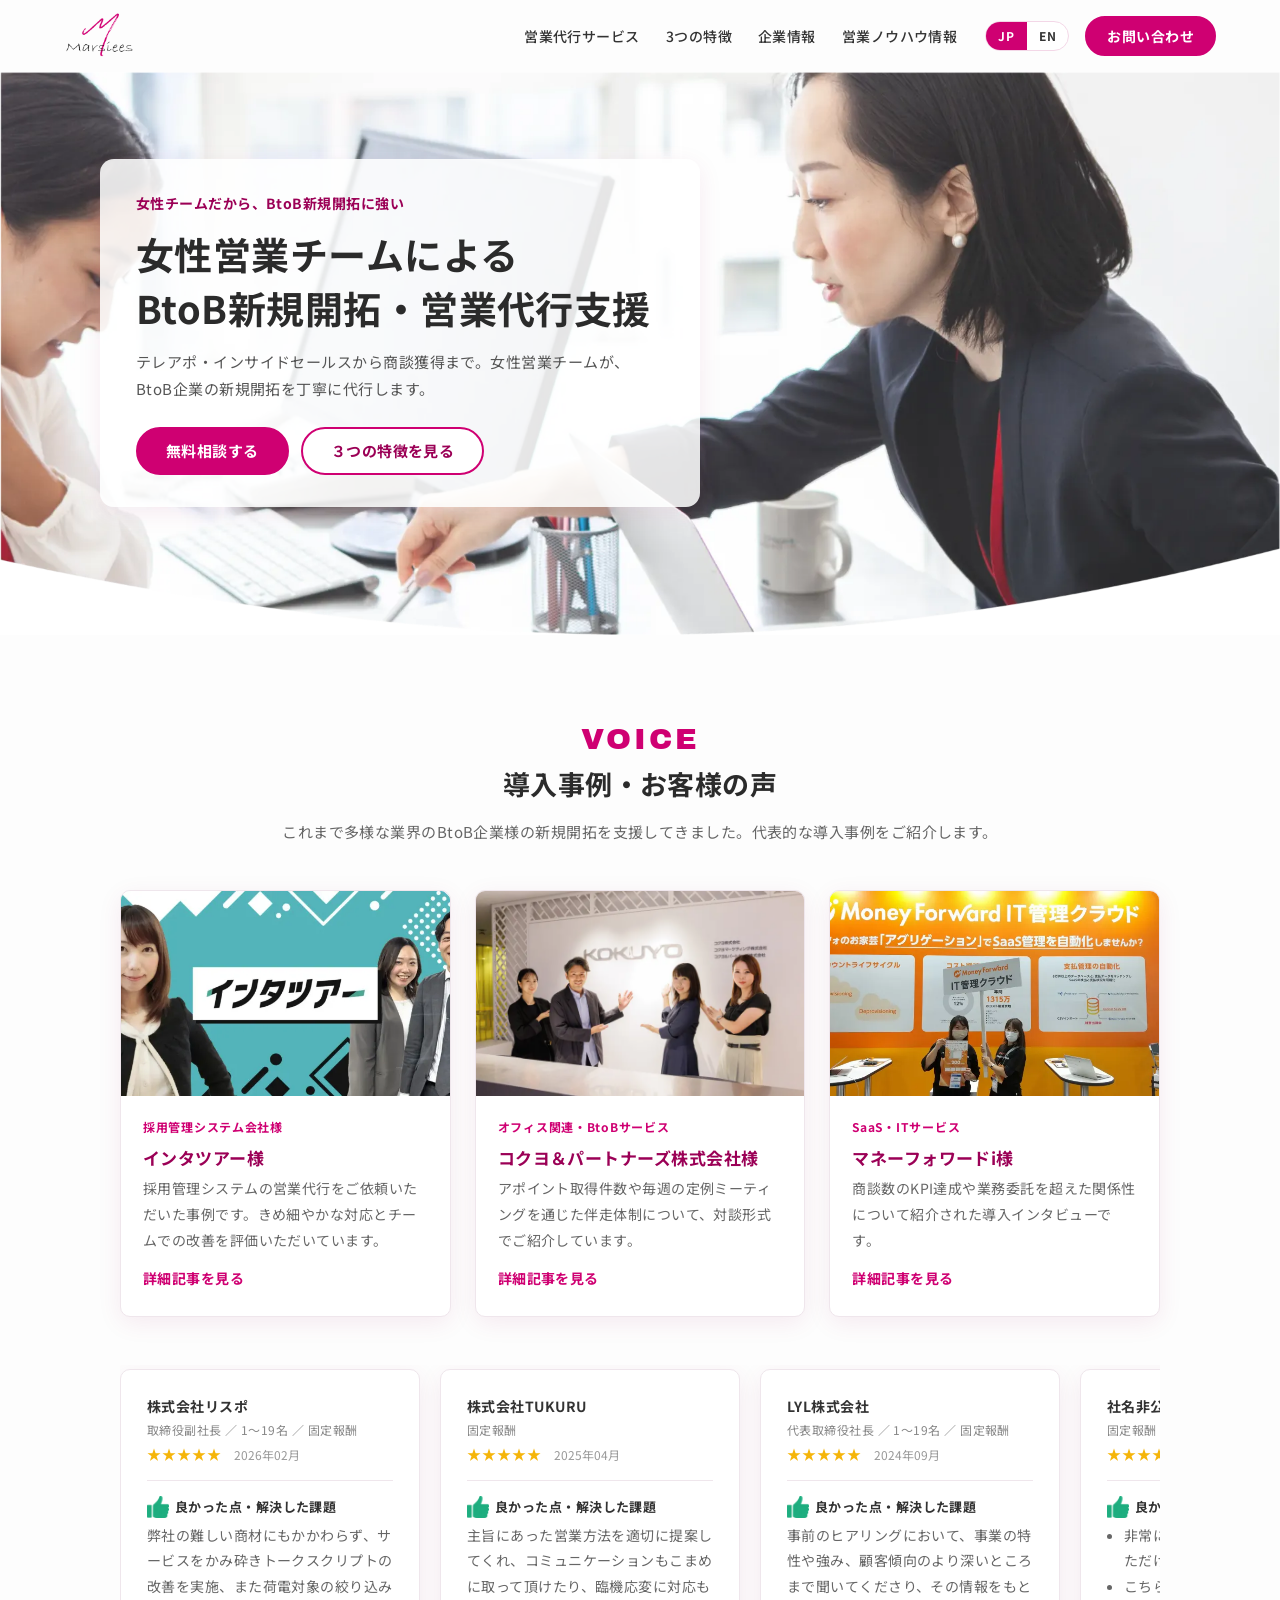
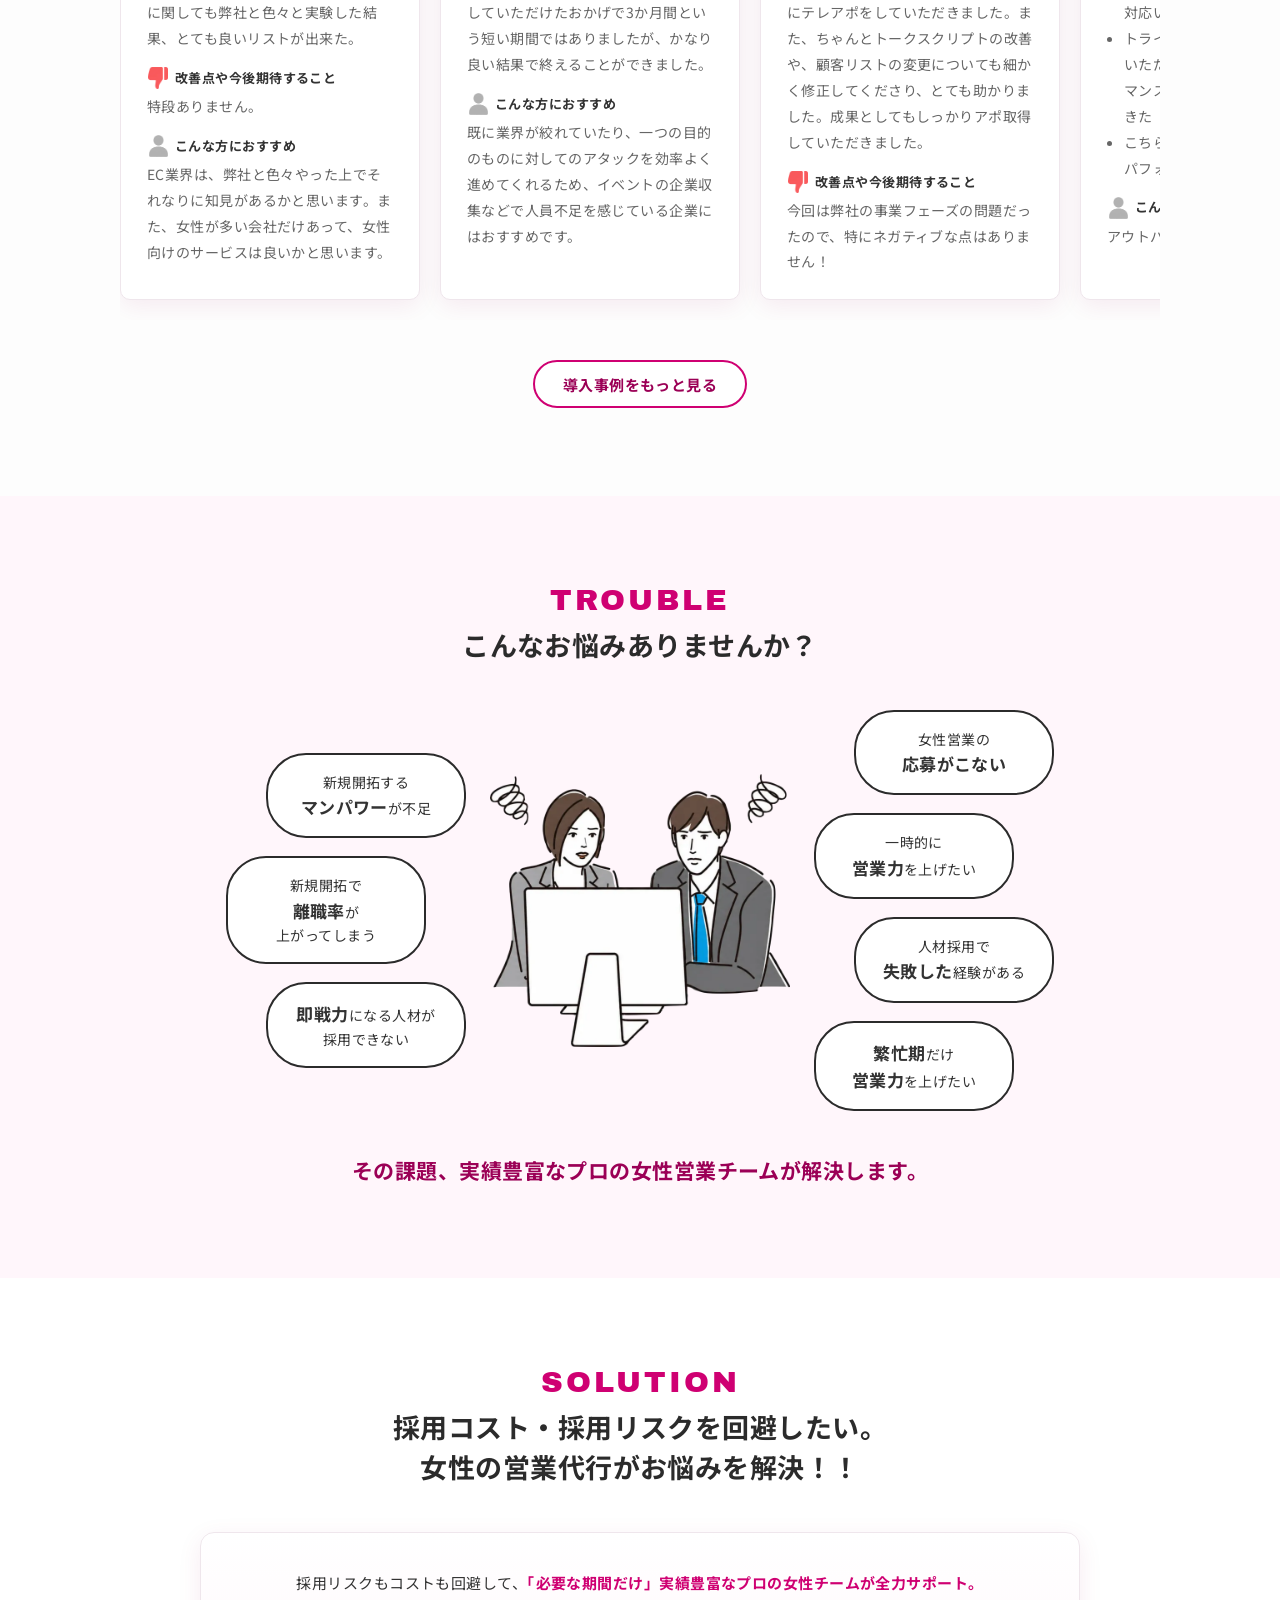
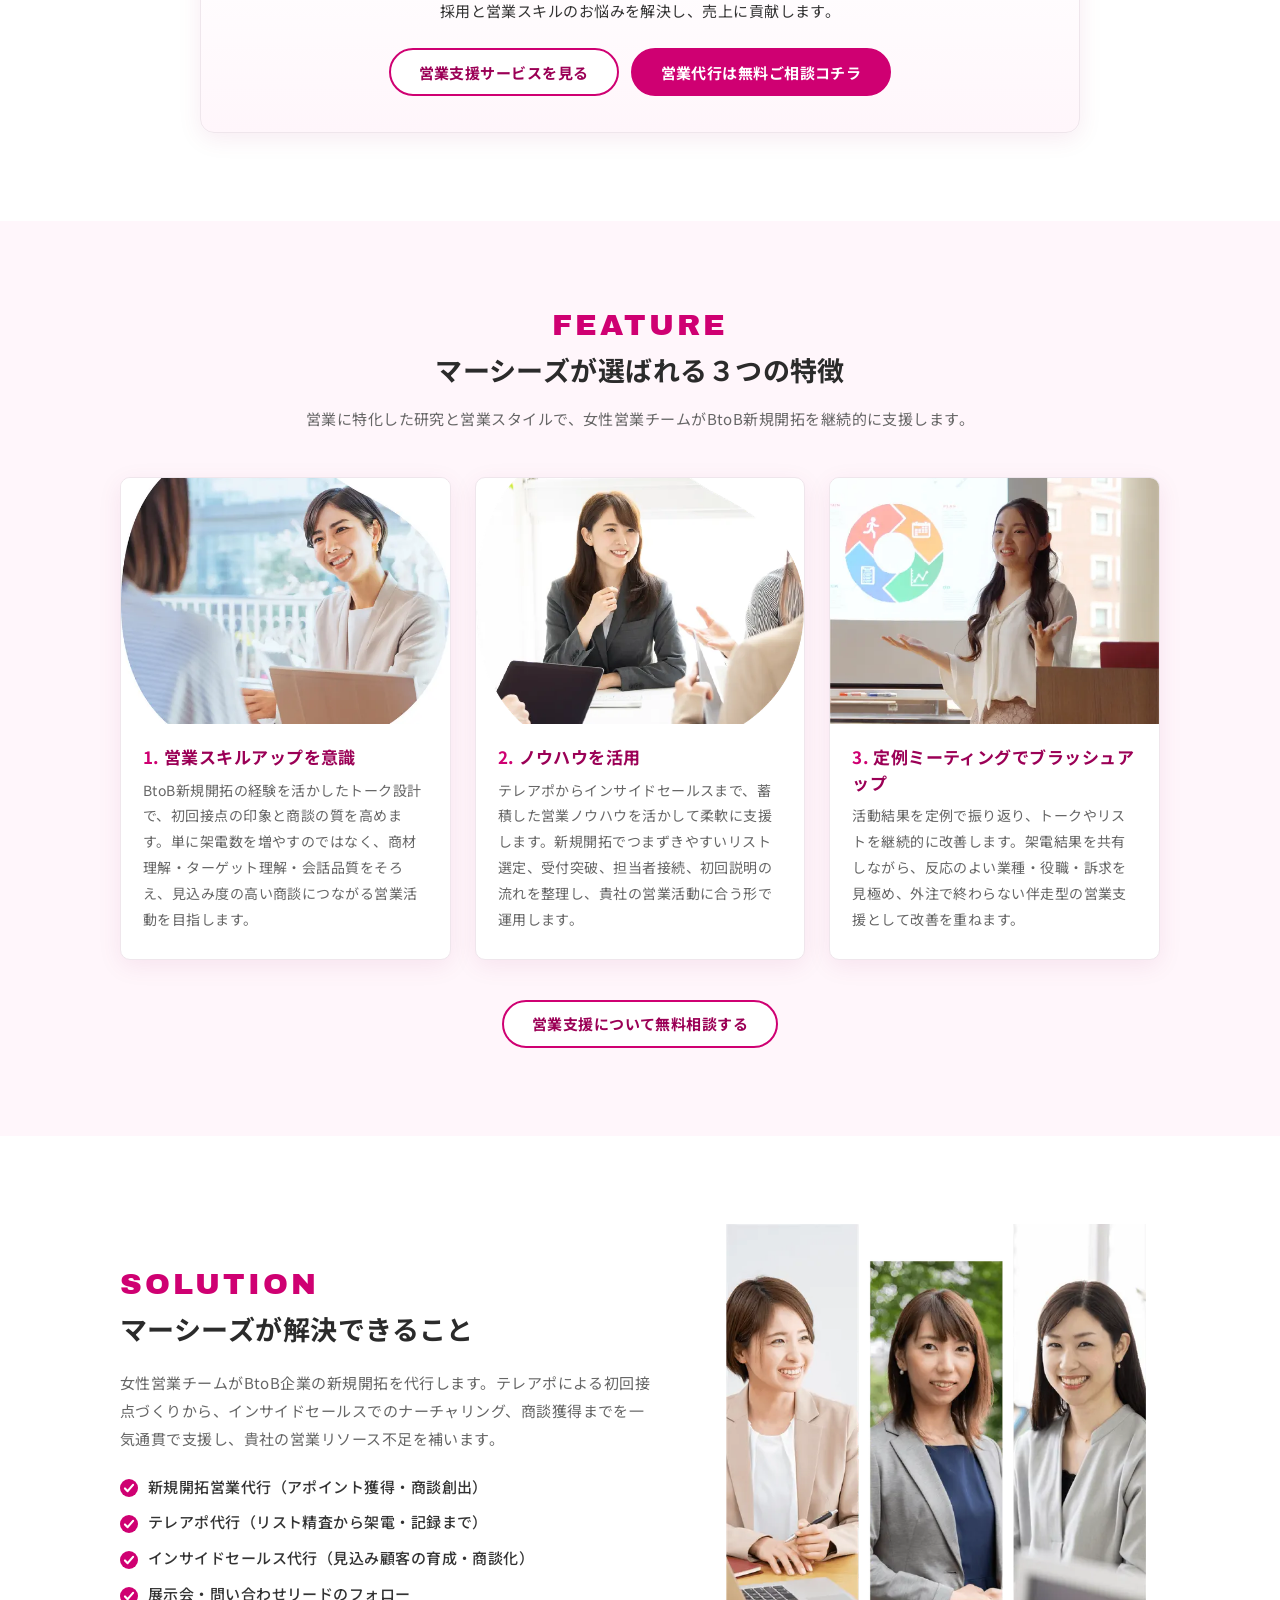
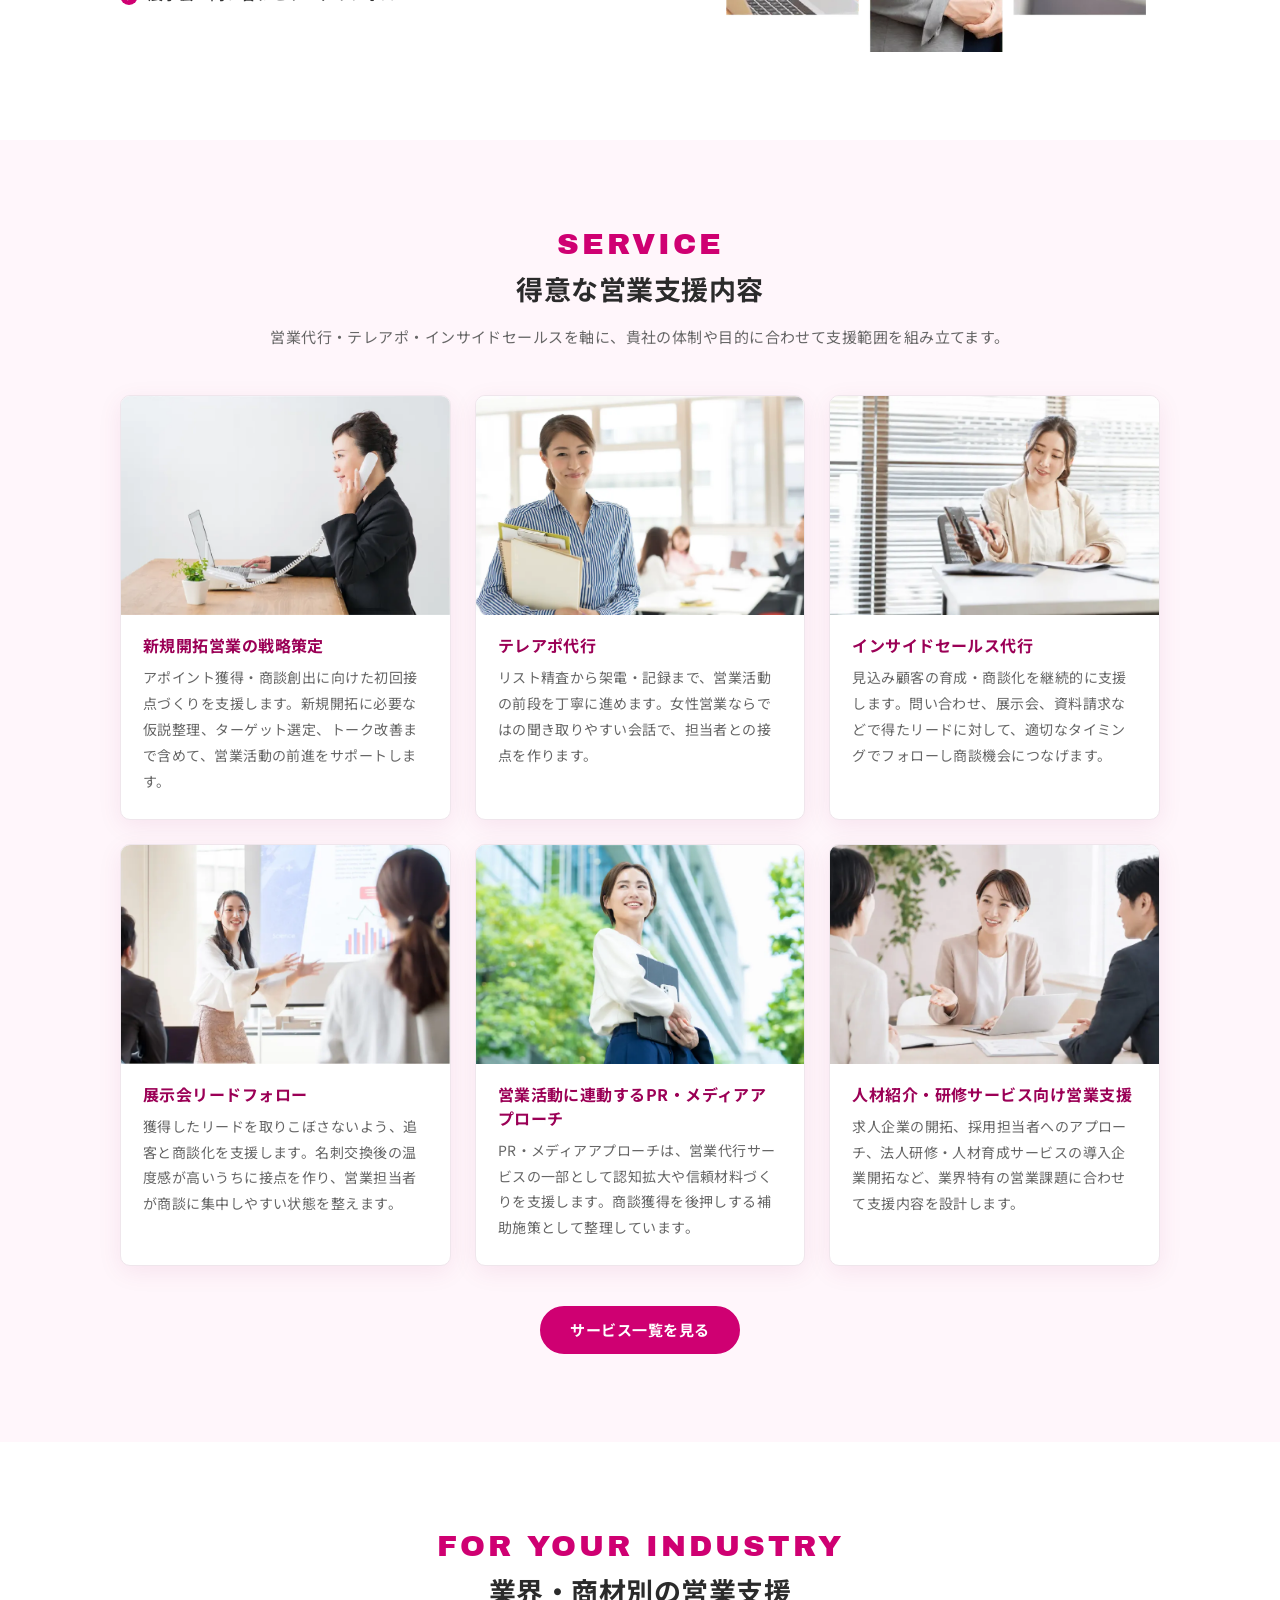
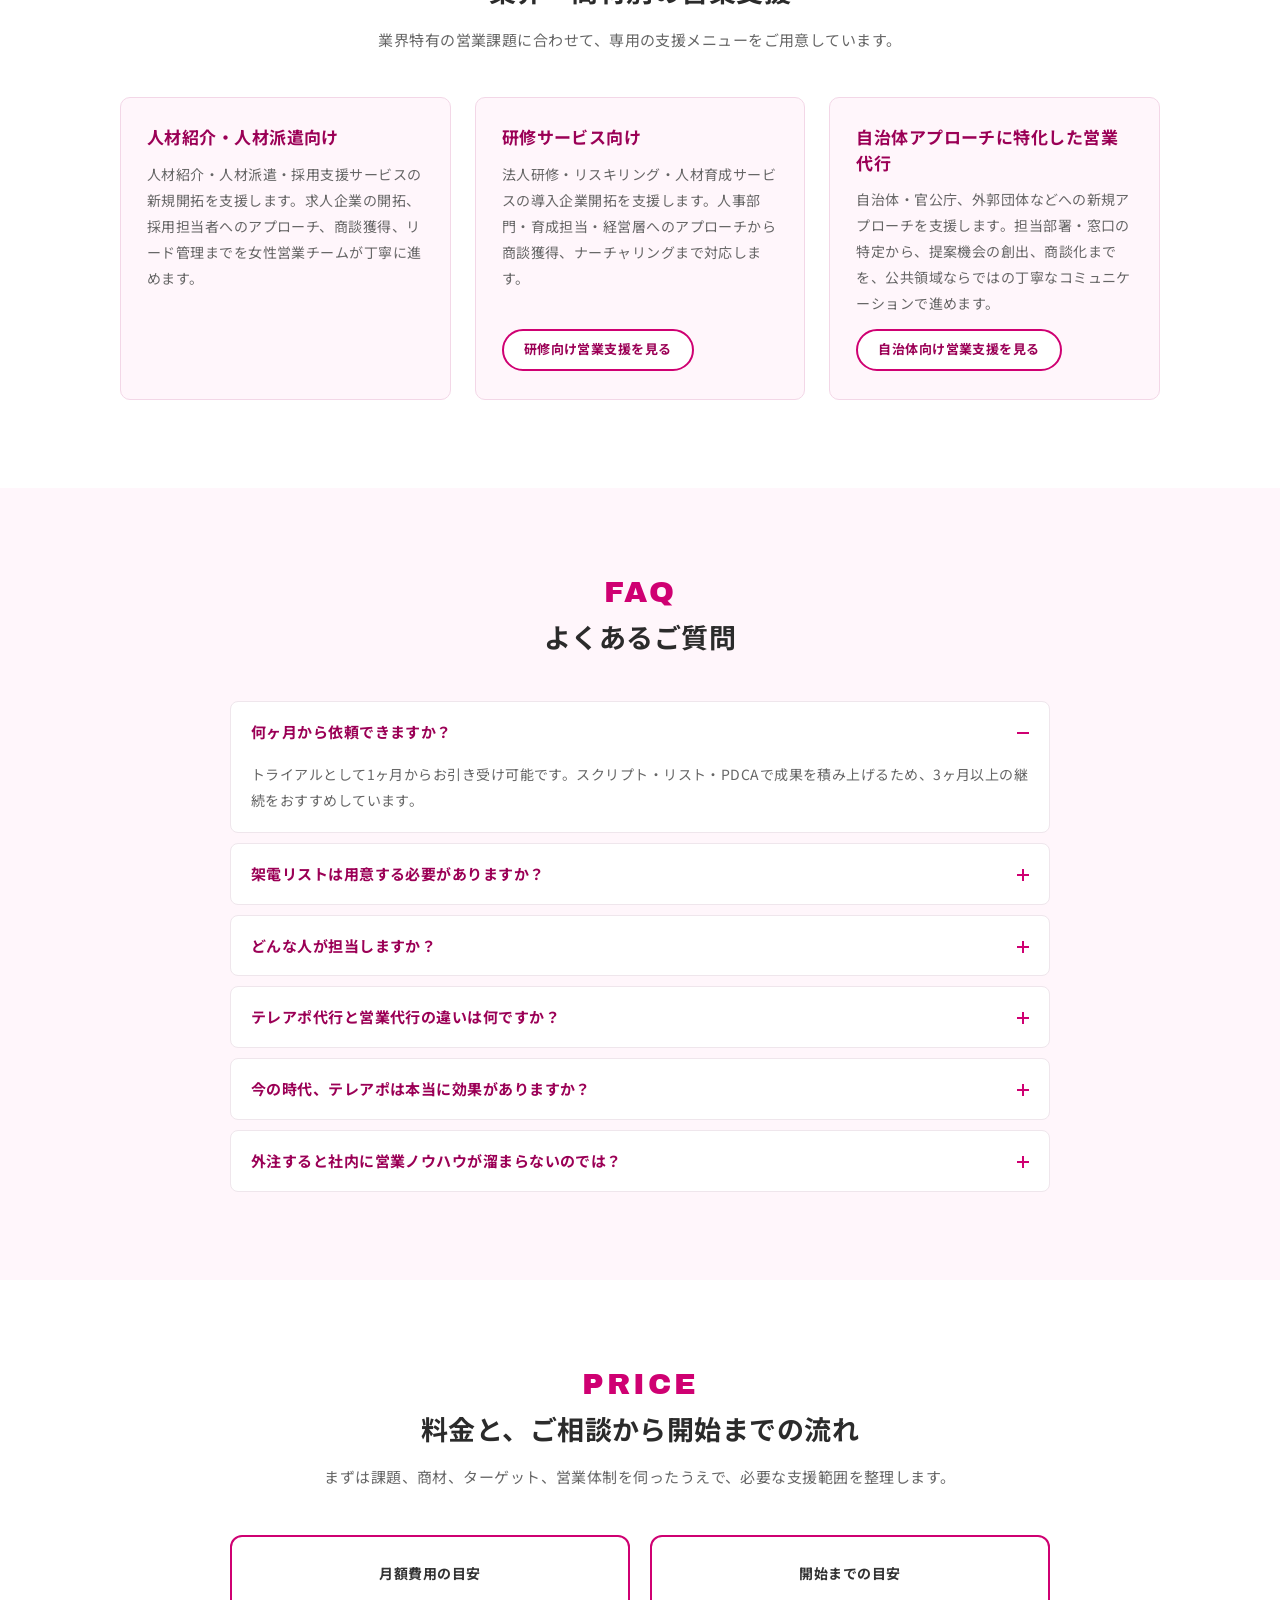
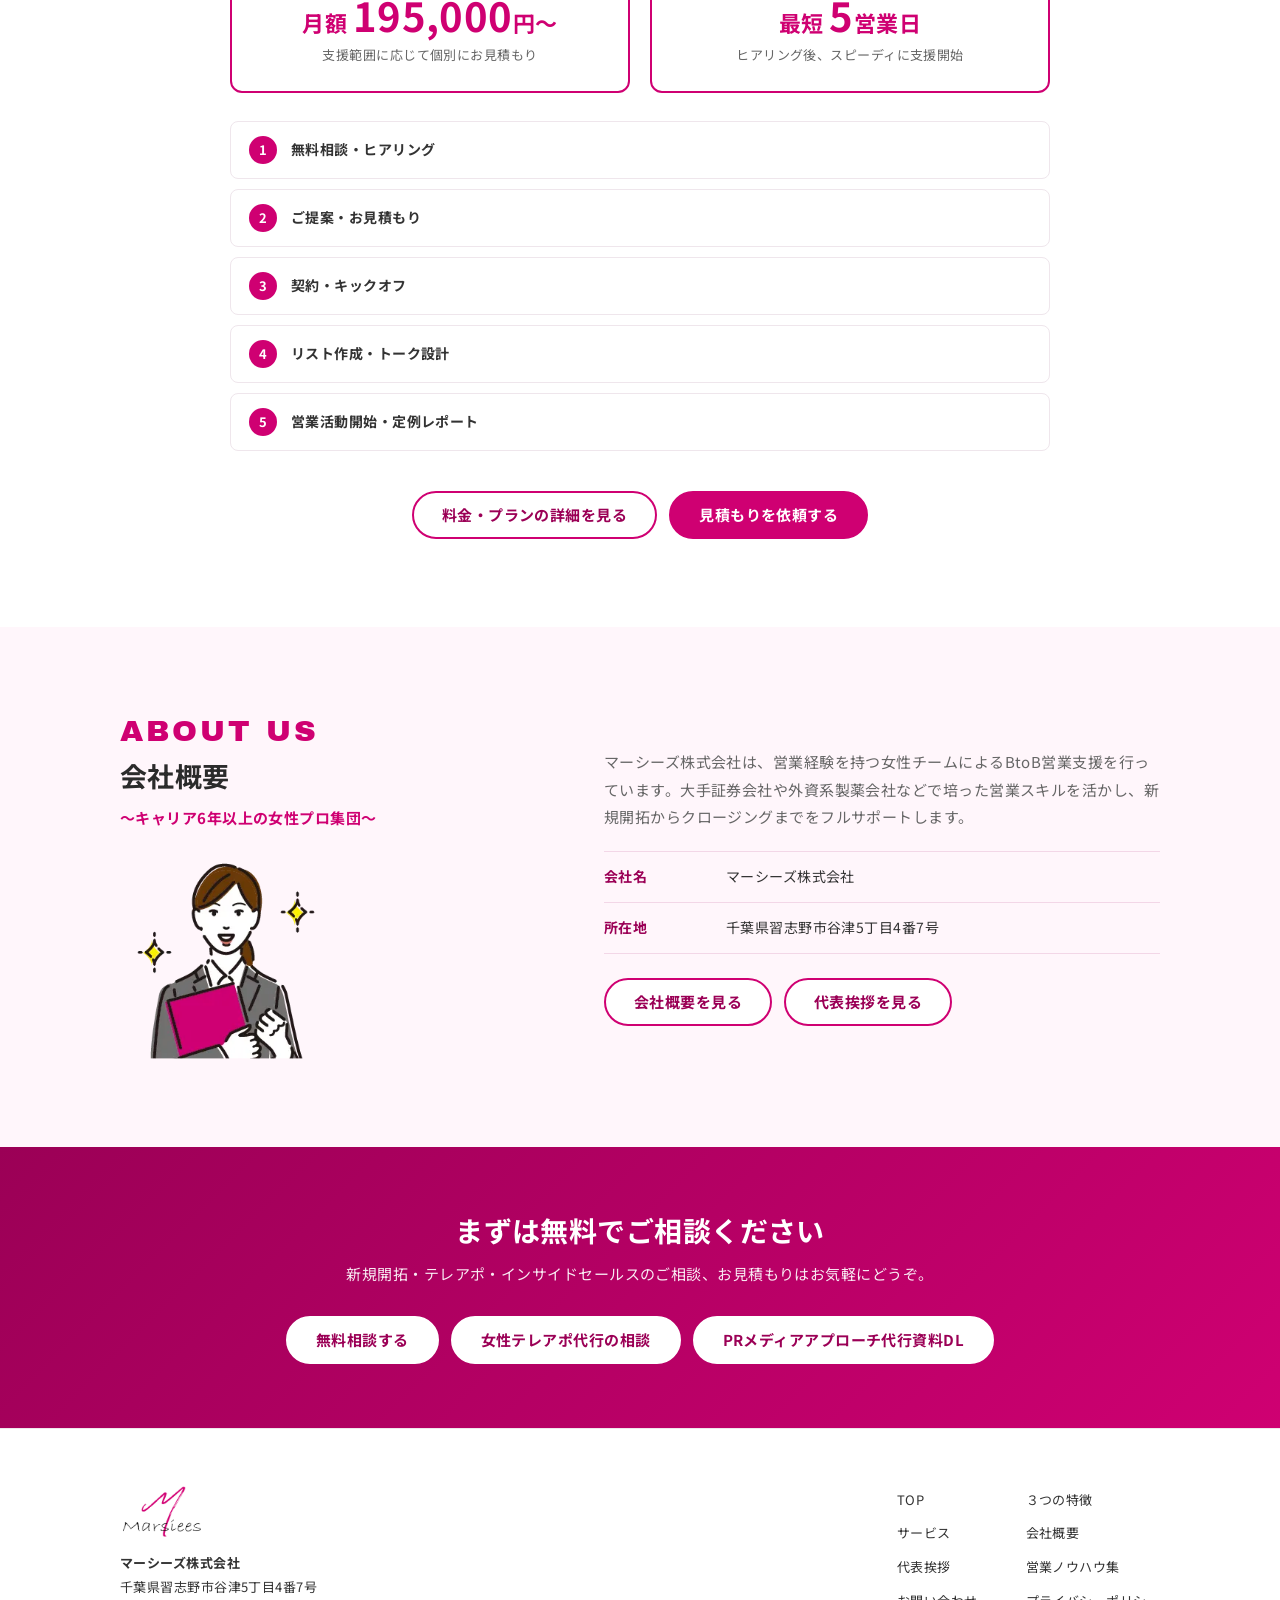
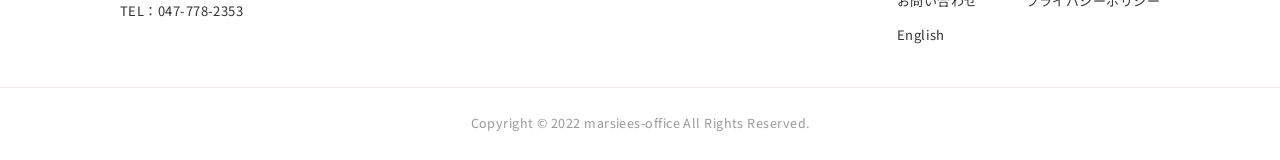
<file: index.html>
<!DOCTYPE html>
<html lang="ja">
<head>
<meta charset="UTF-8">
<meta name="viewport" content="width=device-width, initial-scale=1">
<title>営業代行は女性営業チームの【マーシーズ株式会社】へお任せ</title>
<meta name="description" content="女性営業チームによるBtoB新規開拓・営業代行支援。テレアポ・インサイドセールスから商談獲得まで、キャリア6年以上の女性プロ集団が丁寧に代行します。">
<link rel="canonical" href="https://marsiees.com/">
<link rel="alternate" hreflang="ja" href="https://marsiees.com/">
<link rel="alternate" hreflang="en" href="https://marsiees.com/en/">
<link rel="alternate" hreflang="x-default" href="https://marsiees.com/">
<meta name="theme-color" content="#cf0072">
<meta property="og:type" content="website">
<meta property="og:site_name" content="マーシーズ株式会社">
<meta property="og:locale" content="ja_JP">
<meta property="og:locale:alternate" content="en_US">
<meta property="og:title" content="営業代行は女性営業チームの【マーシーズ株式会社】へお任せ">
<meta property="og:description" content="女性営業チームによるBtoB新規開拓・営業代行支援。テレアポ・インサイドセールスから商談獲得まで、キャリア6年以上の女性プロ集団が丁寧に代行します。">
<meta property="og:url" content="https://marsiees.com/">
<meta property="og:image" content="https://marsiees.com/images/ogp.jpg">
<meta name="twitter:card" content="summary_large_image">
<link rel="icon" href="images/favicon-32.png" sizes="32x32">
<link rel="icon" href="images/icon-192.png" sizes="192x192">
<link rel="apple-touch-icon" href="images/apple-touch-icon.png">
<link rel="preload" as="image" href="images/hero-01.webp" media="(min-width: 769px)">
<link rel="preload" as="image" href="images/hero-01-sp.webp" media="(max-width: 768px)">
<link rel="preconnect" href="https://fonts.googleapis.com">
<link rel="preconnect" href="https://fonts.gstatic.com" crossorigin>
<link rel="stylesheet" href="https://fonts.googleapis.com/css2?family=Archivo+Black&family=Noto+Sans+JP:wght@400;500;700;800&display=swap">
<link rel="stylesheet" href="css/style.css">
<script type="application/ld+json">
{
  "@context": "https://schema.org",
  "@type": "ProfessionalService",
  "telephone": "+81-47-778-2353",
  "address": {
    "@type": "PostalAddress",
    "streetAddress": "谷津5丁目4番7号",
    "addressLocality": "習志野市",
    "addressRegion": "千葉県",
    "postalCode": "275-0026",
    "addressCountry": "JP"
  },
  "logo": "https://marsiees.com/images/logo.png",
  "image": "https://marsiees.com/images/ogp.jpg",
  "areaServed": "JP",
  "priceRange": "JPY 195,000~ / month",
  "name": "マーシーズ株式会社",
  "alternateName": "Marsiees Inc.",
  "url": "https://marsiees.com/",
  "description": "女性営業チームによるBtoB新規開拓・営業代行支援。"
}
</script>
</head>
<body>
<a class="skip" href="#main">本文へスキップ</a>

<header class="header" id="header">
  <div class="header__inner">
    <a class="header__logo" href="./">
      <img src="images/logo.png" alt="マーシーズ株式会社" width="120" height="76">
    </a>
    <nav class="gnav" id="gnav" aria-label="メインメニュー">
      <ul class="gnav__list">
        <li><a href="https://marsiees.com/service/">営業代行サービス</a></li>
        <li><a href="#feature">3つの特徴</a></li>
        <li><a href="https://marsiees.com/about/">企業情報</a></li>
        <li><a href="https://marsiees.com/column/">営業ノウハウ情報</a></li>
      </ul>
      <div class="gnav__sub">
        <div class="lang" aria-label="言語切り替え">
          <span class="lang__item is-current" aria-current="true">JP</span>
          <a class="lang__item" href="en/" hreflang="en" lang="en">EN</a>
        </div>
        <a class="btn btn--primary gnav__cta" href="https://marsiees.com/contact/">お問い合わせ</a>
      </div>
    </nav>
    <button class="menu-btn" id="menuBtn" type="button" aria-label="メニューを開く" aria-expanded="false" aria-controls="gnav" data-open="メニューを開く" data-close="メニューを閉じる">
      <span></span><span></span><span></span>
    </button>
  </div>
</header>

<main id="main">

  <section class="hero">
    <div class="hero__slides" aria-hidden="true">
      <picture class="hero__slide is-active">
        <source media="(max-width: 768px)" srcset="images/hero-01-sp.webp">
        <img src="images/hero-01.webp" alt="" width="1920" height="844" fetchpriority="high">
      </picture>
      <picture class="hero__slide">
        <source media="(max-width: 768px)" srcset="images/hero-02-sp.webp">
        <img src="images/hero-02.webp" alt="" width="1920" height="844" loading="lazy">
      </picture>
      <picture class="hero__slide">
        <source media="(max-width: 768px)" srcset="images/hero-03-sp.webp">
        <img src="images/hero-03.webp" alt="" width="1920" height="844" loading="lazy">
      </picture>
    </div>
    <div class="hero__body">
      <div class="hero__box">
        <p class="hero__eyebrow">女性チームだから、BtoB新規開拓に強い</p>
        <h1 class="hero__title"><span>女性営業チームによる</span><span>BtoB新規開拓・</span><span>営業代行支援</span></h1>
        <p class="hero__copy">テレアポ・インサイドセールスから商談獲得まで。女性営業チームが、BtoB企業の新規開拓を丁寧に代行します。</p>
        <div class="hero__actions">
          <a class="btn btn--primary" href="https://marsiees.com/contact/">無料相談する</a>
          <a class="btn btn--ghost" href="#feature">３つの特徴を見る</a>
        </div>
      </div>
    </div>
  </section>

  <section class="section voice" id="voice">
    <div class="inner">
      <div class="sec-head">
        <span class="sec-head__en">Voice</span>
        <h2>導入事例・お客様の声</h2>
        <p>これまで多様な業界のBtoB企業様の新規開拓を支援してきました。代表的な導入事例をご紹介します。</p>
      </div>

      <div class="grid grid--3 cases">
        <article class="card case-card">
          <img src="images/case-intertour.webp" alt="インタツアー様とマーシーズ" width="720" height="379" loading="lazy">
          <div class="case-card__body">
            <span class="tag">採用管理システム会社様</span>
            <h3>インタツアー様</h3>
            <p>採用管理システムの営業代行をご依頼いただいた事例です。きめ細やかな対応とチームでの改善を評価いただいています。</p>
            <a class="text-link" href="https://marsiees.com/case/">詳細記事を見る</a>
          </div>
        </article>
        <article class="card case-card">
          <img src="images/case-kokuyo.webp" alt="コクヨ＆パートナーズ株式会社様とマーシーズ" width="720" height="480" loading="lazy">
          <div class="case-card__body">
            <span class="tag">オフィス関連・BtoBサービス</span>
            <h3>コクヨ＆パートナーズ株式会社様</h3>
            <p>アポイント取得件数や毎週の定例ミーティングを通じた伴走体制について、対談形式でご紹介しています。</p>
            <a class="text-link" href="https://marsiees.com/case/">詳細記事を見る</a>
          </div>
        </article>
        <article class="card case-card">
          <img src="images/case-mfi.webp" alt="マネーフォワードi様" width="720" height="405" loading="lazy">
          <div class="case-card__body">
            <span class="tag">SaaS・ITサービス</span>
            <h3>マネーフォワードi様</h3>
            <p>商談数のKPI達成や業務委託を超えた関係性について紹介された導入インタビューです。</p>
            <a class="text-link" href="https://marsiees.com/case/">詳細記事を見る</a>
          </div>
        </article>
      </div>

      <div class="reviews" tabindex="0" aria-label="お客様の声">
        <article class="review">
          <header class="review__head">
            <p class="review__name">株式会社リスポ</p>
            <p class="review__meta">取締役副社長 ／ 1〜19名 ／ 固定報酬</p>
            <p class="review__stars"><span aria-hidden="true">★★★★★</span><span class="visually-hidden">5点満点中5点</span> <time datetime="2026-02">2026年02月</time></p>
          </header>
          <h3 class="review__label review__label--good">良かった点・解決した課題</h3>
          <p>弊社の難しい商材にもかかわらず、サービスをかみ砕きトークスクリプトの改善を実施、また荷電対象の絞り込みに関しても弊社と色々と実験した結果、とても良いリストが出来た。</p>
          <h3 class="review__label review__label--bad">改善点や今後期待すること</h3>
          <p>特段ありません。</p>
          <h3 class="review__label review__label--human">こんな方におすすめ</h3>
          <p>EC業界は、弊社と色々やった上でそれなりに知見があるかと思います。また、女性が多い会社だけあって、女性向けのサービスは良いかと思います。</p>
        </article>
        <article class="review">
          <header class="review__head">
            <p class="review__name">株式会社TUKURU</p>
            <p class="review__meta">固定報酬</p>
            <p class="review__stars"><span aria-hidden="true">★★★★★</span><span class="visually-hidden">5点満点中5点</span> <time datetime="2025-04">2025年04月</time></p>
          </header>
          <h3 class="review__label review__label--good">良かった点・解決した課題</h3>
          <p>主旨にあった営業方法を適切に提案してくれ、コミュニケーションもこまめに取って頂けたり、臨機応変に対応もしていただけたおかげで3か月間という短い期間ではありましたが、かなり良い結果で終えることができました。</p>
          <h3 class="review__label review__label--human">こんな方におすすめ</h3>
          <p>既に業界が絞れていたり、一つの目的のものに対してのアタックを効率よく進めてくれるため、イベントの企業収集などで人員不足を感じている企業にはおすすめです。</p>
        </article>
        <article class="review">
          <header class="review__head">
            <p class="review__name">LYL株式会社</p>
            <p class="review__meta">代表取締役社長 ／ 1〜19名 ／ 固定報酬</p>
            <p class="review__stars"><span aria-hidden="true">★★★★★</span><span class="visually-hidden">5点満点中5点</span> <time datetime="2024-09">2024年09月</time></p>
          </header>
          <h3 class="review__label review__label--good">良かった点・解決した課題</h3>
          <p>事前のヒアリングにおいて、事業の特性や強み、顧客傾向のより深いところまで聞いてくださり、その情報をもとにテレアポをしていただきました。また、ちゃんとトークスクリプトの改善や、顧客リストの変更についても細かく修正してくださり、とても助かりました。成果としてもしっかりアポ取得していただきました。</p>
          <h3 class="review__label review__label--bad">改善点や今後期待すること</h3>
          <p>今回は弊社の事業フェーズの問題だったので、特にネガティブな点はありません！</p>
        </article>
        <article class="review">
          <header class="review__head">
            <p class="review__name">社名非公開</p>
            <p class="review__meta">固定報酬</p>
            <p class="review__stars"><span aria-hidden="true">★★★★★</span><span class="visually-hidden">5点満点中5点</span> <time datetime="2024-01">2024年01月</time></p>
          </header>
          <h3 class="review__label review__label--good">良かった点・解決した課題</h3>
          <ul class="review__list">
            <li>非常にスピード感をもって対応いただけた</li>
            <li>こちらの意向を汲み取り、柔軟に対応いただけた</li>
            <li>トライアルでアウトバウンドしていただけたので、実際にパフォーマンスを適切に評価することができた</li>
            <li>こちらが想定している以上に高いパフォーマンスを出してくれた</li>
          </ul>
          <h3 class="review__label review__label--human">こんな方におすすめ</h3>
          <p>アウトバウンド営業</p>
        </article>
      </div>

      <div class="btn-row">
        <a class="btn btn--ghost" href="https://marsiees.com/case/">導入事例をもっと見る</a>
      </div>
    </div>
  </section>

  <section class="section section--pink trouble" id="trouble">
    <div class="inner">
      <div class="sec-head">
        <span class="sec-head__en">Trouble</span>
        <h2>こんなお悩みありませんか？</h2>
      </div>
      <div class="trouble__wrap">
        <ul class="bubbles bubbles--left">
          <li class="bubble">新規開拓する<br><strong>マンパワー</strong>が不足</li>
          <li class="bubble">新規開拓で<br><strong>離職率</strong>が<br>上がってしまう</li>
          <li class="bubble"><strong>即戦力</strong>になる人材が<br>採用できない</li>
        </ul>
        <figure class="trouble__img">
          <img src="images/challenges.webp" alt="パソコンの前で悩む男女の担当者" width="720" height="656" loading="lazy">
        </figure>
        <ul class="bubbles bubbles--right">
          <li class="bubble">女性営業の<br><strong>応募がこない</strong></li>
          <li class="bubble">一時的に<br><strong>営業力</strong>を上げたい</li>
          <li class="bubble">人材採用で<br><strong>失敗した</strong>経験がある</li>
          <li class="bubble"><strong>繁忙期</strong>だけ<br><strong>営業力</strong>を上げたい</li>
        </ul>
      </div>
      <p class="trouble__answer">その課題、実績豊富なプロの女性営業チームが解決します。</p>
    </div>
  </section>

  <section class="section section--white solution-box">
    <div class="inner">
      <div class="sec-head">
        <span class="sec-head__en">Solution</span>
        <h2><span>採用コスト・</span><span>採用リスクを回避したい。</span><br><span>女性の営業代行が</span><span>お悩みを解決！！</span></h2>
      </div>
      <div class="solution-box__body">
        <p>採用リスクもコストも回避して、<strong>「必要な期間だけ」実績豊富なプロの女性チームが全力サポート。</strong><br>採用と営業スキルのお悩みを解決し、売上に貢献します。</p>
        <div class="btn-row">
          <a class="btn btn--ghost" href="https://marsiees.com/service/">営業支援サービスを見る</a>
          <a class="btn btn--primary" href="https://marsiees.com/contact/">営業代行は無料ご相談コチラ</a>
        </div>
      </div>
    </div>
  </section>

  <section class="section section--pink feature" id="feature">
    <div class="inner">
      <div class="sec-head">
        <span class="sec-head__en">Feature</span>
        <h2>マーシーズが選ばれる３つの特徴</h2>
        <p>営業に特化した研究と営業スタイルで、女性営業チームがBtoB新規開拓を継続的に支援します。</p>
      </div>
      <div class="grid grid--3">
        <article class="card feature-card">
          <img src="images/feature-01.webp" alt="お客様と打ち合わせをする女性営業" width="600" height="566" loading="lazy">
          <div class="feature-card__body">
            <h3><span>1.</span>営業スキルアップを意識</h3>
            <p>BtoB新規開拓の経験を活かしたトーク設計で、初回接点の印象と商談の質を高めます。単に架電数を増やすのではなく、商材理解・ターゲット理解・会話品質をそろえ、見込み度の高い商談につながる営業活動を目指します。</p>
          </div>
        </article>
        <article class="card feature-card">
          <img src="images/feature-02.webp" alt="ノートパソコンを持つ女性営業" width="600" height="566" loading="lazy">
          <div class="feature-card__body">
            <h3><span>2.</span>ノウハウを活用</h3>
            <p>テレアポからインサイドセールスまで、蓄積した営業ノウハウを活かして柔軟に支援します。新規開拓でつまずきやすいリスト選定、受付突破、担当者接続、初回説明の流れを整理し、貴社の営業活動に合う形で運用します。</p>
          </div>
        </article>
        <article class="card feature-card">
          <img src="images/feature-03.webp" alt="定例ミーティングで説明する女性営業" width="600" height="570" loading="lazy">
          <div class="feature-card__body">
            <h3><span>3.</span>定例ミーティングでブラッシュアップ</h3>
            <p>活動結果を定例で振り返り、トークやリストを継続的に改善します。架電結果を共有しながら、反応のよい業種・役職・訴求を見極め、外注で終わらない伴走型の営業支援として改善を重ねます。</p>
          </div>
        </article>
      </div>
      <div class="btn-row">
        <a class="btn btn--ghost" href="https://marsiees.com/contact/">営業支援について無料相談する</a>
      </div>
    </div>
  </section>

  <section class="section section--white can-do">
    <div class="inner can-do__inner">
      <div class="can-do__text">
        <div class="sec-head sec-head--left">
          <span class="sec-head__en">Solution</span>
          <h2>マーシーズが解決できること</h2>
        </div>
        <p>女性営業チームがBtoB企業の新規開拓を代行します。テレアポによる初回接点づくりから、インサイドセールスでのナーチャリング、商談獲得までを一気通貫で支援し、貴社の営業リソース不足を補います。</p>
        <ul class="checklist">
          <li>新規開拓営業代行（アポイント獲得・商談創出）</li>
          <li>テレアポ代行（リスト精査から架電・記録まで）</li>
          <li>インサイドセールス代行（見込み顧客の育成・商談化）</li>
          <li>展示会・問い合わせリードのフォロー</li>
        </ul>
      </div>
      <figure class="can-do__img">
        <img src="images/team.webp" alt="マーシーズの女性営業チーム3名" width="640" height="652" loading="lazy">
      </figure>
    </div>
  </section>

  <section class="section section--pink service" id="service">
    <div class="inner">
      <div class="sec-head">
        <span class="sec-head__en">Service</span>
        <h2>得意な営業支援内容</h2>
        <p>営業代行・テレアポ・インサイドセールスを軸に、貴社の体制や目的に合わせて支援範囲を組み立てます。</p>
      </div>
      <div class="grid grid--3">
        <article class="card service-card">
          <img src="images/service-strategy.webp" alt="電話で営業する女性" width="840" height="559" loading="lazy">
          <div class="service-card__body">
            <h3>新規開拓営業の戦略策定</h3>
            <p>アポイント獲得・商談創出に向けた初回接点づくりを支援します。新規開拓に必要な仮説整理、ターゲット選定、トーク改善まで含めて、営業活動の前進をサポートします。</p>
          </div>
        </article>
        <article class="card service-card">
          <img src="images/step-test.webp" alt="資料を持つ女性営業" width="840" height="559" loading="lazy">
          <div class="service-card__body">
            <h3>テレアポ代行</h3>
            <p>リスト精査から架電・記録まで、営業活動の前段を丁寧に進めます。女性営業ならではの聞き取りやすい会話で、担当者との接点を作ります。</p>
          </div>
        </article>
        <article class="card service-card">
          <img src="images/service-inside.webp" alt="パソコンで作業する女性営業" width="840" height="525" loading="lazy">
          <div class="service-card__body">
            <h3>インサイドセールス代行</h3>
            <p>見込み顧客の育成・商談化を継続的に支援します。問い合わせ、展示会、資料請求などで得たリードに対して、適切なタイミングでフォローし商談機会につなげます。</p>
          </div>
        </article>
        <article class="card service-card">
          <img src="images/step-growth.webp" alt="プレゼンをする女性営業" width="840" height="559" loading="lazy">
          <div class="service-card__body">
            <h3>展示会リードフォロー</h3>
            <p>獲得したリードを取りこぼさないよう、追客と商談化を支援します。名刺交換後の温度感が高いうちに接点を作り、営業担当者が商談に集中しやすい状態を整えます。</p>
          </div>
        </article>
        <article class="card service-card">
          <img src="images/service-pr.webp" alt="屋外で資料を持つ女性" width="840" height="559" loading="lazy">
          <div class="service-card__body">
            <h3>営業活動に連動するPR・メディアアプローチ</h3>
            <p>PR・メディアアプローチは、営業代行サービスの一部として認知拡大や信頼材料づくりを支援します。商談獲得を後押しする補助施策として整理しています。</p>
          </div>
        </article>
        <article class="card service-card">
          <img src="images/service-hr.webp" alt="研修サービスの営業支援イメージ" width="840" height="525" loading="lazy">
          <div class="service-card__body">
            <h3>人材紹介・研修サービス向け営業支援</h3>
            <p>求人企業の開拓、採用担当者へのアプローチ、法人研修・人材育成サービスの導入企業開拓など、業界特有の営業課題に合わせて支援内容を設計します。</p>
          </div>
        </article>
      </div>
      <div class="btn-row">
        <a class="btn btn--primary" href="https://marsiees.com/service/">サービス一覧を見る</a>
      </div>
    </div>
  </section>

  <section class="section section--white industry">
    <div class="inner">
      <div class="sec-head">
        <span class="sec-head__en">For your industry</span>
        <h2>業界・商材別の営業支援</h2>
        <p>業界特有の営業課題に合わせて、専用の支援メニューをご用意しています。</p>
      </div>
      <div class="grid grid--3">
        <article class="industry-card">
          <h3>人材紹介・人材派遣向け</h3>
          <p>人材紹介・人材派遣・採用支援サービスの新規開拓を支援します。求人企業の開拓、採用担当者へのアプローチ、商談獲得、リード管理までを女性営業チームが丁寧に進めます。</p>
        </article>
        <article class="industry-card">
          <h3>研修サービス向け</h3>
          <p>法人研修・リスキリング・人材育成サービスの導入企業開拓を支援します。人事部門・育成担当・経営層へのアプローチから商談獲得、ナーチャリングまで対応します。</p>
          <a class="btn btn--ghost" href="https://marsiees.com/service/training-sales-outsourcing/">研修向け営業支援を見る</a>
        </article>
        <article class="industry-card">
          <h3>自治体アプローチに特化した営業代行</h3>
          <p>自治体・官公庁、外郭団体などへの新規アプローチを支援します。担当部署・窓口の特定から、提案機会の創出、商談化までを、公共領域ならではの丁寧なコミュニケーションで進めます。</p>
          <a class="btn btn--ghost" href="https://marsiees.com/service/local-government-sales-outsourcing/">自治体向け営業支援を見る</a>
        </article>
      </div>
    </div>
  </section>

  <section class="section section--pink faq" id="faq">
    <div class="inner inner--narrow">
      <div class="sec-head">
        <span class="sec-head__en">FAQ</span>
        <h2>よくあるご質問</h2>
      </div>
      <div class="faq__list">
        <details class="qa" open>
          <summary>何ヶ月から依頼できますか？</summary>
          <div class="qa__a"><p>トライアルとして1ヶ月からお引き受け可能です。スクリプト・リスト・PDCAで成果を積み上げるため、3ヶ月以上の継続をおすすめしています。</p></div>
        </details>
        <details class="qa">
          <summary>架電リストは用意する必要がありますか？</summary>
          <div class="qa__a"><p>お持ちの場合はご持参いただけます。ない場合もターゲット条件をヒアリングし、リスト作成からサポート可能です。</p></div>
        </details>
        <details class="qa">
          <summary>どんな人が担当しますか？</summary>
          <div class="qa__a"><p>営業経験豊富な女性スタッフが担当します。新人がアサインされてスキル不足、ということがないようにしています。</p></div>
        </details>
        <details class="qa">
          <summary>テレアポ代行と営業代行の違いは何ですか？</summary>
          <div class="qa__a"><p>テレアポ代行は「アポイント獲得」に特化した電話営業の代行、営業代行はアポ獲得から商談・クロージングまで含む支援です。マーシーズは両方に対応し、組み合わせも可能です。</p></div>
        </details>
        <details class="qa">
          <summary>今の時代、テレアポは本当に効果がありますか？</summary>
          <div class="qa__a"><p>BtoBの新規開拓では今も有効です。電話は担当者と直接会話でき、課題をその場でヒアリングして商談につなげやすい特性があります。</p></div>
        </details>
        <details class="qa">
          <summary>外注すると社内に営業ノウハウが溜まらないのでは？</summary>
          <div class="qa__a"><p>日報・週次レポート・定例ミーティングでトークや架電結果を共有し、貴社にノウハウが蓄積される伴走型でサポートします。</p></div>
        </details>
      </div>
    </div>
  </section>

  <section class="section section--white price" id="price">
    <div class="inner inner--narrow">
      <div class="sec-head">
        <span class="sec-head__en">Price</span>
        <h2>料金と、ご相談から開始までの流れ</h2>
        <p>まずは課題、商材、ターゲット、営業体制を伺ったうえで、必要な支援範囲を整理します。</p>
      </div>
      <div class="price-boxes">
        <div class="price-box">
          <p class="price-box__label">月額費用の目安</p>
          <p class="price-box__value">月額 <strong>195,000</strong>円〜</p>
          <p class="price-box__note">支援範囲に応じて個別にお見積もり</p>
        </div>
        <div class="price-box">
          <p class="price-box__label">開始までの目安</p>
          <p class="price-box__value">最短 <strong>5</strong>営業日</p>
          <p class="price-box__note">ヒアリング後、スピーディに支援開始</p>
        </div>
      </div>
      <ol class="flow">
        <li><span>1</span>無料相談・ヒアリング</li>
        <li><span>2</span>ご提案・お見積もり</li>
        <li><span>3</span>契約・キックオフ</li>
        <li><span>4</span>リスト作成・トーク設計</li>
        <li><span>5</span>営業活動開始・定例レポート</li>
      </ol>
      <div class="btn-row">
        <a class="btn btn--ghost" href="https://marsiees.com/pricing/">料金・プランの詳細を見る</a>
        <a class="btn btn--primary" href="https://marsiees.com/contact/">見積もりを依頼する</a>
      </div>
    </div>
  </section>

  <section class="section section--pink about" id="about">
    <div class="inner about__inner">
      <div class="about__head">
        <div class="sec-head sec-head--left">
          <span class="sec-head__en">About us</span>
          <h2>会社概要</h2>
        </div>
        <p class="about__catch">〜キャリア6年以上の女性プロ集団〜</p>
        <img class="about__illust" src="images/about-illust.webp" alt="資料を持つ女性営業のイラスト" width="271" height="280" loading="lazy">
      </div>
      <div class="about__body">
        <p>マーシーズ株式会社は、営業経験を持つ女性チームによるBtoB営業支援を行っています。大手証券会社や外資系製薬会社などで培った営業スキルを活かし、新規開拓からクロージングまでをフルサポートします。</p>
        <dl class="about__table">
          <div><dt>会社名</dt><dd>マーシーズ株式会社</dd></div>
          <div><dt>所在地</dt><dd>千葉県習志野市谷津5丁目4番7号</dd></div>
        </dl>
        <div class="about__btns">
          <a class="btn btn--ghost" href="https://marsiees.com/about/">会社概要を見る</a>
          <a class="btn btn--ghost" href="https://marsiees.com/about/message/">代表挨拶を見る</a>
        </div>
      </div>
    </div>
  </section>

  <section class="cta">
    <div class="inner">
      <h2 class="cta__title">まずは無料でご相談ください</h2>
      <p>新規開拓・テレアポ・インサイドセールスのご相談、お見積もりはお気軽にどうぞ。</p>
      <div class="btn-row">
        <a class="btn btn--white" href="https://marsiees.com/contact/">無料相談する</a>
        <a class="btn btn--white" href="https://marsiees.com/teleapoeidaikou/">女性テレアポ代行の相談</a>
        <a class="btn btn--white" href="https://marsiees.com/media-approach-dl/">PRメディアアプローチ代行資料DL</a>
      </div>
    </div>
  </section>

</main>

<footer class="footer">
  <div class="inner footer__inner">
    <div class="footer__info">
      <img src="images/logo.png" alt="マーシーズ株式会社" width="100" height="63" loading="lazy">
      <p class="footer__name">マーシーズ株式会社</p>
      <p>千葉県習志野市谷津5丁目4番7号<br>TEL：<a href="tel:0477782353">047-778-2353</a></p>
    </div>
    <ul class="footer__nav">
      <li><a href="./">TOP</a></li>
      <li><a href="#feature">３つの特徴</a></li>
      <li><a href="https://marsiees.com/service/">サービス</a></li>
      <li><a href="https://marsiees.com/about/">会社概要</a></li>
      <li><a href="https://marsiees.com/about/message/">代表挨拶</a></li>
      <li><a href="https://marsiees.com/column/">営業ノウハウ集</a></li>
      <li><a href="https://marsiees.com/contact/">お問い合わせ</a></li>
      <li><a href="https://marsiees.com/privacy-policy/">プライバシーポリシー</a></li>
      <li><a href="en/" hreflang="en" lang="en">English</a></li>
    </ul>
  </div>
  <p class="footer__copy"><small>Copyright &copy; 2022 marsiees-office All Rights Reserved.</small></p>
</footer>

<a class="pagetop" href="#main" aria-label="ページの先頭へ"></a>

<script src="js/main.js" defer></script>
</body>
</html>
</file>
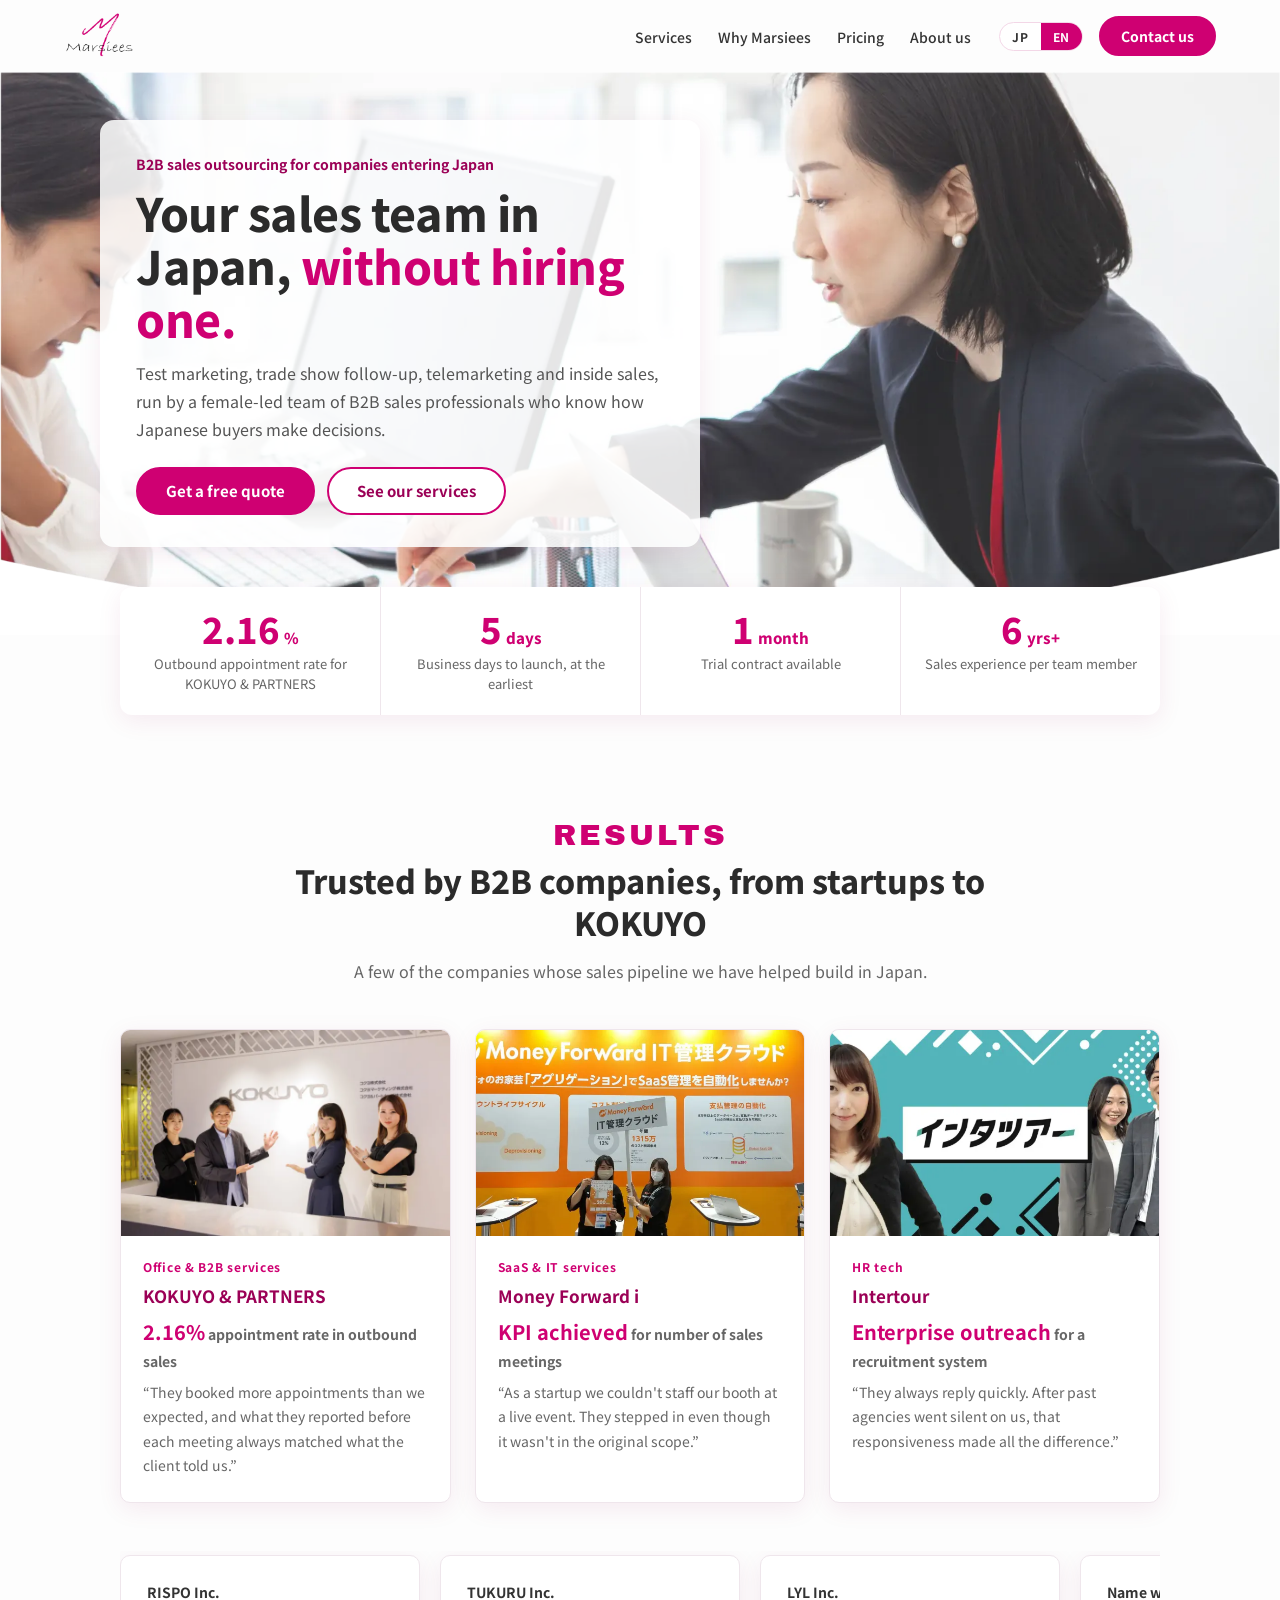
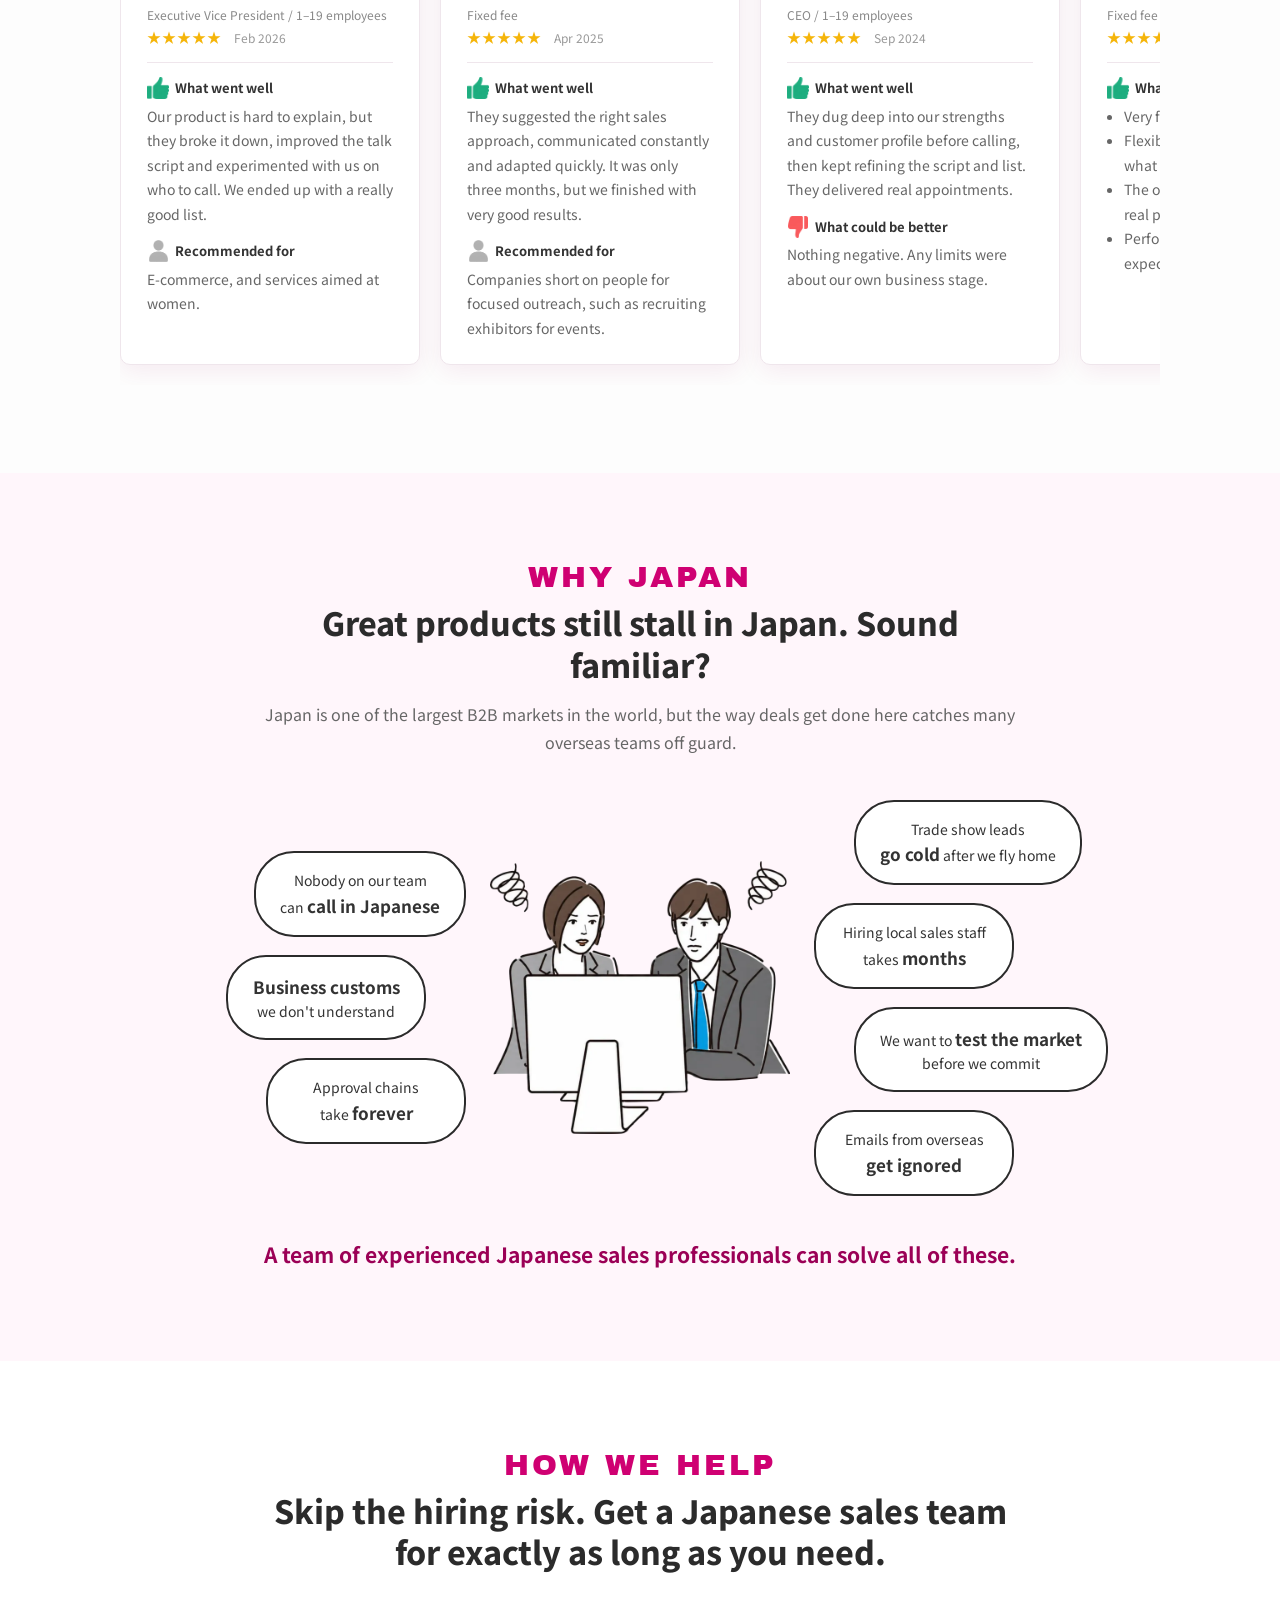
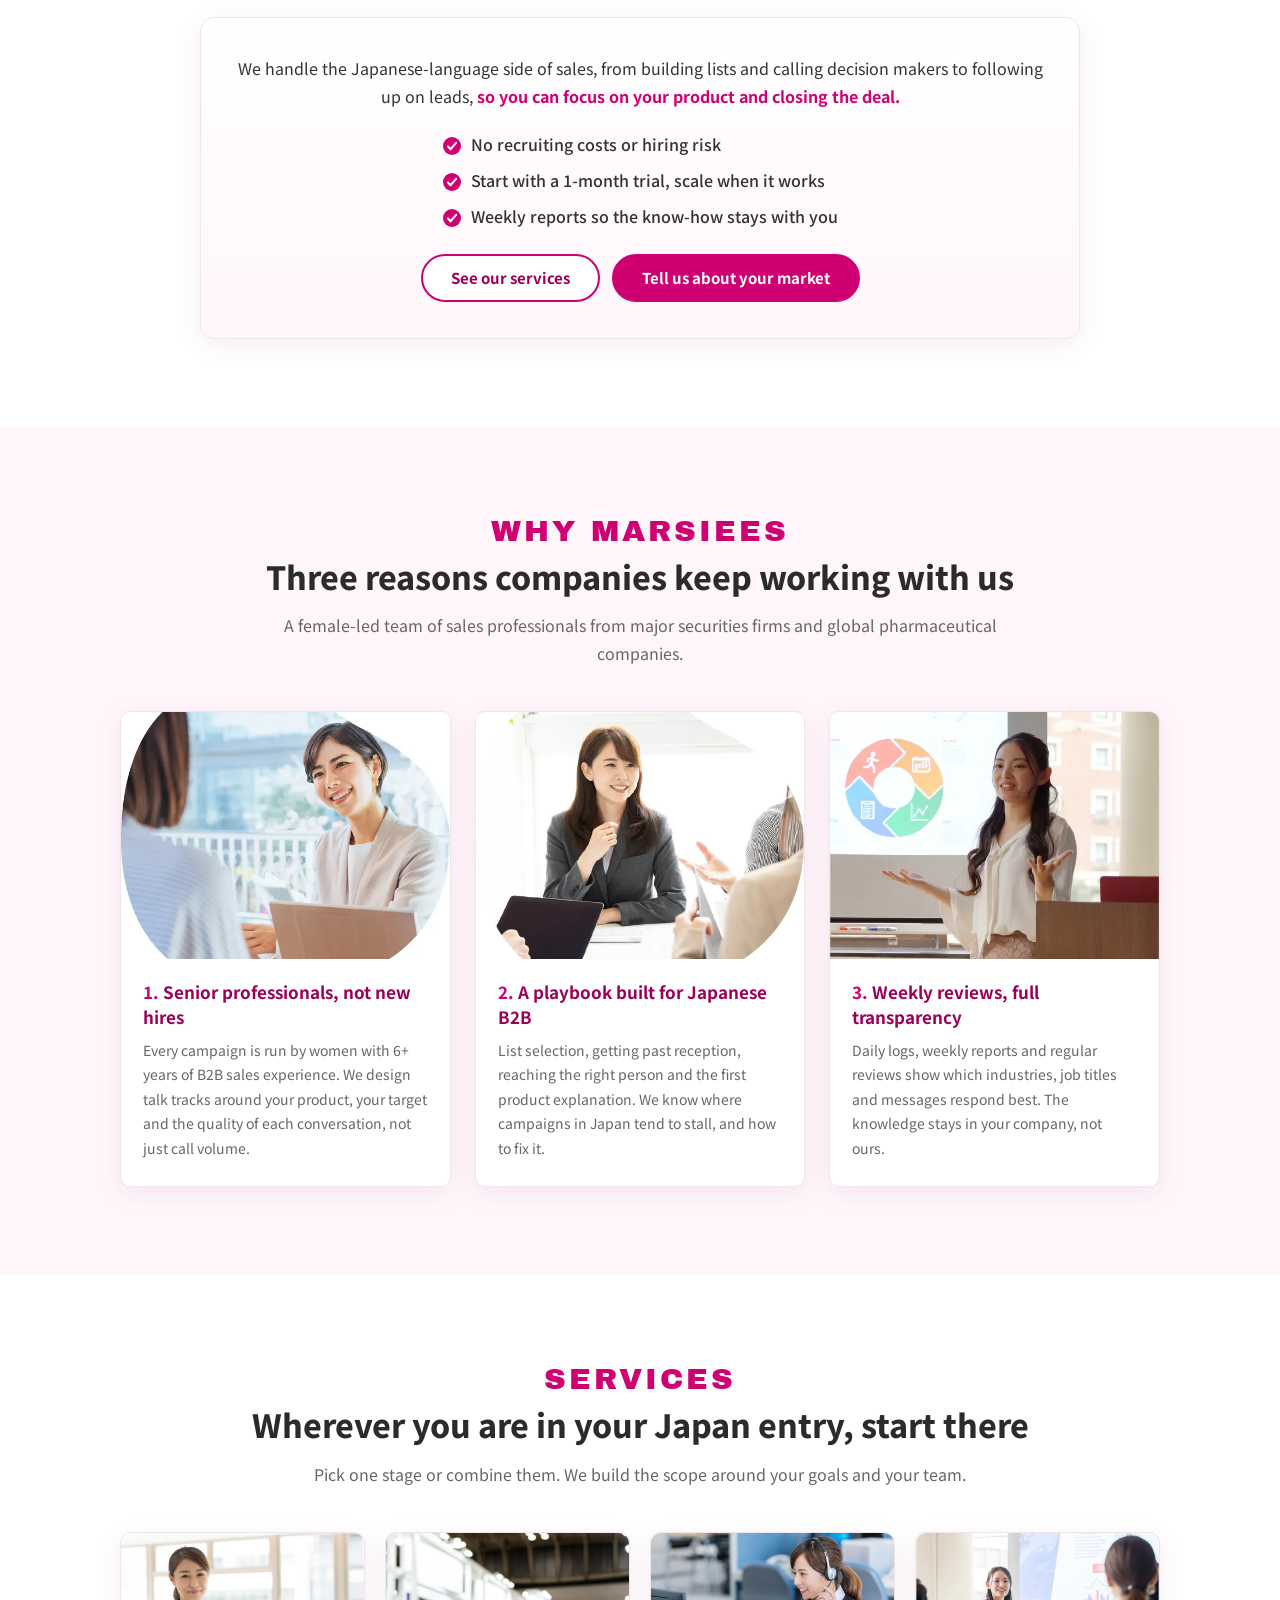
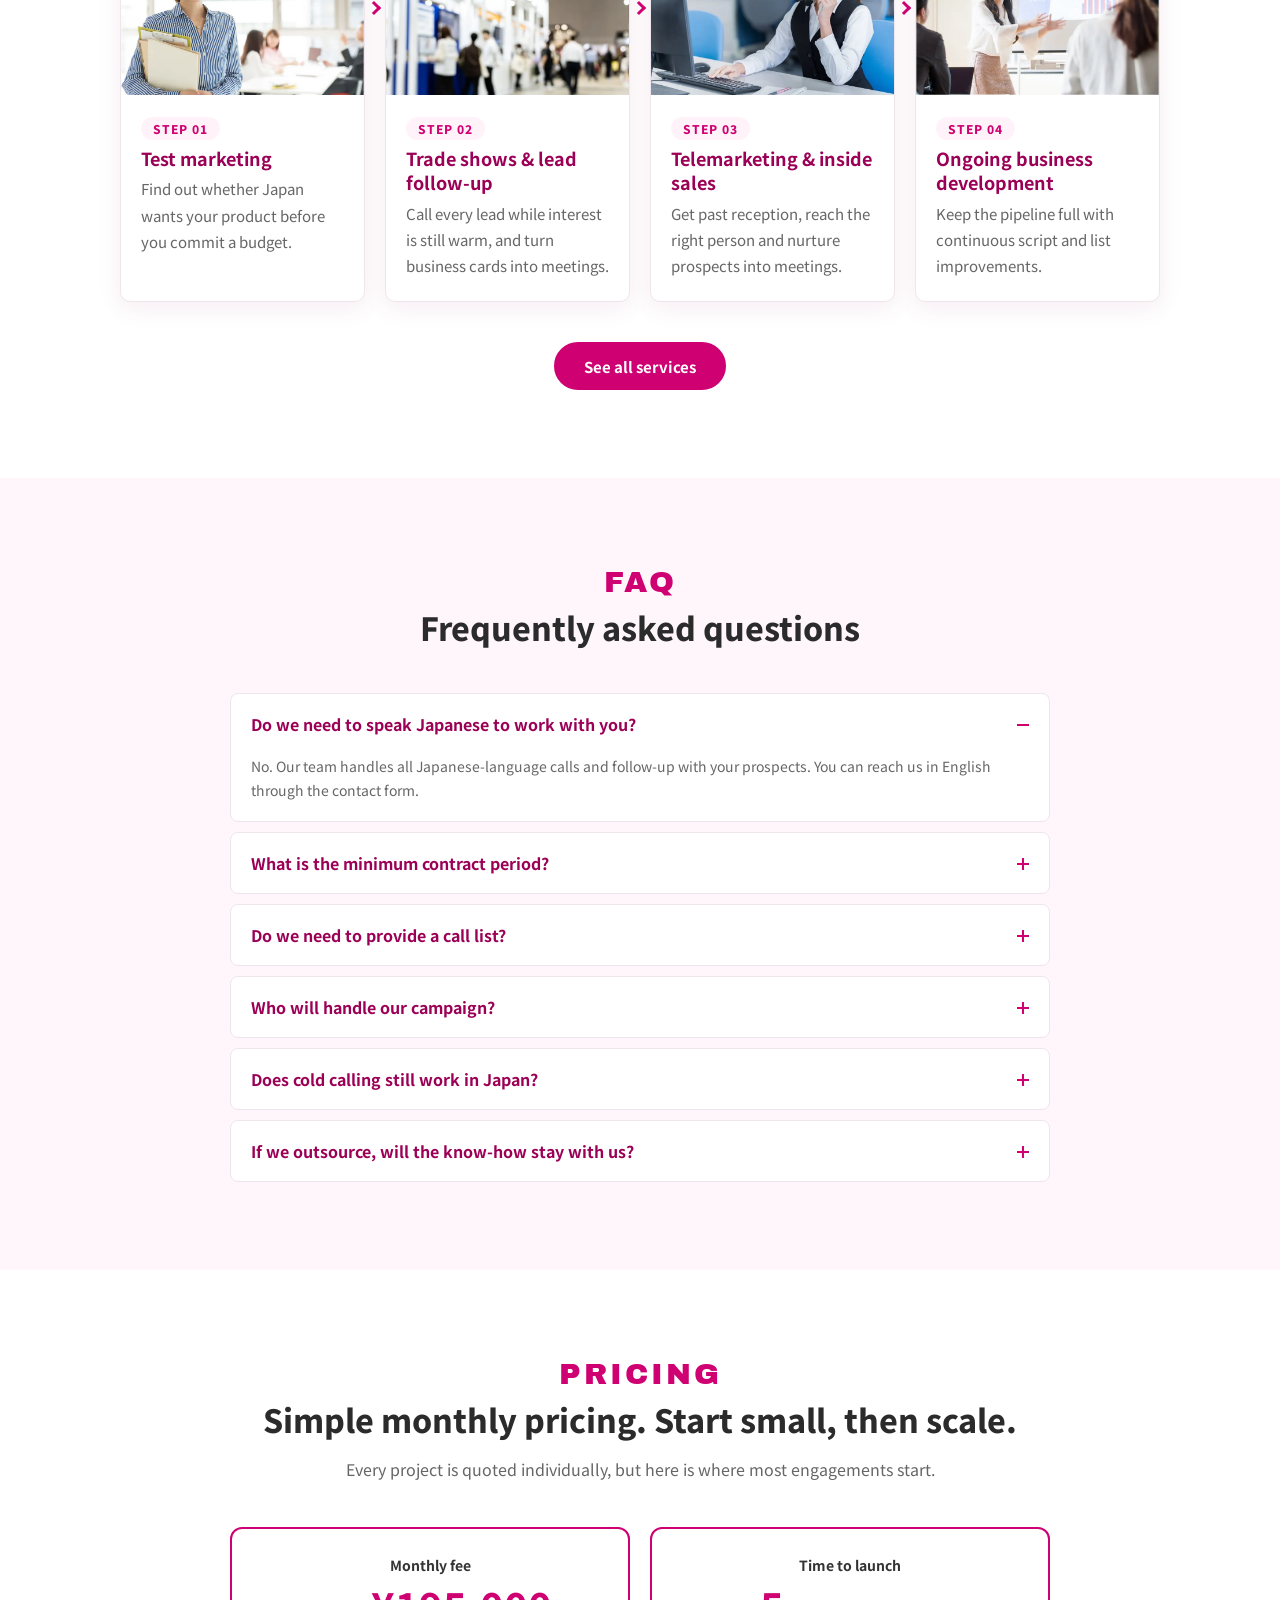
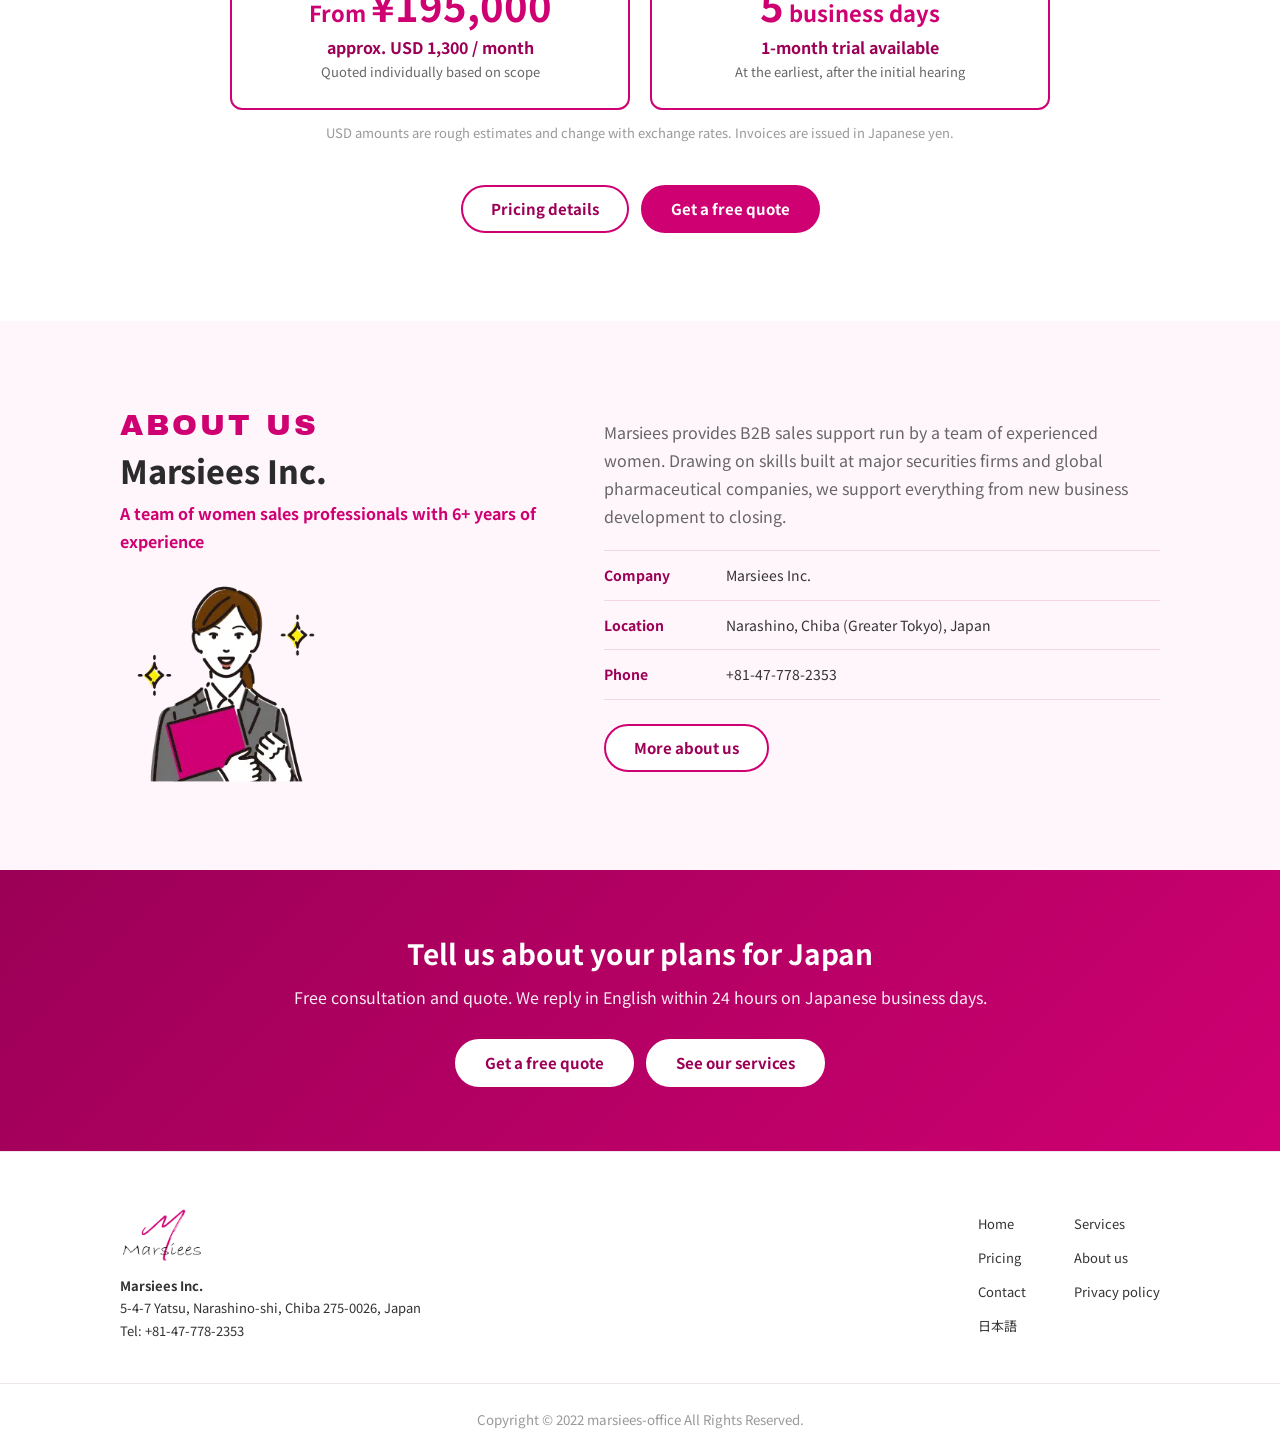
<file: en/index.html>
<!DOCTYPE html>
<html lang="en">
<head>
<meta charset="UTF-8">
<meta name="viewport" content="width=device-width, initial-scale=1">
<title>Sales Outsourcing in Japan for B2B Companies | Marsiees</title>
<meta name="description" content="B2B sales outsourcing for companies entering Japan. Test marketing, trade show lead follow-up, telemarketing and inside sales by an experienced female-led team. Start in as little as 5 business days.">
<link rel="canonical" href="https://marsiees.com/en/">
<link rel="alternate" hreflang="ja" href="https://marsiees.com/">
<link rel="alternate" hreflang="en" href="https://marsiees.com/en/">
<link rel="alternate" hreflang="x-default" href="https://marsiees.com/">
<meta name="theme-color" content="#cf0072">
<meta property="og:type" content="website">
<meta property="og:site_name" content="Marsiees">
<meta property="og:locale" content="en_US">
<meta property="og:locale:alternate" content="ja_JP">
<meta property="og:title" content="Sales Outsourcing in Japan for B2B Companies | Marsiees">
<meta property="og:description" content="B2B sales outsourcing for companies entering Japan. Test marketing, trade show lead follow-up, telemarketing and inside sales by an experienced female-led team. Start in as little as 5 business days.">
<meta property="og:url" content="https://marsiees.com/en/">
<meta property="og:image" content="https://marsiees.com/images/ogp.jpg">
<meta name="twitter:card" content="summary_large_image">
<link rel="icon" href="../images/favicon-32.png" sizes="32x32">
<link rel="icon" href="../images/icon-192.png" sizes="192x192">
<link rel="apple-touch-icon" href="../images/apple-touch-icon.png">
<link rel="preload" as="image" href="../images/hero-01.webp" media="(min-width: 769px)">
<link rel="preload" as="image" href="../images/hero-01-sp.webp" media="(max-width: 768px)">
<link rel="preconnect" href="https://fonts.googleapis.com">
<link rel="preconnect" href="https://fonts.gstatic.com" crossorigin>
<link rel="stylesheet" href="https://fonts.googleapis.com/css2?family=Archivo+Black&family=Noto+Sans+JP:wght@400;500;700;800&display=swap">
<link rel="stylesheet" href="../css/style.css">
<script type="application/ld+json">
{
  "@context": "https://schema.org",
  "@type": "ProfessionalService",
  "telephone": "+81-47-778-2353",
  "address": {
    "@type": "PostalAddress",
    "streetAddress": "5-4-7 Yatsu",
    "addressLocality": "Narashino-shi",
    "addressRegion": "Chiba",
    "postalCode": "275-0026",
    "addressCountry": "JP"
  },
  "logo": "https://marsiees.com/images/logo.png",
  "image": "https://marsiees.com/images/ogp.jpg",
  "areaServed": "JP",
  "priceRange": "JPY 195,000~ / month",
  "name": "Marsiees Inc.",
  "alternateName": "マーシーズ株式会社",
  "url": "https://marsiees.com/en/",
  "description": "B2B sales outsourcing for companies entering Japan: test marketing, trade show lead follow-up, telemarketing and inside sales."
}
</script>
</head>
<body>
<a class="skip" href="#main">Skip to content</a>

<header class="header" id="header">
  <div class="header__inner">
    <a class="header__logo" href="./">
      <img src="../images/logo.png" alt="Marsiees" width="120" height="76">
    </a>
    <nav class="gnav" id="gnav" aria-label="Main">
      <ul class="gnav__list">
        <li><a href="services/">Services</a></li>
        <li><a href="#feature">Why Marsiees</a></li>
        <li><a href="pricing/">Pricing</a></li>
        <li><a href="about/">About us</a></li>
      </ul>
      <div class="gnav__sub">
        <div class="lang" aria-label="Language">
          <a class="lang__item" href="../" hreflang="ja" lang="ja">JP</a>
          <span class="lang__item is-current" aria-current="true">EN</span>
        </div>
        <a class="btn btn--primary gnav__cta" href="contact/">Contact us</a>
      </div>
    </nav>
    <button class="menu-btn" id="menuBtn" type="button" aria-label="Open menu" aria-expanded="false" aria-controls="gnav" data-open="Open menu" data-close="Close menu">
      <span></span><span></span><span></span>
    </button>
  </div>
</header>

<main id="main">

  <section class="hero">
    <div class="hero__slides" aria-hidden="true">
      <picture class="hero__slide is-active">
        <source media="(max-width: 768px)" srcset="../images/hero-01-sp.webp">
        <img src="../images/hero-01.webp" alt="" width="1920" height="844" fetchpriority="high">
      </picture>
      <picture class="hero__slide">
        <source media="(max-width: 768px)" srcset="../images/hero-02-sp.webp">
        <img src="../images/hero-02.webp" alt="" width="1920" height="844" loading="lazy">
      </picture>
      <picture class="hero__slide">
        <source media="(max-width: 768px)" srcset="../images/hero-03-sp.webp">
        <img src="../images/hero-03.webp" alt="" width="1920" height="844" loading="lazy">
      </picture>
    </div>
    <div class="hero__body">
      <div class="hero__box">
        <p class="hero__eyebrow">B2B sales outsourcing for companies entering Japan</p>
        <h1 class="hero__title">Your sales team in Japan, <em>without hiring one.</em></h1>
        <p class="hero__copy">Test marketing, trade show follow-up, telemarketing and inside sales, run by a female-led team of B2B sales professionals who know how Japanese buyers make decisions.</p>
        <div class="hero__actions">
          <a class="btn btn--primary" href="contact/">Get a free quote</a>
          <a class="btn btn--ghost" href="services/">See our services</a>
        </div>
      </div>
    </div>
  </section>

  <div class="stats-wrap">
    <div class="inner">
      <ul class="stats">
        <li><strong>2.16<small>%</small></strong><span>Outbound appointment rate for KOKUYO &amp; PARTNERS</span></li>
        <li><strong>5<small>days</small></strong><span>Business days to launch, at the earliest</span></li>
        <li><strong>1<small>month</small></strong><span>Trial contract available</span></li>
        <li><strong>6<small>yrs+</small></strong><span>Sales experience per team member</span></li>
      </ul>
    </div>
  </div>

  <section class="section voice" id="results">
    <div class="inner">
      <div class="sec-head">
        <span class="sec-head__en">Results</span>
        <h2>Trusted by B2B companies, from startups to KOKUYO</h2>
        <p>A few of the companies whose sales pipeline we have helped build in Japan.</p>
      </div>

      <div class="grid grid--3 cases">
        <article class="card case-card">
          <img src="../images/case-kokuyo.webp" alt="KOKUYO &amp; PARTNERS team with Marsiees" width="720" height="480" loading="lazy">
          <div class="case-card__body">
            <span class="tag">Office &amp; B2B services</span>
            <h3>KOKUYO &amp; PARTNERS</h3>
            <p class="case-card__result"><strong>2.16%</strong> appointment rate in outbound sales</p>
            <p>&ldquo;They booked more appointments than we expected, and what they reported before each meeting always matched what the client told us.&rdquo;</p>
          </div>
        </article>
        <article class="card case-card">
          <img src="../images/case-mfi.webp" alt="Money Forward i booth at an event" width="720" height="405" loading="lazy">
          <div class="case-card__body">
            <span class="tag">SaaS &amp; IT services</span>
            <h3>Money Forward i</h3>
            <p class="case-card__result"><strong>KPI achieved</strong> for number of sales meetings</p>
            <p>&ldquo;As a startup we couldn't staff our booth at a live event. They stepped in even though it wasn't in the original scope.&rdquo;</p>
          </div>
        </article>
        <article class="card case-card">
          <img src="../images/case-intertour.webp" alt="Intertour team with Marsiees" width="720" height="379" loading="lazy">
          <div class="case-card__body">
            <span class="tag">HR tech</span>
            <h3>Intertour</h3>
            <p class="case-card__result"><strong>Enterprise outreach</strong> for a recruitment system</p>
            <p>&ldquo;They always reply quickly. After past agencies went silent on us, that responsiveness made all the difference.&rdquo;</p>
          </div>
        </article>
      </div>

      <div class="reviews" tabindex="0" aria-label="Client reviews">
        <article class="review">
          <header class="review__head">
            <p class="review__name">RISPO Inc.</p>
            <p class="review__meta">Executive Vice President / 1&ndash;19 employees</p>
            <p class="review__stars"><span aria-hidden="true">★★★★★</span><span class="visually-hidden">5 out of 5</span> <time datetime="2026-02">Feb 2026</time></p>
          </header>
          <h3 class="review__label review__label--good">What went well</h3>
          <p>Our product is hard to explain, but they broke it down, improved the talk script and experimented with us on who to call. We ended up with a really good list.</p>
          <h3 class="review__label review__label--human">Recommended for</h3>
          <p>E-commerce, and services aimed at women.</p>
        </article>
        <article class="review">
          <header class="review__head">
            <p class="review__name">TUKURU Inc.</p>
            <p class="review__meta">Fixed fee</p>
            <p class="review__stars"><span aria-hidden="true">★★★★★</span><span class="visually-hidden">5 out of 5</span> <time datetime="2025-04">Apr 2025</time></p>
          </header>
          <h3 class="review__label review__label--good">What went well</h3>
          <p>They suggested the right sales approach, communicated constantly and adapted quickly. It was only three months, but we finished with very good results.</p>
          <h3 class="review__label review__label--human">Recommended for</h3>
          <p>Companies short on people for focused outreach, such as recruiting exhibitors for events.</p>
        </article>
        <article class="review">
          <header class="review__head">
            <p class="review__name">LYL Inc.</p>
            <p class="review__meta">CEO / 1&ndash;19 employees</p>
            <p class="review__stars"><span aria-hidden="true">★★★★★</span><span class="visually-hidden">5 out of 5</span> <time datetime="2024-09">Sep 2024</time></p>
          </header>
          <h3 class="review__label review__label--good">What went well</h3>
          <p>They dug deep into our strengths and customer profile before calling, then kept refining the script and list. They delivered real appointments.</p>
          <h3 class="review__label review__label--bad">What could be better</h3>
          <p>Nothing negative. Any limits were about our own business stage.</p>
        </article>
        <article class="review">
          <header class="review__head">
            <p class="review__name">Name withheld</p>
            <p class="review__meta">Fixed fee</p>
            <p class="review__stars"><span aria-hidden="true">★★★★★</span><span class="visually-hidden">5 out of 5</span> <time datetime="2024-01">Jan 2024</time></p>
          </header>
          <h3 class="review__label review__label--good">What went well</h3>
          <ul class="review__list">
            <li>Very fast to get started</li>
            <li>Flexible and quick to understand what we wanted</li>
            <li>The outbound trial let us judge real performance</li>
            <li>Performance was higher than we expected</li>
          </ul>
        </article>
      </div>
    </div>
  </section>

  <section class="section section--pink trouble" id="why-japan">
    <div class="inner">
      <div class="sec-head">
        <span class="sec-head__en">Why Japan</span>
        <h2>Great products still stall in Japan. Sound familiar?</h2>
        <p>Japan is one of the largest B2B markets in the world, but the way deals get done here catches many overseas teams off guard.</p>
      </div>
      <div class="trouble__wrap">
        <ul class="bubbles bubbles--left">
          <li class="bubble">Nobody on our team<br>can <strong>call in Japanese</strong></li>
          <li class="bubble"><strong>Business customs</strong><br>we don't understand</li>
          <li class="bubble">Approval chains<br>take <strong>forever</strong></li>
        </ul>
        <figure class="trouble__img">
          <img src="../images/challenges.webp" alt="Two managers looking troubled in front of a computer" width="720" height="656" loading="lazy">
        </figure>
        <ul class="bubbles bubbles--right">
          <li class="bubble">Trade show leads<br><strong>go cold</strong> after we fly home</li>
          <li class="bubble">Hiring local sales staff<br>takes <strong>months</strong></li>
          <li class="bubble">We want to <strong>test the market</strong><br>before we commit</li>
          <li class="bubble">Emails from overseas<br><strong>get ignored</strong></li>
        </ul>
      </div>
      <p class="trouble__answer">A team of experienced Japanese sales professionals can solve all of these.</p>
    </div>
  </section>

  <section class="section section--white solution-box" id="how-we-help">
    <div class="inner">
      <div class="sec-head">
        <span class="sec-head__en">How we help</span>
        <h2><span>Skip the hiring risk.</span> <span>Get a Japanese sales team</span> <span>for exactly as long as you need.</span></h2>
      </div>
      <div class="solution-box__body">
        <p>We handle the Japanese-language side of sales, from building lists and calling decision makers to following up on leads, <strong>so you can focus on your product and closing the deal.</strong></p>
        <ul class="checklist checklist--center">
          <li>No recruiting costs or hiring risk</li>
          <li>Start with a 1-month trial, scale when it works</li>
          <li>Weekly reports so the know-how stays with you</li>
        </ul>
        <div class="btn-row">
          <a class="btn btn--ghost" href="services/">See our services</a>
          <a class="btn btn--primary" href="contact/">Tell us about your market</a>
        </div>
      </div>
    </div>
  </section>

  <section class="section section--pink feature" id="feature">
    <div class="inner">
      <div class="sec-head">
        <span class="sec-head__en">Why Marsiees</span>
        <h2>Three reasons companies keep working with us</h2>
        <p>A female-led team of sales professionals from major securities firms and global pharmaceutical companies.</p>
      </div>
      <div class="grid grid--3">
        <article class="card feature-card">
          <img src="../images/feature-01.webp" alt="Marsiees sales professional talking with a client" width="600" height="566" loading="lazy">
          <div class="feature-card__body">
            <h3><span>1.</span>Senior professionals, not new hires</h3>
            <p>Every campaign is run by women with 6+ years of B2B sales experience. We design talk tracks around your product, your target and the quality of each conversation, not just call volume.</p>
          </div>
        </article>
        <article class="card feature-card">
          <img src="../images/feature-02.webp" alt="Marsiees team member holding a laptop" width="600" height="566" loading="lazy">
          <div class="feature-card__body">
            <h3><span>2.</span>A playbook built for Japanese B2B</h3>
            <p>List selection, getting past reception, reaching the right person and the first product explanation. We know where campaigns in Japan tend to stall, and how to fix it.</p>
          </div>
        </article>
        <article class="card feature-card">
          <img src="../images/feature-03.webp" alt="Marsiees team member presenting results" width="600" height="570" loading="lazy">
          <div class="feature-card__body">
            <h3><span>3.</span>Weekly reviews, full transparency</h3>
            <p>Daily logs, weekly reports and regular reviews show which industries, job titles and messages respond best. The knowledge stays in your company, not ours.</p>
          </div>
        </article>
      </div>
    </div>
  </section>

  <section class="section section--white" id="services">
    <div class="inner">
      <div class="sec-head">
        <span class="sec-head__en">Services</span>
        <h2>Wherever you are in your Japan entry, start there</h2>
        <p>Pick one stage or combine them. We build the scope around your goals and your team.</p>
      </div>
      <ol class="steps">
        <li class="card step">
          <img src="../images/step-test.webp" alt="Sales representative holding documents" width="840" height="559" loading="lazy">
          <div class="step__body">
            <span class="step__label">Step 01</span>
            <h3>Test marketing</h3>
            <p>Find out whether Japan wants your product before you commit a budget.</p>
          </div>
        </li>
        <li class="card step">
          <img src="../images/step-expo.webp" alt="Exhibition hall at a trade show" width="840" height="560" loading="lazy">
          <div class="step__body">
            <span class="step__label">Step 02</span>
            <h3>Trade shows &amp; lead follow-up</h3>
            <p>Call every lead while interest is still warm, and turn business cards into meetings.</p>
          </div>
        </li>
        <li class="card step">
          <img src="../images/step-call.webp" alt="Sales representative with a headset" width="840" height="560" loading="lazy">
          <div class="step__body">
            <span class="step__label">Step 03</span>
            <h3>Telemarketing &amp; inside sales</h3>
            <p>Get past reception, reach the right person and nurture prospects into meetings.</p>
          </div>
        </li>
        <li class="card step">
          <img src="../images/step-growth.webp" alt="Sales representative presenting to a client" width="840" height="559" loading="lazy">
          <div class="step__body">
            <span class="step__label">Step 04</span>
            <h3>Ongoing business development</h3>
            <p>Keep the pipeline full with continuous script and list improvements.</p>
          </div>
        </li>
      </ol>
      <div class="btn-row">
        <a class="btn btn--primary" href="services/">See all services</a>
      </div>
    </div>
  </section>

  <section class="section section--pink faq" id="faq">
    <div class="inner inner--narrow">
      <div class="sec-head">
        <span class="sec-head__en">FAQ</span>
        <h2>Frequently asked questions</h2>
      </div>
      <div class="faq__list">
        <details class="qa" open>
          <summary>Do we need to speak Japanese to work with you?</summary>
          <div class="qa__a"><p>No. Our team handles all Japanese-language calls and follow-up with your prospects. You can reach us in English through the contact form.</p></div>
        </details>
        <details class="qa">
          <summary>What is the minimum contract period?</summary>
          <div class="qa__a"><p>You can start with a 1-month trial. Because scripts, lists and results improve with every cycle, we recommend 3 months or longer.</p></div>
        </details>
        <details class="qa">
          <summary>Do we need to provide a call list?</summary>
          <div class="qa__a"><p>If you have one, we can use it. If not, we will ask about your target criteria and build the list for you.</p></div>
        </details>
        <details class="qa">
          <summary>Who will handle our campaign?</summary>
          <div class="qa__a"><p>Experienced female sales professionals. We never assign inexperienced staff to client projects.</p></div>
        </details>
        <details class="qa">
          <summary>Does cold calling still work in Japan?</summary>
          <div class="qa__a"><p>Yes. In Japanese B2B sales, the phone is still one of the most effective ways to reach decision makers directly, hear their challenges and turn that into a meeting.</p></div>
        </details>
        <details class="qa">
          <summary>If we outsource, will the know-how stay with us?</summary>
          <div class="qa__a"><p>Yes. Daily logs, weekly reports and regular reviews share what worked, so the know-how builds up inside your company.</p></div>
        </details>
      </div>
    </div>
  </section>

  <section class="section section--white price" id="pricing">
    <div class="inner inner--narrow">
      <div class="sec-head">
        <span class="sec-head__en">Pricing</span>
        <h2>Simple monthly pricing. Start small, then scale.</h2>
        <p>Every project is quoted individually, but here is where most engagements start.</p>
      </div>
      <div class="price-boxes">
        <div class="price-box">
          <p class="price-box__label">Monthly fee</p>
          <p class="price-box__value">From <strong>&yen;195,000</strong></p>
          <p class="price-box__sub">approx. USD 1,300 / month</p>
          <p class="price-box__note">Quoted individually based on scope</p>
        </div>
        <div class="price-box">
          <p class="price-box__label">Time to launch</p>
          <p class="price-box__value"><strong>5</strong> business days</p>
          <p class="price-box__sub">1-month trial available</p>
          <p class="price-box__note">At the earliest, after the initial hearing</p>
        </div>
      </div>
      <p class="price-fx">USD amounts are rough estimates and change with exchange rates. Invoices are issued in Japanese yen.</p>
      <div class="btn-row">
        <a class="btn btn--ghost" href="pricing/">Pricing details</a>
        <a class="btn btn--primary" href="contact/">Get a free quote</a>
      </div>
    </div>
  </section>

  <section class="section section--pink about" id="about">
    <div class="inner about__inner">
      <div class="about__head">
        <div class="sec-head sec-head--left">
          <span class="sec-head__en">About us</span>
          <h2>Marsiees Inc.</h2>
        </div>
        <p class="about__catch">A team of women sales professionals with 6+ years of experience</p>
        <img class="about__illust" src="../images/about-illust.webp" alt="Illustration of a Marsiees sales professional" width="271" height="280" loading="lazy">
      </div>
      <div class="about__body">
        <p>Marsiees provides B2B sales support run by a team of experienced women. Drawing on skills built at major securities firms and global pharmaceutical companies, we support everything from new business development to closing.</p>
        <dl class="about__table">
          <div><dt>Company</dt><dd>Marsiees Inc.</dd></div>
          <div><dt>Location</dt><dd>Narashino, Chiba (Greater Tokyo), Japan</dd></div>
          <div><dt>Phone</dt><dd><a href="tel:+81477782353">+81-47-778-2353</a></dd></div>
        </dl>
        <div class="about__btns">
          <a class="btn btn--ghost" href="about/">More about us</a>
        </div>
      </div>
    </div>
  </section>

  <section class="cta">
    <div class="inner">
      <h2 class="cta__title">Tell us about your plans for Japan</h2>
      <p>Free consultation and quote. We reply in English within 24 hours on Japanese business days.</p>
      <div class="btn-row">
        <a class="btn btn--white" href="contact/">Get a free quote</a>
        <a class="btn btn--white" href="services/">See our services</a>
      </div>
    </div>
  </section>

</main>

<footer class="footer">
  <div class="inner footer__inner">
    <div class="footer__info">
      <img src="../images/logo.png" alt="Marsiees" width="100" height="63" loading="lazy">
      <p class="footer__name">Marsiees Inc.</p>
      <p>5-4-7 Yatsu, Narashino-shi, Chiba 275-0026, Japan<br>Tel: <a href="tel:+81477782353">+81-47-778-2353</a></p>
    </div>
    <ul class="footer__nav">
      <li><a href="./">Home</a></li>
      <li><a href="services/">Services</a></li>
      <li><a href="pricing/">Pricing</a></li>
      <li><a href="about/">About us</a></li>
      <li><a href="contact/">Contact</a></li>
      <li><a href="https://marsiees.com/privacy-policy/">Privacy policy</a></li>
      <li><a href="../" hreflang="ja" lang="ja">日本語</a></li>
    </ul>
  </div>
  <p class="footer__copy"><small>Copyright &copy; 2022 marsiees-office All Rights Reserved.</small></p>
</footer>

<a class="pagetop" href="#main" aria-label="Back to top"></a>

<script src="../js/main.js" defer></script>
</body>
</html>
</file>
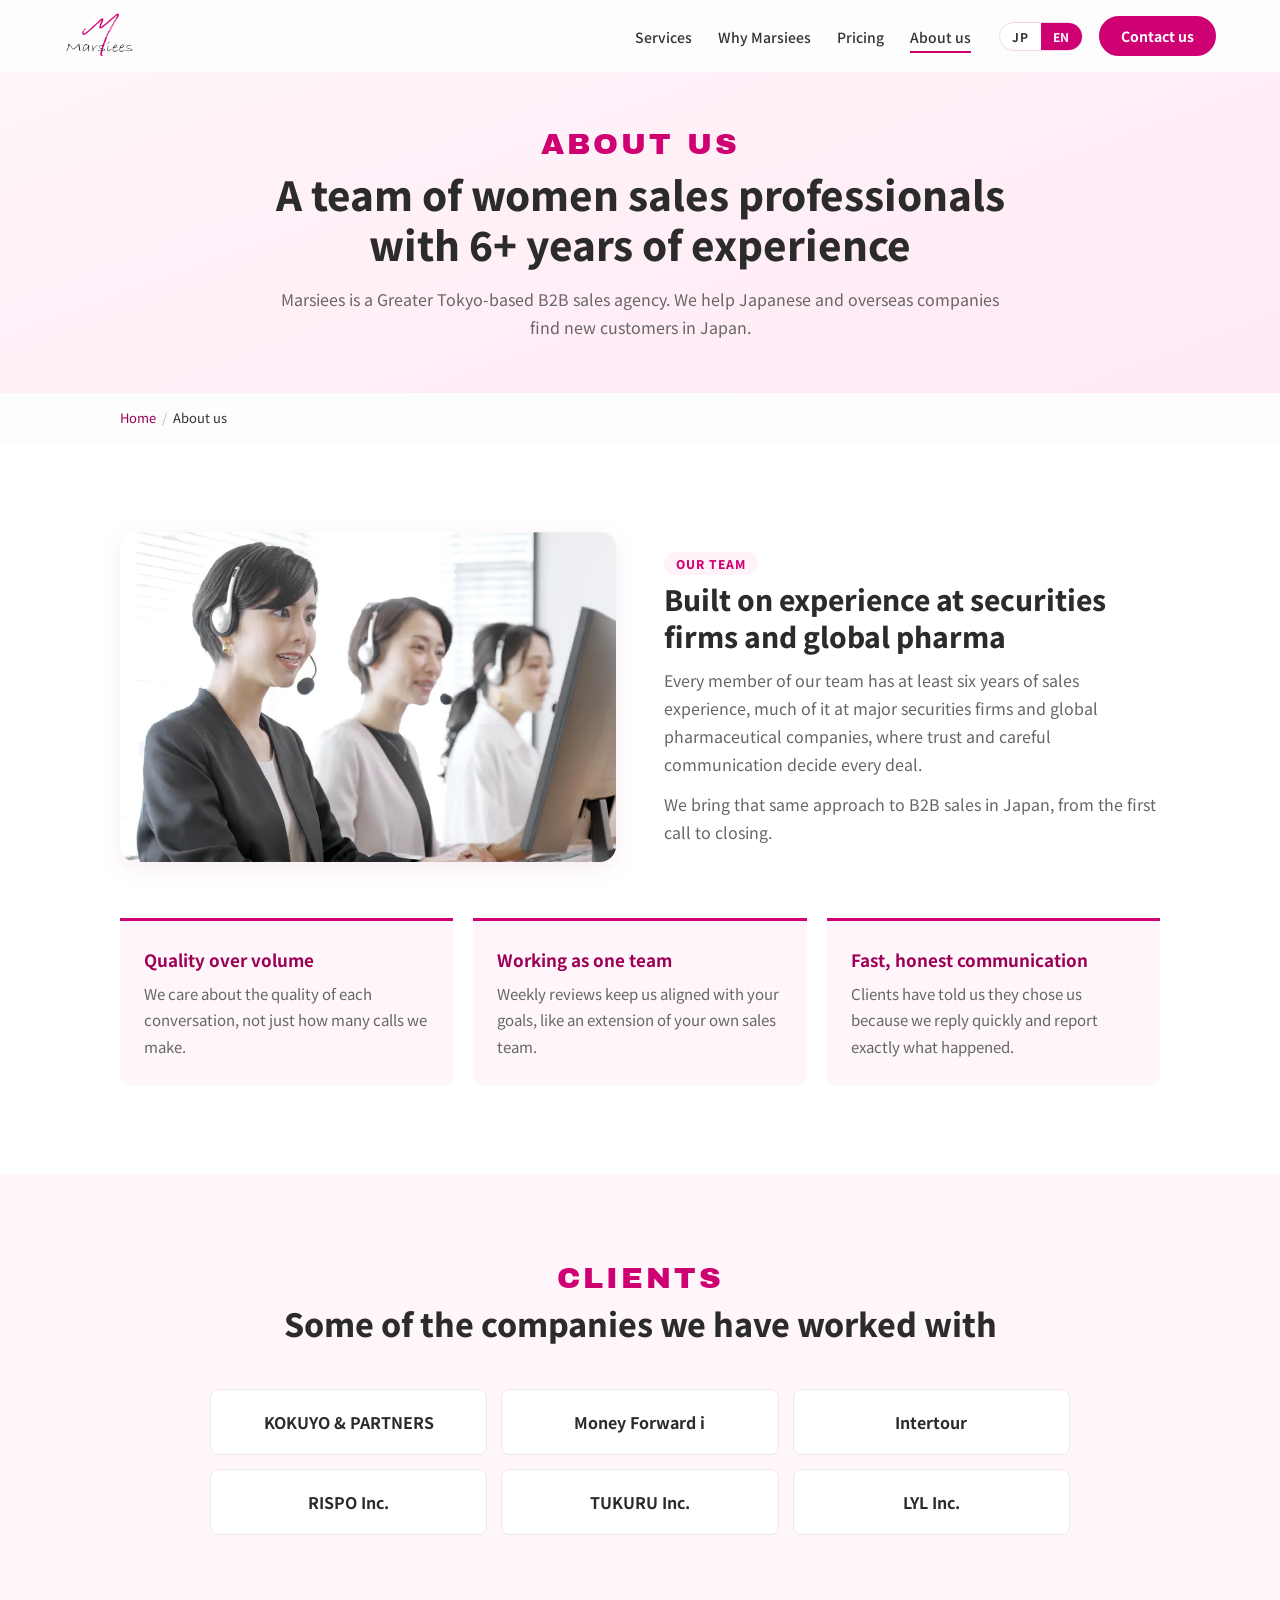
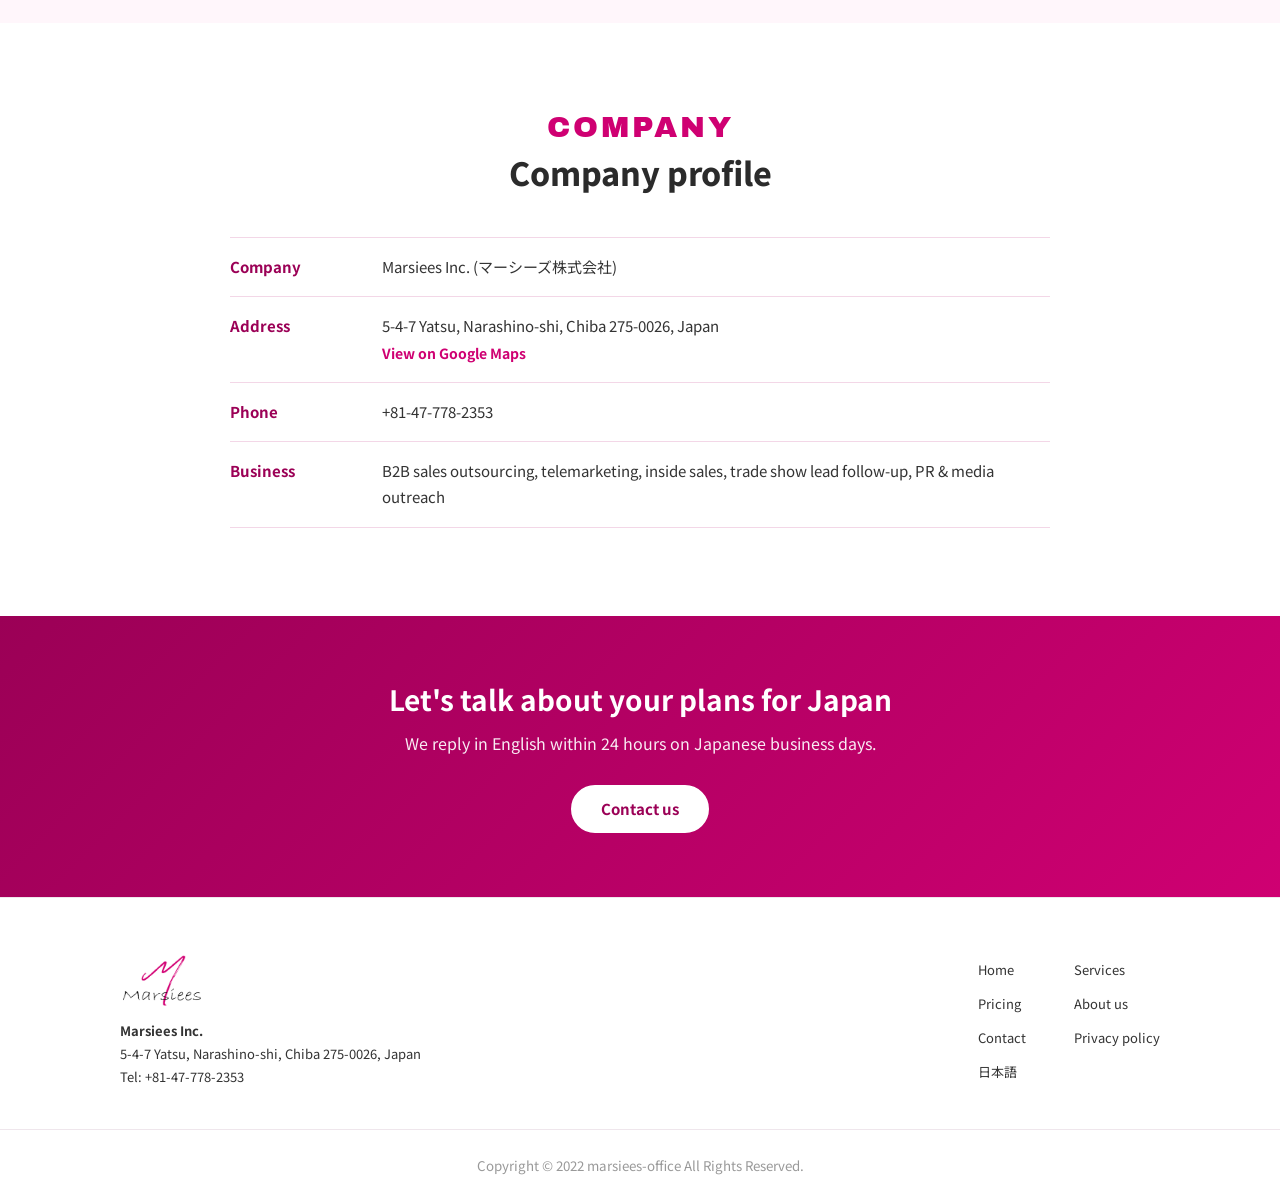
<file: en/about/index.html>
<!DOCTYPE html>
<html lang="en">
<head>
<meta charset="UTF-8">
<meta name="viewport" content="width=device-width, initial-scale=1">
<title>About Us: A Female-led B2B Sales Team in Japan | Marsiees</title>
<meta name="description" content="Marsiees is a Greater Tokyo-based B2B sales agency run by women with 6+ years of sales experience at major securities firms and global pharmaceutical companies.">
<link rel="canonical" href="https://marsiees.com/en/about/">
<link rel="alternate" hreflang="ja" href="https://marsiees.com/about/">
<link rel="alternate" hreflang="en" href="https://marsiees.com/en/about/">
<link rel="alternate" hreflang="x-default" href="https://marsiees.com/about/">
<meta name="theme-color" content="#cf0072">
<meta property="og:type" content="website">
<meta property="og:site_name" content="Marsiees">
<meta property="og:locale" content="en_US">
<meta property="og:locale:alternate" content="ja_JP">
<meta property="og:title" content="About us | Marsiees">
<meta property="og:description" content="Marsiees is a Greater Tokyo-based B2B sales agency run by women with 6+ years of sales experience at major securities firms and global pharmaceutical companies.">
<meta property="og:url" content="https://marsiees.com/en/about/">
<meta property="og:image" content="https://marsiees.com/images/ogp.jpg">
<meta name="twitter:card" content="summary_large_image">
<link rel="icon" href="../../images/favicon-32.png" sizes="32x32">
<link rel="icon" href="../../images/icon-192.png" sizes="192x192">
<link rel="apple-touch-icon" href="../../images/apple-touch-icon.png">
<link rel="preconnect" href="https://fonts.googleapis.com">
<link rel="preconnect" href="https://fonts.gstatic.com" crossorigin>
<link rel="stylesheet" href="https://fonts.googleapis.com/css2?family=Archivo+Black&family=Noto+Sans+JP:wght@400;500;700;800&display=swap">
<link rel="stylesheet" href="../../css/style.css">
</head>
<body>
<a class="skip" href="#main">Skip to content</a>

<header class="header" id="header">
  <div class="header__inner">
    <a class="header__logo" href="../">
      <img src="../../images/logo.png" alt="Marsiees" width="120" height="76">
    </a>
    <nav class="gnav" id="gnav" aria-label="Main">
      <ul class="gnav__list">
        <li><a href="../services/">Services</a></li>
        <li><a href="../#feature">Why Marsiees</a></li>
        <li><a href="../pricing/">Pricing</a></li>
        <li><a href="./" aria-current="page">About us</a></li>
      </ul>
      <div class="gnav__sub">
        <div class="lang" aria-label="Language">
          <a class="lang__item" href="https://marsiees.com/about/" hreflang="ja" lang="ja">JP</a>
          <span class="lang__item is-current" aria-current="true">EN</span>
        </div>
        <a class="btn btn--primary gnav__cta" href="../contact/">Contact us</a>
      </div>
    </nav>
    <button class="menu-btn" id="menuBtn" type="button" aria-label="Open menu" aria-expanded="false" aria-controls="gnav" data-open="Open menu" data-close="Close menu">
      <span></span><span></span><span></span>
    </button>
  </div>
</header>

<main id="main">

  <div class="page-hero">
    <div class="inner">
      <span class="sec-head__en">About us</span>
      <h1>A team of women sales professionals with 6+ years of experience</h1>
      <p>Marsiees is a Greater Tokyo-based B2B sales agency. We help Japanese and overseas companies find new customers in Japan.</p>
    </div>
  </div>

  <nav class="breadcrumb inner" aria-label="Breadcrumb">
    <ol>
      <li><a href="../">Home</a></li>
      <li aria-current="page">About us</li>
    </ol>
  </nav>

  <section class="section section--white">
    <div class="inner">
      <div class="detail">
        <img class="detail__img" src="../../images/about.webp" alt="Marsiees sales team working with headsets" width="1200" height="609" loading="lazy">
        <div class="detail__body">
          <span class="step__label">Our team</span>
          <h2>Built on experience at securities firms and global pharma</h2>
          <p>Every member of our team has at least six years of sales experience, much of it at major securities firms and global pharmaceutical companies, where trust and careful communication decide every deal.</p>
          <p>We bring that same approach to B2B sales in Japan, from the first call to closing.</p>
        </div>
      </div>

      <div class="values">
        <div class="value">
          <h3>Quality over volume</h3>
          <p>We care about the quality of each conversation, not just how many calls we make.</p>
        </div>
        <div class="value">
          <h3>Working as one team</h3>
          <p>Weekly reviews keep us aligned with your goals, like an extension of your own sales team.</p>
        </div>
        <div class="value">
          <h3>Fast, honest communication</h3>
          <p>Clients have told us they chose us because we reply quickly and report exactly what happened.</p>
        </div>
      </div>
    </div>
  </section>

  <section class="section section--pink">
    <div class="inner">
      <div class="sec-head">
        <span class="sec-head__en">Clients</span>
        <h2>Some of the companies we have worked with</h2>
      </div>
      <ul class="clients">
        <li>KOKUYO &amp; PARTNERS</li>
        <li>Money Forward i</li>
        <li>Intertour</li>
        <li>RISPO Inc.</li>
        <li>TUKURU Inc.</li>
        <li>LYL Inc.</li>
      </ul>
    </div>
  </section>

  <section class="section section--white">
    <div class="inner inner--narrow">
      <div class="sec-head">
        <span class="sec-head__en">Company</span>
        <h2>Company profile</h2>
      </div>
      <dl class="about__table profile">
        <div><dt>Company</dt><dd>Marsiees Inc. (マーシーズ株式会社)</dd></div>
        <div><dt>Address</dt><dd>5-4-7 Yatsu, Narashino-shi, Chiba 275-0026, Japan<br><a class="text-link" href="https://www.google.com/maps/search/?api=1&amp;query=%E5%8D%83%E8%91%89%E7%9C%8C%E7%BF%92%E5%BF%97%E9%87%8E%E5%B8%82%E8%B0%B7%E6%B4%A55-4-7" target="_blank" rel="noopener">View on Google Maps</a></dd></div>
        <div><dt>Phone</dt><dd><a href="tel:+81477782353">+81-47-778-2353</a></dd></div>
        <div><dt>Business</dt><dd>B2B sales outsourcing, telemarketing, inside sales, trade show lead follow-up, PR &amp; media outreach</dd></div>
      </dl>
    </div>
  </section>

  <section class="cta">
    <div class="inner">
      <h2 class="cta__title">Let's talk about your plans for Japan</h2>
      <p>We reply in English within 24 hours on Japanese business days.</p>
      <div class="btn-row">
        <a class="btn btn--white" href="../contact/">Contact us</a>
      </div>
    </div>
  </section>

</main>

<footer class="footer">
  <div class="inner footer__inner">
    <div class="footer__info">
      <img src="../../images/logo.png" alt="Marsiees" width="100" height="63" loading="lazy">
      <p class="footer__name">Marsiees Inc.</p>
      <p>5-4-7 Yatsu, Narashino-shi, Chiba 275-0026, Japan<br>Tel: <a href="tel:+81477782353">+81-47-778-2353</a></p>
    </div>
    <ul class="footer__nav">
      <li><a href="../">Home</a></li>
      <li><a href="../services/">Services</a></li>
      <li><a href="../pricing/">Pricing</a></li>
      <li><a href="./">About us</a></li>
      <li><a href="../contact/">Contact</a></li>
      <li><a href="https://marsiees.com/privacy-policy/">Privacy policy</a></li>
      <li><a href="https://marsiees.com/about/" hreflang="ja" lang="ja">日本語</a></li>
    </ul>
  </div>
  <p class="footer__copy"><small>Copyright &copy; 2022 marsiees-office All Rights Reserved.</small></p>
</footer>

<a class="pagetop" href="#main" aria-label="Back to top"></a>

<script src="../../js/main.js" defer></script>
</body>
</html>
</file>
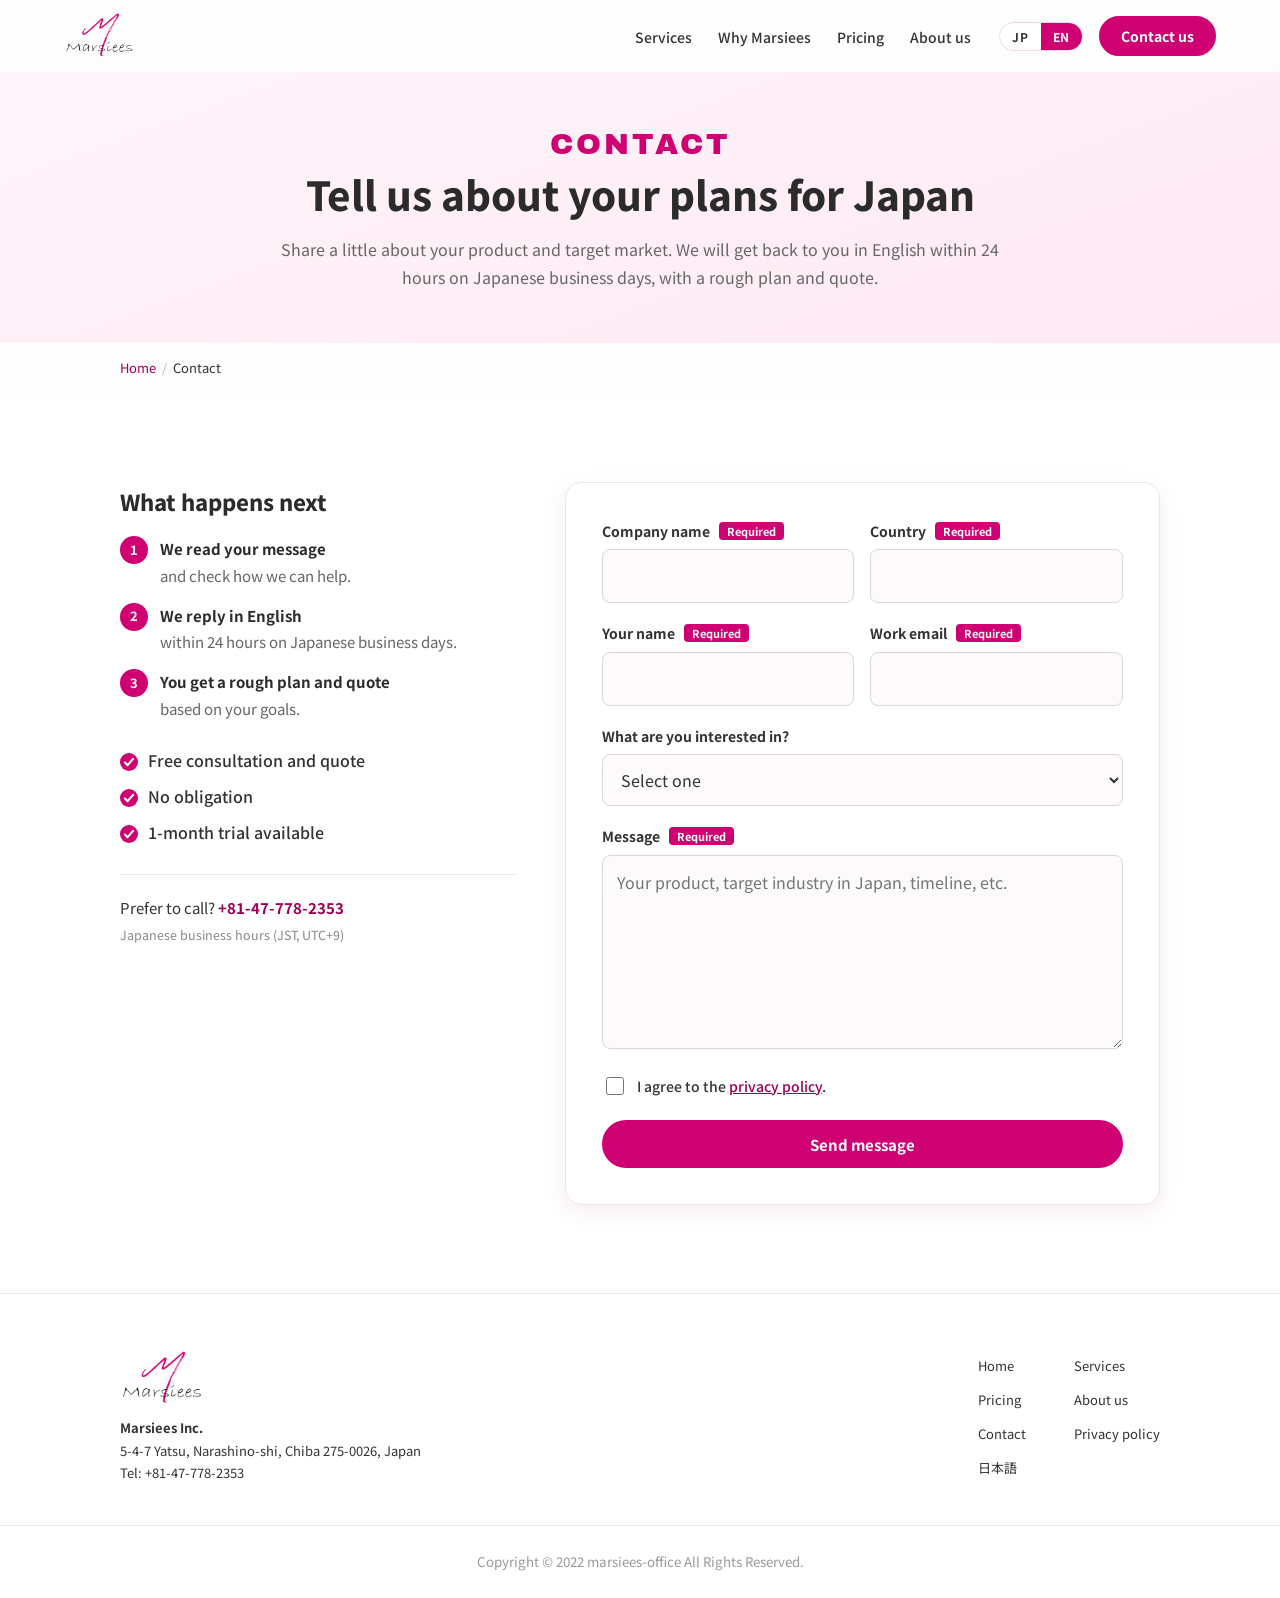
<file: en/contact/index.html>
<!DOCTYPE html>
<html lang="en">
<head>
<meta charset="UTF-8">
<meta name="viewport" content="width=device-width, initial-scale=1">
<title>Contact Us: Free Consultation for Sales in Japan | Marsiees</title>
<meta name="description" content="Tell us about your plans for Japan. Free consultation and quote, with a reply in English within 24 hours on Japanese business days.">
<link rel="canonical" href="https://marsiees.com/en/contact/">
<link rel="alternate" hreflang="ja" href="https://marsiees.com/contact/">
<link rel="alternate" hreflang="en" href="https://marsiees.com/en/contact/">
<link rel="alternate" hreflang="x-default" href="https://marsiees.com/contact/">
<meta name="theme-color" content="#cf0072">
<meta property="og:type" content="website">
<meta property="og:site_name" content="Marsiees">
<meta property="og:locale" content="en_US">
<meta property="og:locale:alternate" content="ja_JP">
<meta property="og:title" content="Contact | Marsiees">
<meta property="og:description" content="Tell us about your plans for Japan. Free consultation and quote, with a reply in English within 24 hours on Japanese business days.">
<meta property="og:url" content="https://marsiees.com/en/contact/">
<meta property="og:image" content="https://marsiees.com/images/ogp.jpg">
<meta name="twitter:card" content="summary_large_image">
<link rel="icon" href="../../images/favicon-32.png" sizes="32x32">
<link rel="icon" href="../../images/icon-192.png" sizes="192x192">
<link rel="apple-touch-icon" href="../../images/apple-touch-icon.png">
<link rel="preconnect" href="https://fonts.googleapis.com">
<link rel="preconnect" href="https://fonts.gstatic.com" crossorigin>
<link rel="stylesheet" href="https://fonts.googleapis.com/css2?family=Archivo+Black&family=Noto+Sans+JP:wght@400;500;700;800&display=swap">
<link rel="stylesheet" href="../../css/style.css">
</head>
<body>
<a class="skip" href="#main">Skip to content</a>

<header class="header" id="header">
  <div class="header__inner">
    <a class="header__logo" href="../">
      <img src="../../images/logo.png" alt="Marsiees" width="120" height="76">
    </a>
    <nav class="gnav" id="gnav" aria-label="Main">
      <ul class="gnav__list">
        <li><a href="../services/">Services</a></li>
        <li><a href="../#feature">Why Marsiees</a></li>
        <li><a href="../pricing/">Pricing</a></li>
        <li><a href="../about/">About us</a></li>
      </ul>
      <div class="gnav__sub">
        <div class="lang" aria-label="Language">
          <a class="lang__item" href="https://marsiees.com/contact/" hreflang="ja" lang="ja">JP</a>
          <span class="lang__item is-current" aria-current="true">EN</span>
        </div>
        <a class="btn btn--primary gnav__cta" href="./" aria-current="page">Contact us</a>
      </div>
    </nav>
    <button class="menu-btn" id="menuBtn" type="button" aria-label="Open menu" aria-expanded="false" aria-controls="gnav" data-open="Open menu" data-close="Close menu">
      <span></span><span></span><span></span>
    </button>
  </div>
</header>

<main id="main">

  <div class="page-hero">
    <div class="inner">
      <span class="sec-head__en">Contact</span>
      <h1>Tell us about your plans for Japan</h1>
      <p>Share a little about your product and target market. We will get back to you in English within 24 hours on Japanese business days, with a rough plan and quote.</p>
    </div>
  </div>

  <nav class="breadcrumb inner" aria-label="Breadcrumb">
    <ol>
      <li><a href="../">Home</a></li>
      <li aria-current="page">Contact</li>
    </ol>
  </nav>

  <section class="section section--white contact">
    <div class="inner contact__inner">
      <aside class="contact__side">
        <h2>What happens next</h2>
        <ol class="contact__steps">
          <li><strong>We read your message</strong>and check how we can help.</li>
          <li><strong>We reply in English</strong>within 24 hours on Japanese business days.</li>
          <li><strong>You get a rough plan and quote</strong>based on your goals.</li>
        </ol>
        <ul class="checklist">
          <li>Free consultation and quote</li>
          <li>No obligation</li>
          <li>1-month trial available</li>
        </ul>
        <p class="contact__tel">Prefer to call? <a href="tel:+81477782353">+81-47-778-2353</a><br><small>Japanese business hours (JST, UTC+9)</small></p>
      </aside>

      <form class="form" id="contactForm" action="" method="post" novalidate>
        <div class="form__row">
          <div class="field">
            <label for="company">Company name <span class="req">Required</span></label>
            <input id="company" name="company" type="text" autocomplete="organization" required>
          </div>
          <div class="field">
            <label for="country">Country <span class="req">Required</span></label>
            <input id="country" name="country" type="text" autocomplete="country-name" required>
          </div>
        </div>
        <div class="form__row">
          <div class="field">
            <label for="name">Your name <span class="req">Required</span></label>
            <input id="name" name="name" type="text" autocomplete="name" required>
          </div>
          <div class="field">
            <label for="email">Work email <span class="req">Required</span></label>
            <input id="email" name="email" type="email" autocomplete="email" required>
          </div>
        </div>
        <div class="field">
          <label for="service">What are you interested in?</label>
          <select id="service" name="service">
            <option value="">Select one</option>
            <option>Test marketing</option>
            <option>Trade shows &amp; lead follow-up</option>
            <option>Telemarketing &amp; inside sales</option>
            <option>Ongoing new business development</option>
            <option>Not sure yet</option>
          </select>
        </div>
        <div class="field">
          <label for="message">Message <span class="req">Required</span></label>
          <textarea id="message" name="message" rows="6" required placeholder="Your product, target industry in Japan, timeline, etc."></textarea>
        </div>
        <div class="field field--check">
          <label>
            <input type="checkbox" name="agree" required>
            <span>I agree to the <a href="https://marsiees.com/privacy-policy/" target="_blank" rel="noopener">privacy policy</a>.</span>
          </label>
        </div>
        <button class="btn btn--primary form__submit" type="submit">Send message</button>
        <p class="form__status" id="formStatus" role="status" hidden></p>
      </form>
    </div>
  </section>

</main>

<footer class="footer">
  <div class="inner footer__inner">
    <div class="footer__info">
      <img src="../../images/logo.png" alt="Marsiees" width="100" height="63" loading="lazy">
      <p class="footer__name">Marsiees Inc.</p>
      <p>5-4-7 Yatsu, Narashino-shi, Chiba 275-0026, Japan<br>Tel: <a href="tel:+81477782353">+81-47-778-2353</a></p>
    </div>
    <ul class="footer__nav">
      <li><a href="../">Home</a></li>
      <li><a href="../services/">Services</a></li>
      <li><a href="../pricing/">Pricing</a></li>
      <li><a href="../about/">About us</a></li>
      <li><a href="./">Contact</a></li>
      <li><a href="https://marsiees.com/privacy-policy/">Privacy policy</a></li>
      <li><a href="https://marsiees.com/contact/" hreflang="ja" lang="ja">日本語</a></li>
    </ul>
  </div>
  <p class="footer__copy"><small>Copyright &copy; 2022 marsiees-office All Rights Reserved.</small></p>
</footer>

<a class="pagetop" href="#main" aria-label="Back to top"></a>

<script src="../../js/main.js" defer></script>
</body>
</html>
</file>
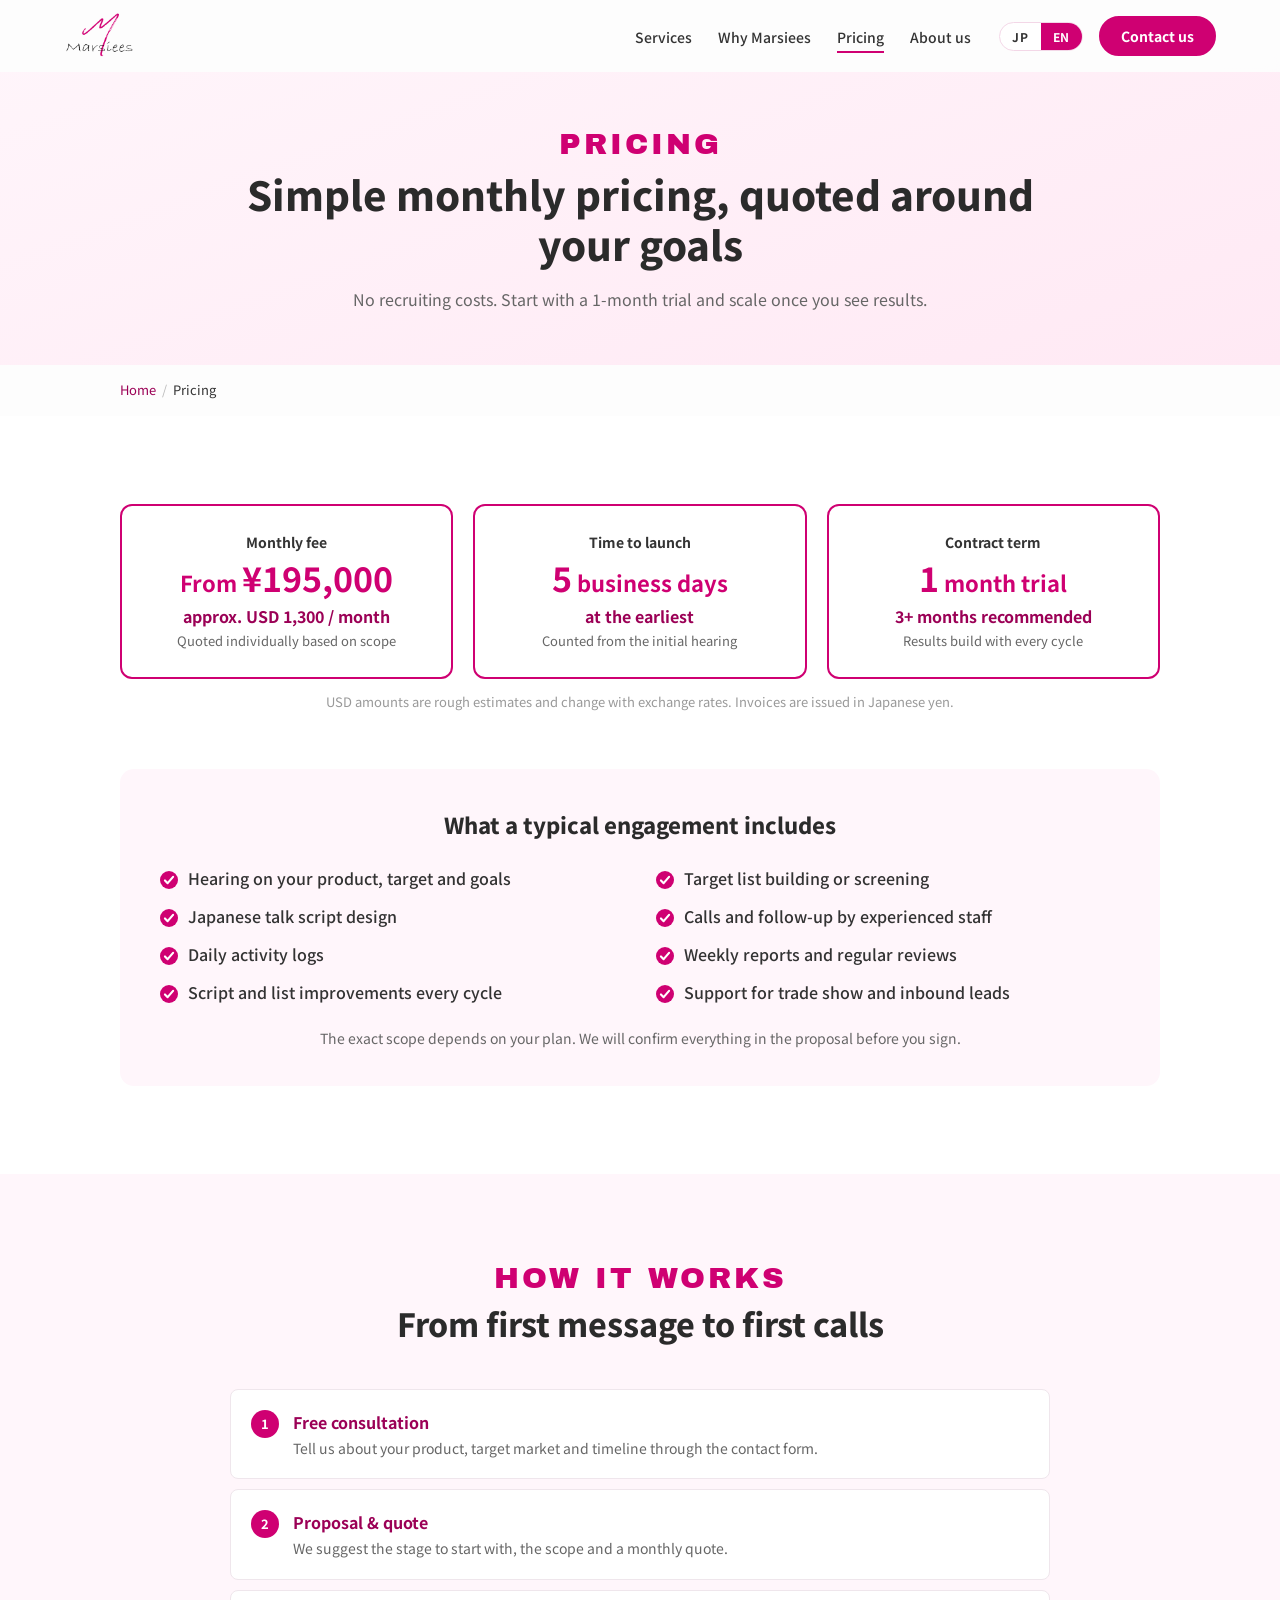
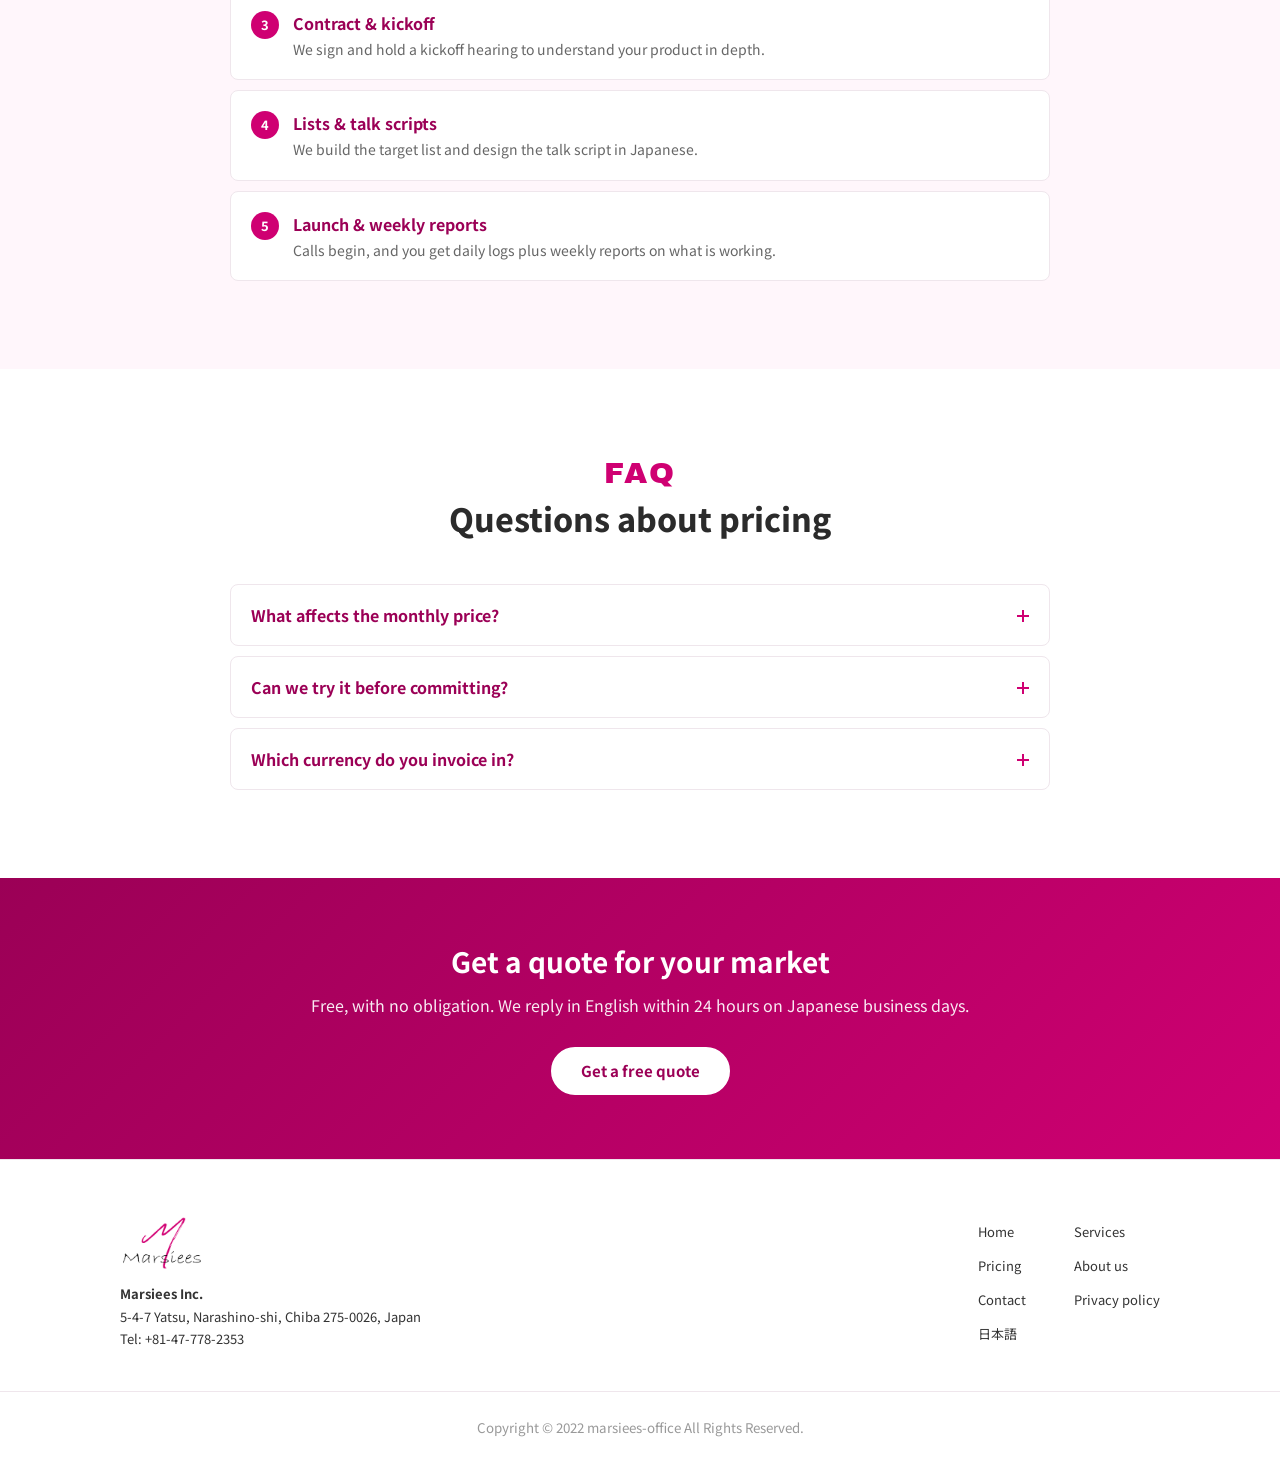
<file: en/pricing/index.html>
<!DOCTYPE html>
<html lang="en">
<head>
<meta charset="UTF-8">
<meta name="viewport" content="width=device-width, initial-scale=1">
<title>Pricing: Sales Outsourcing in Japan from &yen;195,000 / month | Marsiees</title>
<meta name="description" content="Sales outsourcing in Japan from JPY 195,000 per month (approx. USD 1,300). Launch in as little as 5 business days, with a 1-month trial available.">
<link rel="canonical" href="https://marsiees.com/en/pricing/">
<link rel="alternate" hreflang="ja" href="https://marsiees.com/pricing/">
<link rel="alternate" hreflang="en" href="https://marsiees.com/en/pricing/">
<link rel="alternate" hreflang="x-default" href="https://marsiees.com/pricing/">
<meta name="theme-color" content="#cf0072">
<meta property="og:type" content="website">
<meta property="og:site_name" content="Marsiees">
<meta property="og:locale" content="en_US">
<meta property="og:locale:alternate" content="ja_JP">
<meta property="og:title" content="Pricing | Marsiees">
<meta property="og:description" content="Sales outsourcing in Japan from JPY 195,000 per month (approx. USD 1,300). Launch in as little as 5 business days, with a 1-month trial available.">
<meta property="og:url" content="https://marsiees.com/en/pricing/">
<meta property="og:image" content="https://marsiees.com/images/ogp.jpg">
<meta name="twitter:card" content="summary_large_image">
<link rel="icon" href="../../images/favicon-32.png" sizes="32x32">
<link rel="icon" href="../../images/icon-192.png" sizes="192x192">
<link rel="apple-touch-icon" href="../../images/apple-touch-icon.png">
<link rel="preconnect" href="https://fonts.googleapis.com">
<link rel="preconnect" href="https://fonts.gstatic.com" crossorigin>
<link rel="stylesheet" href="https://fonts.googleapis.com/css2?family=Archivo+Black&family=Noto+Sans+JP:wght@400;500;700;800&display=swap">
<link rel="stylesheet" href="../../css/style.css">
</head>
<body>
<a class="skip" href="#main">Skip to content</a>

<header class="header" id="header">
  <div class="header__inner">
    <a class="header__logo" href="../">
      <img src="../../images/logo.png" alt="Marsiees" width="120" height="76">
    </a>
    <nav class="gnav" id="gnav" aria-label="Main">
      <ul class="gnav__list">
        <li><a href="../services/">Services</a></li>
        <li><a href="../#feature">Why Marsiees</a></li>
        <li><a href="./" aria-current="page">Pricing</a></li>
        <li><a href="../about/">About us</a></li>
      </ul>
      <div class="gnav__sub">
        <div class="lang" aria-label="Language">
          <a class="lang__item" href="https://marsiees.com/pricing/" hreflang="ja" lang="ja">JP</a>
          <span class="lang__item is-current" aria-current="true">EN</span>
        </div>
        <a class="btn btn--primary gnav__cta" href="../contact/">Contact us</a>
      </div>
    </nav>
    <button class="menu-btn" id="menuBtn" type="button" aria-label="Open menu" aria-expanded="false" aria-controls="gnav" data-open="Open menu" data-close="Close menu">
      <span></span><span></span><span></span>
    </button>
  </div>
</header>

<main id="main">

  <div class="page-hero">
    <div class="inner">
      <span class="sec-head__en">Pricing</span>
      <h1>Simple monthly pricing, quoted around your goals</h1>
      <p>No recruiting costs. Start with a 1-month trial and scale once you see results.</p>
    </div>
  </div>

  <nav class="breadcrumb inner" aria-label="Breadcrumb">
    <ol>
      <li><a href="../">Home</a></li>
      <li aria-current="page">Pricing</li>
    </ol>
  </nav>

  <section class="section section--white">
    <div class="inner">
      <div class="price-boxes price-boxes--3">
        <div class="price-box">
          <p class="price-box__label">Monthly fee</p>
          <p class="price-box__value">From <strong>&yen;195,000</strong></p>
          <p class="price-box__sub">approx. USD 1,300 / month</p>
          <p class="price-box__note">Quoted individually based on scope</p>
        </div>
        <div class="price-box">
          <p class="price-box__label">Time to launch</p>
          <p class="price-box__value"><strong>5</strong> business days</p>
          <p class="price-box__sub">at the earliest</p>
          <p class="price-box__note">Counted from the initial hearing</p>
        </div>
        <div class="price-box">
          <p class="price-box__label">Contract term</p>
          <p class="price-box__value"><strong>1</strong> month trial</p>
          <p class="price-box__sub">3+ months recommended</p>
          <p class="price-box__note">Results build with every cycle</p>
        </div>
      </div>
      <p class="price-fx">USD amounts are rough estimates and change with exchange rates. Invoices are issued in Japanese yen.</p>

      <div class="included">
        <h2 class="included__title">What a typical engagement includes</h2>
        <ul class="checklist included__list">
          <li>Hearing on your product, target and goals</li>
          <li>Target list building or screening</li>
          <li>Japanese talk script design</li>
          <li>Calls and follow-up by experienced staff</li>
          <li>Daily activity logs</li>
          <li>Weekly reports and regular reviews</li>
          <li>Script and list improvements every cycle</li>
          <li>Support for trade show and inbound leads</li>
        </ul>
        <p class="included__note">The exact scope depends on your plan. We will confirm everything in the proposal before you sign.</p>
      </div>
    </div>
  </section>

  <section class="section section--pink">
    <div class="inner inner--narrow">
      <div class="sec-head">
        <span class="sec-head__en">How it works</span>
        <h2>From first message to first calls</h2>
      </div>
      <ol class="flow flow--detail">
        <li><span>1</span><div><h3>Free consultation</h3><p>Tell us about your product, target market and timeline through the contact form.</p></div></li>
        <li><span>2</span><div><h3>Proposal &amp; quote</h3><p>We suggest the stage to start with, the scope and a monthly quote.</p></div></li>
        <li><span>3</span><div><h3>Contract &amp; kickoff</h3><p>We sign and hold a kickoff hearing to understand your product in depth.</p></div></li>
        <li><span>4</span><div><h3>Lists &amp; talk scripts</h3><p>We build the target list and design the talk script in Japanese.</p></div></li>
        <li><span>5</span><div><h3>Launch &amp; weekly reports</h3><p>Calls begin, and you get daily logs plus weekly reports on what is working.</p></div></li>
      </ol>
    </div>
  </section>

  <section class="section section--white faq">
    <div class="inner inner--narrow">
      <div class="sec-head">
        <span class="sec-head__en">FAQ</span>
        <h2>Questions about pricing</h2>
      </div>
      <div class="faq__list">
        <details class="qa">
          <summary>What affects the monthly price?</summary>
          <div class="qa__a"><p>Mainly the scope: which stages you need, the size of the target list and how many people work on your campaign. We will quote it once we understand your goals.</p></div>
        </details>
        <details class="qa">
          <summary>Can we try it before committing?</summary>
          <div class="qa__a"><p>Yes. A 1-month trial is available. Many companies use it as test marketing to see how the Japanese market responds.</p></div>
        </details>
        <details class="qa">
          <summary>Which currency do you invoice in?</summary>
          <div class="qa__a"><p>Invoices are issued in Japanese yen. The USD amounts on this page are rough estimates for reference only.</p></div>
        </details>
      </div>
    </div>
  </section>

  <section class="cta">
    <div class="inner">
      <h2 class="cta__title">Get a quote for your market</h2>
      <p>Free, with no obligation. We reply in English within 24 hours on Japanese business days.</p>
      <div class="btn-row">
        <a class="btn btn--white" href="../contact/">Get a free quote</a>
      </div>
    </div>
  </section>

</main>

<footer class="footer">
  <div class="inner footer__inner">
    <div class="footer__info">
      <img src="../../images/logo.png" alt="Marsiees" width="100" height="63" loading="lazy">
      <p class="footer__name">Marsiees Inc.</p>
      <p>5-4-7 Yatsu, Narashino-shi, Chiba 275-0026, Japan<br>Tel: <a href="tel:+81477782353">+81-47-778-2353</a></p>
    </div>
    <ul class="footer__nav">
      <li><a href="../">Home</a></li>
      <li><a href="../services/">Services</a></li>
      <li><a href="./">Pricing</a></li>
      <li><a href="../about/">About us</a></li>
      <li><a href="../contact/">Contact</a></li>
      <li><a href="https://marsiees.com/privacy-policy/">Privacy policy</a></li>
      <li><a href="https://marsiees.com/pricing/" hreflang="ja" lang="ja">日本語</a></li>
    </ul>
  </div>
  <p class="footer__copy"><small>Copyright &copy; 2022 marsiees-office All Rights Reserved.</small></p>
</footer>

<a class="pagetop" href="#main" aria-label="Back to top"></a>

<script src="../../js/main.js" defer></script>
</body>
</html>
</file>
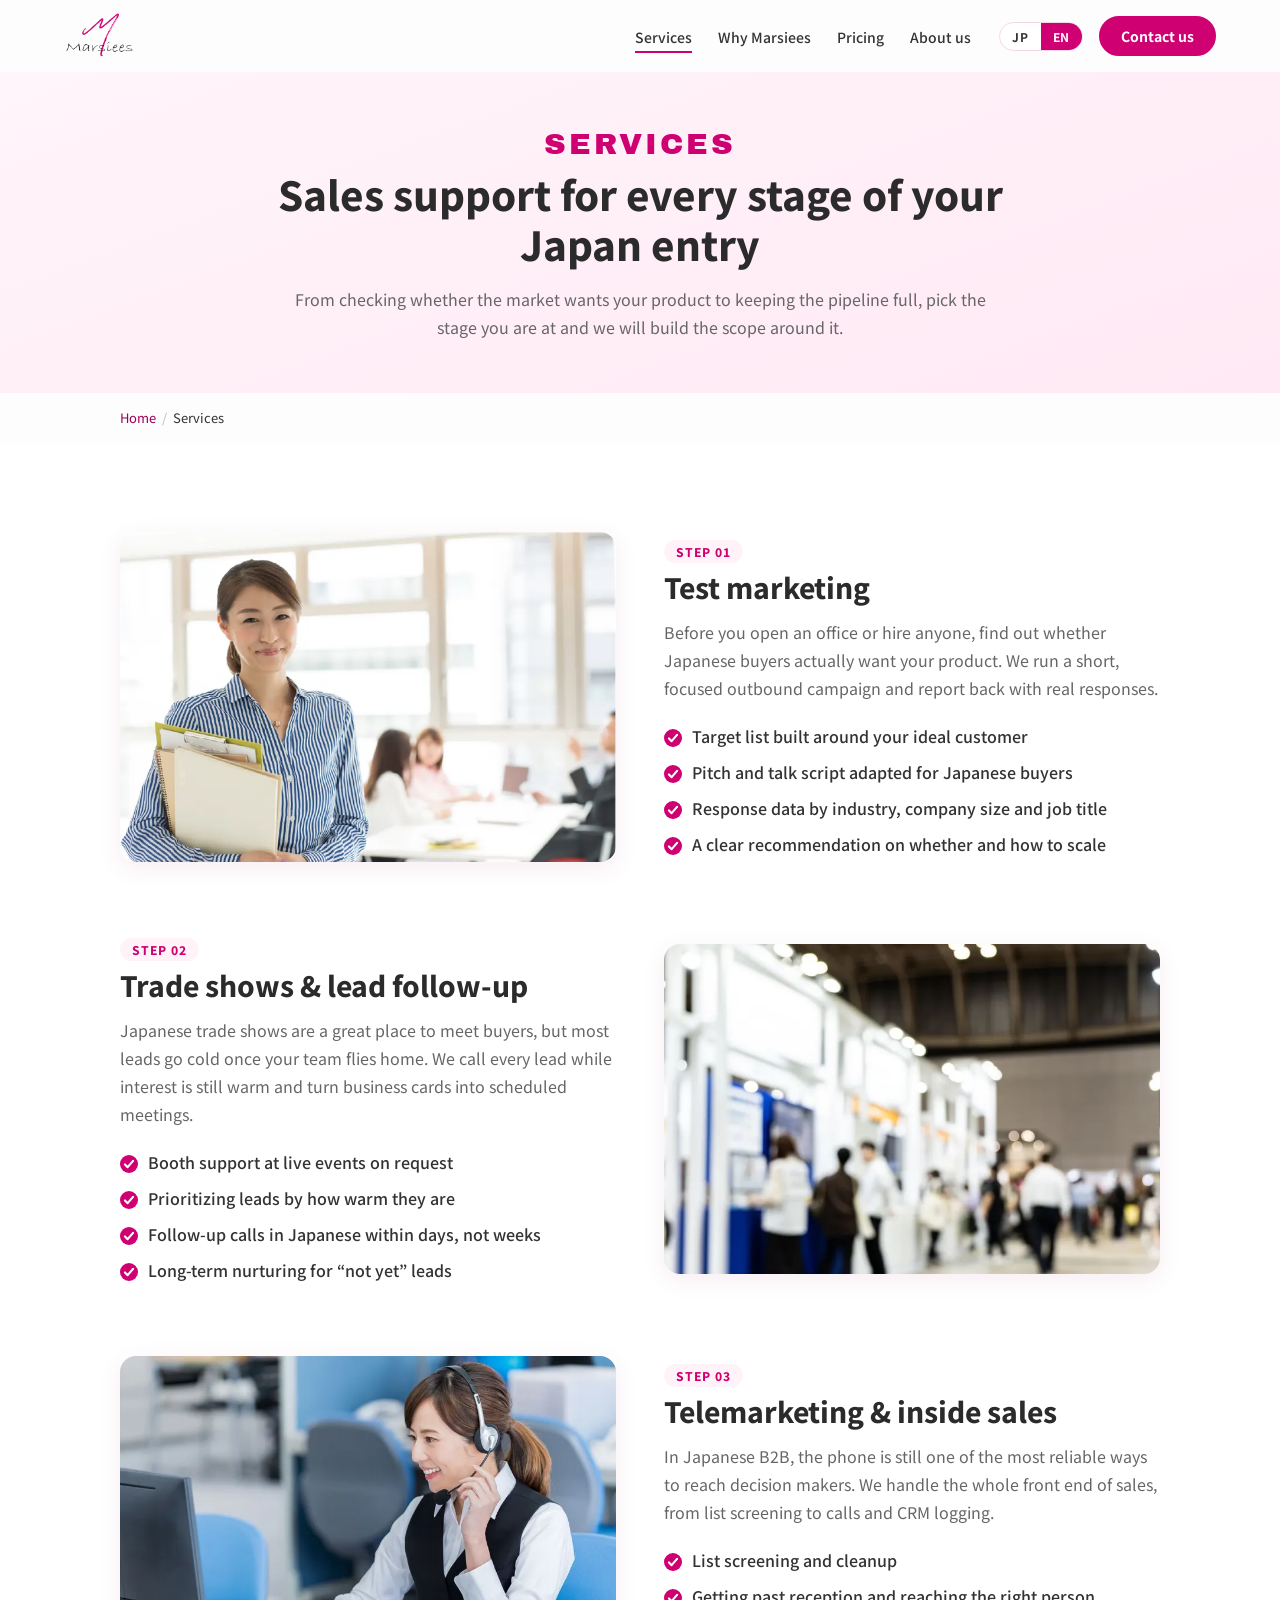
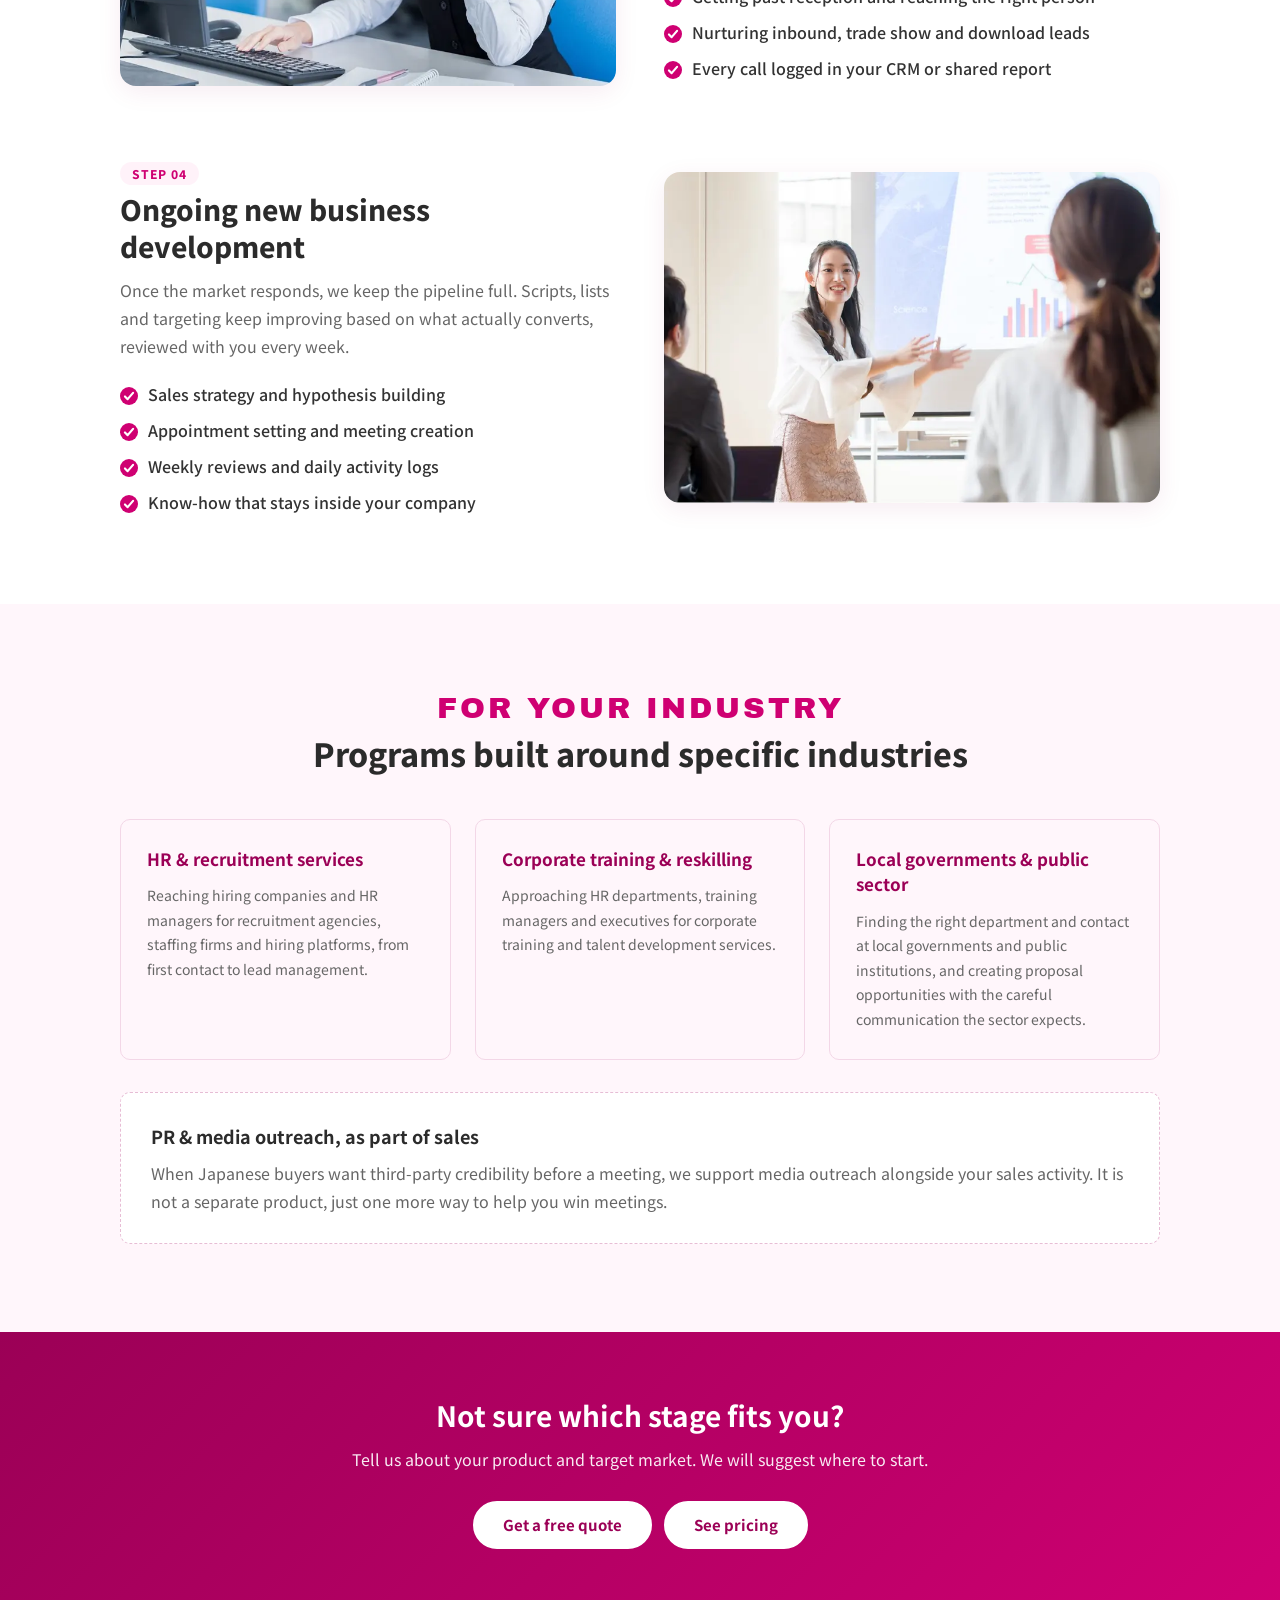
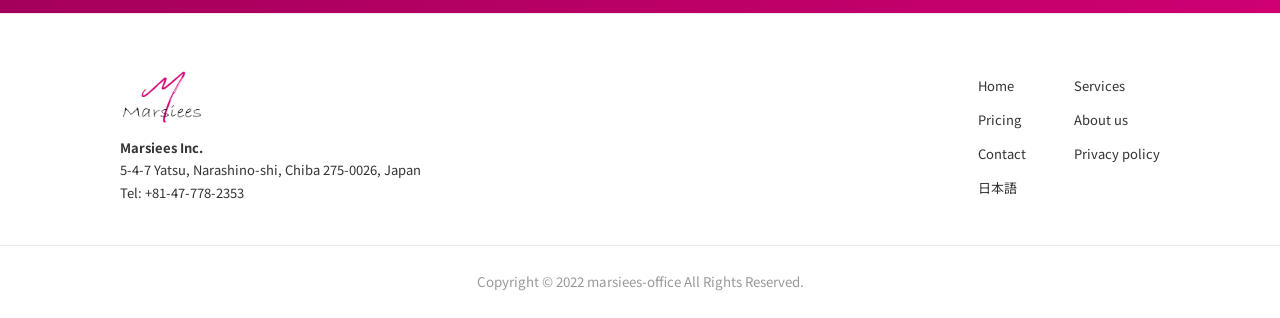
<file: en/services/index.html>
<!DOCTYPE html>
<html lang="en">
<head>
<meta charset="UTF-8">
<meta name="viewport" content="width=device-width, initial-scale=1">
<title>Services: Test Marketing, Trade Show Follow-up &amp; Telemarketing in Japan | Marsiees</title>
<meta name="description" content="Test marketing, trade show lead follow-up, telemarketing, inside sales and ongoing business development in Japan. Pick the stage of your Japan entry and start there.">
<link rel="canonical" href="https://marsiees.com/en/services/">
<link rel="alternate" hreflang="ja" href="https://marsiees.com/service/">
<link rel="alternate" hreflang="en" href="https://marsiees.com/en/services/">
<link rel="alternate" hreflang="x-default" href="https://marsiees.com/service/">
<meta name="theme-color" content="#cf0072">
<meta property="og:type" content="website">
<meta property="og:site_name" content="Marsiees">
<meta property="og:locale" content="en_US">
<meta property="og:locale:alternate" content="ja_JP">
<meta property="og:title" content="Services | Marsiees">
<meta property="og:description" content="Test marketing, trade show lead follow-up, telemarketing, inside sales and ongoing business development in Japan. Pick the stage of your Japan entry and start there.">
<meta property="og:url" content="https://marsiees.com/en/services/">
<meta property="og:image" content="https://marsiees.com/images/ogp.jpg">
<meta name="twitter:card" content="summary_large_image">
<link rel="icon" href="../../images/favicon-32.png" sizes="32x32">
<link rel="icon" href="../../images/icon-192.png" sizes="192x192">
<link rel="apple-touch-icon" href="../../images/apple-touch-icon.png">
<link rel="preconnect" href="https://fonts.googleapis.com">
<link rel="preconnect" href="https://fonts.gstatic.com" crossorigin>
<link rel="stylesheet" href="https://fonts.googleapis.com/css2?family=Archivo+Black&family=Noto+Sans+JP:wght@400;500;700;800&display=swap">
<link rel="stylesheet" href="../../css/style.css">
</head>
<body>
<a class="skip" href="#main">Skip to content</a>

<header class="header" id="header">
  <div class="header__inner">
    <a class="header__logo" href="../">
      <img src="../../images/logo.png" alt="Marsiees" width="120" height="76">
    </a>
    <nav class="gnav" id="gnav" aria-label="Main">
      <ul class="gnav__list">
        <li><a href="./" aria-current="page">Services</a></li>
        <li><a href="../#feature">Why Marsiees</a></li>
        <li><a href="../pricing/">Pricing</a></li>
        <li><a href="../about/">About us</a></li>
      </ul>
      <div class="gnav__sub">
        <div class="lang" aria-label="Language">
          <a class="lang__item" href="https://marsiees.com/service/" hreflang="ja" lang="ja">JP</a>
          <span class="lang__item is-current" aria-current="true">EN</span>
        </div>
        <a class="btn btn--primary gnav__cta" href="../contact/">Contact us</a>
      </div>
    </nav>
    <button class="menu-btn" id="menuBtn" type="button" aria-label="Open menu" aria-expanded="false" aria-controls="gnav" data-open="Open menu" data-close="Close menu">
      <span></span><span></span><span></span>
    </button>
  </div>
</header>

<main id="main">

  <div class="page-hero">
    <div class="inner">
      <span class="sec-head__en">Services</span>
      <h1>Sales support for every stage of your Japan entry</h1>
      <p>From checking whether the market wants your product to keeping the pipeline full, pick the stage you are at and we will build the scope around it.</p>
    </div>
  </div>

  <nav class="breadcrumb inner" aria-label="Breadcrumb">
    <ol>
      <li><a href="../">Home</a></li>
      <li aria-current="page">Services</li>
    </ol>
  </nav>

  <section class="section section--white">
    <div class="inner">
      <div class="detail" id="test-marketing">
        <img class="detail__img" src="../../images/step-test.webp" alt="Sales representative holding documents in an office" width="840" height="559" loading="lazy">
        <div class="detail__body">
          <span class="step__label">Step 01</span>
          <h2>Test marketing</h2>
          <p>Before you open an office or hire anyone, find out whether Japanese buyers actually want your product. We run a short, focused outbound campaign and report back with real responses.</p>
          <ul class="checklist">
            <li>Target list built around your ideal customer</li>
            <li>Pitch and talk script adapted for Japanese buyers</li>
            <li>Response data by industry, company size and job title</li>
            <li>A clear recommendation on whether and how to scale</li>
          </ul>
        </div>
      </div>

      <div class="detail detail--reverse" id="trade-shows">
        <img class="detail__img" src="../../images/step-expo.webp" alt="Exhibition hall at a trade show in Japan" width="840" height="560" loading="lazy">
        <div class="detail__body">
          <span class="step__label">Step 02</span>
          <h2>Trade shows &amp; lead follow-up</h2>
          <p>Japanese trade shows are a great place to meet buyers, but most leads go cold once your team flies home. We call every lead while interest is still warm and turn business cards into scheduled meetings.</p>
          <ul class="checklist">
            <li>Booth support at live events on request</li>
            <li>Prioritizing leads by how warm they are</li>
            <li>Follow-up calls in Japanese within days, not weeks</li>
            <li>Long-term nurturing for &ldquo;not yet&rdquo; leads</li>
          </ul>
        </div>
      </div>

      <div class="detail" id="telemarketing">
        <img class="detail__img" src="../../images/step-call.webp" alt="Sales representative making calls with a headset" width="840" height="560" loading="lazy">
        <div class="detail__body">
          <span class="step__label">Step 03</span>
          <h2>Telemarketing &amp; inside sales</h2>
          <p>In Japanese B2B, the phone is still one of the most reliable ways to reach decision makers. We handle the whole front end of sales, from list screening to calls and CRM logging.</p>
          <ul class="checklist">
            <li>List screening and cleanup</li>
            <li>Getting past reception and reaching the right person</li>
            <li>Nurturing inbound, trade show and download leads</li>
            <li>Every call logged in your CRM or shared report</li>
          </ul>
        </div>
      </div>

      <div class="detail detail--reverse" id="business-development">
        <img class="detail__img" src="../../images/step-growth.webp" alt="Sales representative presenting to a client" width="840" height="559" loading="lazy">
        <div class="detail__body">
          <span class="step__label">Step 04</span>
          <h2>Ongoing new business development</h2>
          <p>Once the market responds, we keep the pipeline full. Scripts, lists and targeting keep improving based on what actually converts, reviewed with you every week.</p>
          <ul class="checklist">
            <li>Sales strategy and hypothesis building</li>
            <li>Appointment setting and meeting creation</li>
            <li>Weekly reviews and daily activity logs</li>
            <li>Know-how that stays inside your company</li>
          </ul>
        </div>
      </div>
    </div>
  </section>

  <section class="section section--pink">
    <div class="inner">
      <div class="sec-head">
        <span class="sec-head__en">For your industry</span>
        <h2>Programs built around specific industries</h2>
      </div>
      <div class="grid grid--3">
        <article class="industry-card">
          <h3>HR &amp; recruitment services</h3>
          <p>Reaching hiring companies and HR managers for recruitment agencies, staffing firms and hiring platforms, from first contact to lead management.</p>
        </article>
        <article class="industry-card">
          <h3>Corporate training &amp; reskilling</h3>
          <p>Approaching HR departments, training managers and executives for corporate training and talent development services.</p>
        </article>
        <article class="industry-card">
          <h3>Local governments &amp; public sector</h3>
          <p>Finding the right department and contact at local governments and public institutions, and creating proposal opportunities with the careful communication the sector expects.</p>
        </article>
      </div>
      <div class="note-box">
        <h3>PR &amp; media outreach, as part of sales</h3>
        <p>When Japanese buyers want third-party credibility before a meeting, we support media outreach alongside your sales activity. It is not a separate product, just one more way to help you win meetings.</p>
      </div>
    </div>
  </section>

  <section class="cta">
    <div class="inner">
      <h2 class="cta__title">Not sure which stage fits you?</h2>
      <p>Tell us about your product and target market. We will suggest where to start.</p>
      <div class="btn-row">
        <a class="btn btn--white" href="../contact/">Get a free quote</a>
        <a class="btn btn--white" href="../pricing/">See pricing</a>
      </div>
    </div>
  </section>

</main>

<footer class="footer">
  <div class="inner footer__inner">
    <div class="footer__info">
      <img src="../../images/logo.png" alt="Marsiees" width="100" height="63" loading="lazy">
      <p class="footer__name">Marsiees Inc.</p>
      <p>5-4-7 Yatsu, Narashino-shi, Chiba 275-0026, Japan<br>Tel: <a href="tel:+81477782353">+81-47-778-2353</a></p>
    </div>
    <ul class="footer__nav">
      <li><a href="../">Home</a></li>
      <li><a href="./">Services</a></li>
      <li><a href="../pricing/">Pricing</a></li>
      <li><a href="../about/">About us</a></li>
      <li><a href="../contact/">Contact</a></li>
      <li><a href="https://marsiees.com/privacy-policy/">Privacy policy</a></li>
      <li><a href="https://marsiees.com/service/" hreflang="ja" lang="ja">日本語</a></li>
    </ul>
  </div>
  <p class="footer__copy"><small>Copyright &copy; 2022 marsiees-office All Rights Reserved.</small></p>
</footer>

<a class="pagetop" href="#main" aria-label="Back to top"></a>

<script src="../../js/main.js" defer></script>
</body>
</html>
</file>
<file: css/style.css>
:root {
  --main: #cf0072;
  --main-dark: #9b0056;
  --main-thin: rgba(255, 0, 143, .05);
  --text: #333;
  --text-sub: #666;
  --heading: #2b2b2b;
  --bg: #fdfdfd;
  --soft-pink: #fff6fb;
  --white: #fff;
  --line: #efe6ec;
  --pink-line: #f3d7e7;
  --shadow: 0 6px 24px rgba(155, 0, 86, .08);
  --radius: 10px;
  --ff: "Noto Sans JP", -apple-system, BlinkMacSystemFont, "Hiragino Kaku Gothic ProN", "Hiragino Sans", Meiryo, sans-serif;
  --ff-en: "Archivo Black", "Arial Black", Arial, sans-serif;
  --header-h: 72px;
}

*,
*::before,
*::after {
  box-sizing: border-box;
}

html {
  scroll-behavior: smooth;
  scroll-padding-top: var(--header-h);
  -webkit-text-size-adjust: 100%;
}

body {
  margin: 0;
  color: var(--text);
  background: var(--bg);
  font-family: var(--ff);
  font-size: 15px;
  line-height: 1.85;
  letter-spacing: .03em;
  overflow-x: hidden;
}

html[lang="en"] body {
  font-size: 16px;
  line-height: 1.75;
  letter-spacing: 0;
}

img,
video {
  max-width: 100%;
  height: auto;
  display: block;
}

a,
a:visited {
  color: inherit;
}

h1, h2, h3, h4, p, ul, ol, dl, dd, figure, blockquote {
  margin: 0;
}

ul, ol {
  padding: 0;
  list-style: none;
}

button,
input,
select,
textarea {
  font: inherit;
  color: inherit;
}

:focus-visible {
  outline: 3px solid rgba(207, 0, 114, .45);
  outline-offset: 2px;
}

.skip {
  position: absolute;
  top: -100px;
  left: 16px;
  z-index: 200;
  padding: 8px 16px;
  background: var(--main);
  color: var(--white);
}

.skip:focus {
  top: 8px;
}

.inner {
  width: 100%;
  max-width: 1080px;
  margin: 0 auto;
  padding: 0 20px;
}

.inner--narrow {
  max-width: 860px;
}

.section {
  padding: 88px 0;
}

.section--white {
  background: var(--white);
}

.section--pink {
  background: var(--soft-pink);
}

.sec-head {
  max-width: 780px;
  margin: 0 auto 44px;
  text-align: center;
}

.sec-head__en {
  display: block;
  color: var(--main);
  font-family: var(--ff-en);
  font-size: 30px;
  line-height: 1.1;
  letter-spacing: .1em;
  text-transform: uppercase;
}

.sec-head h2 {
  margin-top: 8px;
  color: var(--heading);
  font-size: clamp(20px, 2.6vw, 27px);
  font-weight: 700;
  line-height: 1.5;
}

html[lang="en"] .sec-head h2 {
  font-size: clamp(22px, 2.8vw, 32px);
  font-weight: 800;
  line-height: 1.3;
}

.sec-head h2 span {
  display: inline-block;
}

.sec-head p {
  margin-top: 14px;
  color: var(--text-sub);
}

.sec-head--left {
  margin-left: 0;
  text-align: left;
}

.btn {
  display: inline-flex;
  align-items: center;
  justify-content: center;
  gap: 8px;
  min-height: 48px;
  padding: 10px 28px;
  border: 2px solid var(--main);
  border-radius: 999px;
  font-size: 15px;
  font-weight: 700;
  line-height: 1.3;
  text-decoration: none;
  cursor: pointer;
  transition: background-color .2s, border-color .2s, color .2s, transform .2s;
}

.btn:hover {
  transform: translateY(-1px);
}

.btn--primary {
  background: var(--main);
  color: var(--white);
}

.btn--primary:hover {
  background: var(--main-dark);
  border-color: var(--main-dark);
}

.btn--ghost {
  background: var(--white);
  color: var(--main-dark);
}

.btn--ghost:hover {
  background: var(--main-thin);
}

.btn--white {
  border-color: var(--white);
  background: var(--white);
  color: var(--main-dark);
}

.btn-row {
  display: flex;
  flex-wrap: wrap;
  justify-content: center;
  gap: 12px;
  margin-top: 40px;
}

.card {
  overflow: hidden;
  border: 1px solid var(--line);
  border-radius: var(--radius);
  background: var(--white);
  box-shadow: var(--shadow);
}

.tag {
  display: inline-block;
  color: var(--main);
  font-size: 12px;
  font-weight: 700;
  letter-spacing: .06em;
}

.grid {
  display: grid;
  gap: 24px;
}

.grid--3 {
  grid-template-columns: repeat(3, 1fr);
}

.grid--2 {
  grid-template-columns: repeat(2, 1fr);
}

.text-link {
  color: var(--main);
  font-size: 14px;
  font-weight: 700;
  text-decoration: none;
}

.text-link:hover {
  text-decoration: underline;
}

.visually-hidden {
  position: absolute;
  width: 1px;
  height: 1px;
  overflow: hidden;
  clip: rect(0 0 0 0);
  white-space: nowrap;
}

@media (max-width: 1024px) {
  .grid--3 {
    grid-template-columns: repeat(2, 1fr);
  }
}

@media (max-width: 768px) {
  :root {
    --header-h: 60px;
  }

  .section {
    padding: 64px 0;
  }

  .sec-head {
    margin-bottom: 32px;
  }

  .sec-head__en {
    font-size: 24px;
  }

  .grid--3,
  .grid--2 {
    grid-template-columns: 1fr;
  }

  .btn-row .btn {
    flex: 1 1 100%;
  }
}

.header {
  position: fixed;
  top: 0;
  left: 0;
  z-index: 100;
  width: 100%;
  height: var(--header-h);
  background: rgba(253, 253, 253, .95);
  backdrop-filter: blur(6px);
  transition: box-shadow .3s;
}

.header.is-scrolled {
  box-shadow: 0 2px 16px rgba(0, 0, 0, .06);
}

.header__inner {
  display: flex;
  align-items: center;
  justify-content: space-between;
  gap: 24px;
  max-width: 1200px;
  height: 100%;
  margin: 0 auto;
  padding: 0 24px;
}

.header__logo img {
  width: auto;
  height: 48px;
}

.gnav {
  display: flex;
  align-items: center;
  gap: 28px;
}

.gnav__list {
  display: flex;
  gap: 26px;
}

.gnav__list a {
  position: relative;
  padding: 4px 0;
  font-size: 14px;
  font-weight: 500;
  text-decoration: none;
}

.gnav__list a::after {
  content: "";
  position: absolute;
  left: 0;
  bottom: -2px;
  width: 100%;
  height: 2px;
  background: var(--main);
  transform: scaleX(0);
  transform-origin: left;
  transition: transform .25s;
}

.gnav__list a:hover::after,
.gnav__list a[aria-current="page"]::after {
  transform: scaleX(1);
}

.gnav__sub {
  display: flex;
  align-items: center;
  gap: 16px;
}

.gnav__cta {
  min-height: 40px;
  padding: 6px 20px;
  font-size: 14px;
}

.lang {
  display: flex;
  overflow: hidden;
  border: 1px solid var(--pink-line);
  border-radius: 999px;
  background: var(--white);
  font-size: 12px;
  font-weight: 700;
  letter-spacing: .06em;
}

.lang__item {
  padding: 3px 12px;
  text-decoration: none;
  transition: background-color .2s;
}

a.lang__item:hover {
  background: var(--main-thin);
}

.lang__item.is-current {
  background: var(--main);
  color: var(--white);
}

.menu-btn {
  display: none;
  position: relative;
  width: 44px;
  height: 44px;
  padding: 0;
  border: 0;
  background: none;
  cursor: pointer;
}

.menu-btn span {
  position: absolute;
  left: 10px;
  width: 24px;
  height: 2px;
  border-radius: 2px;
  background: var(--heading);
  transition: transform .3s, opacity .3s;
}

.menu-btn span:nth-child(1) { top: 14px; }
.menu-btn span:nth-child(2) { top: 21px; }
.menu-btn span:nth-child(3) { top: 28px; }

.menu-btn[aria-expanded="true"] span:nth-child(1) { transform: translateY(7px) rotate(45deg); }
.menu-btn[aria-expanded="true"] span:nth-child(2) { opacity: 0; }
.menu-btn[aria-expanded="true"] span:nth-child(3) { transform: translateY(-7px) rotate(-45deg); }

.footer {
  padding: 56px 0 24px;
  border-top: 1px solid var(--line);
  background: var(--white);
}

.footer__inner {
  display: flex;
  justify-content: space-between;
  gap: 40px;
}

.footer__info img {
  width: 90px;
  margin-bottom: 10px;
}

.footer__name {
  font-weight: 700;
}

.footer__info p {
  font-size: 13px;
}

.footer__info a {
  text-decoration: none;
}

.footer__nav {
  display: grid;
  grid-template-columns: repeat(2, auto);
  gap: 6px 48px;
  align-content: start;
}

.footer__nav a {
  font-size: 13px;
  text-decoration: none;
}

.footer__nav a:hover {
  color: var(--main);
}

.footer__copy {
  margin-top: 40px;
  padding-top: 20px;
  border-top: 1px solid var(--line);
  color: #999;
  text-align: center;
}

.pagetop {
  position: fixed;
  right: 20px;
  bottom: 20px;
  z-index: 90;
  width: 46px;
  height: 46px;
  border-radius: 50%;
  background: var(--main);
  box-shadow: var(--shadow);
  opacity: 0;
  visibility: hidden;
  transition: opacity .3s, visibility .3s;
}

.pagetop::before {
  content: "";
  position: absolute;
  top: 19px;
  left: 17px;
  width: 11px;
  height: 11px;
  border-top: 2px solid var(--white);
  border-left: 2px solid var(--white);
  transform: rotate(45deg);
}

.pagetop.is-show {
  opacity: 1;
  visibility: visible;
}

@media (max-width: 1024px) {
  .menu-btn {
    display: block;
  }

  .gnav {
    position: fixed;
    top: var(--header-h);
    left: 0;
    right: 0;
    flex-direction: column;
    align-items: stretch;
    gap: 20px;
    max-height: calc(100vh - var(--header-h));
    padding: 16px 24px 28px;
    overflow-y: auto;
    background: var(--white);
    box-shadow: 0 12px 24px rgba(0, 0, 0, .08);
    opacity: 0;
    visibility: hidden;
    transform: translateY(-8px);
    transition: opacity .25s, transform .25s, visibility .25s;
  }

  .gnav.is-open {
    opacity: 1;
    visibility: visible;
    transform: none;
  }

  .gnav__list {
    flex-direction: column;
    gap: 0;
  }

  .gnav__list a {
    display: block;
    padding: 14px 0;
    border-bottom: 1px solid var(--line);
    font-size: 15px;
  }

  .gnav__list a::after {
    display: none;
  }

  .gnav__sub {
    justify-content: space-between;
  }

  .lang {
    font-size: 14px;
  }

  .lang__item {
    padding: 6px 16px;
  }
}

@media (max-width: 768px) {
  .header__inner {
    padding: 0 16px;
  }

  .header__logo img {
    height: 40px;
  }

  .footer__inner {
    flex-direction: column;
    gap: 28px;
  }
}

.hero {
  position: relative;
  padding-top: var(--header-h);
  background: var(--white);
}

.hero__slides {
  position: relative;
  width: 100%;
  aspect-ratio: 1920 / 844;
  max-height: 640px;
  overflow: hidden;
}

.hero__slide {
  position: absolute;
  inset: 0;
  opacity: 0;
  transition: opacity 1.4s ease;
}

.hero__slide.is-active {
  opacity: 1;
}

.hero__slide img {
  width: 100%;
  height: 100%;
  object-fit: cover;
  object-position: right center;
}

.hero__body {
  position: absolute;
  top: var(--header-h);
  left: 0;
  right: 0;
  bottom: 40px;
  display: flex;
  align-items: center;
  max-width: 1120px;
  margin: 0 auto;
  padding: 0 20px;
  pointer-events: none;
}

.hero__box {
  max-width: 600px;
  padding: 32px 36px;
  border-radius: 14px;
  background: rgba(255, 255, 255, .86);
  box-shadow: var(--shadow);
  pointer-events: auto;
}

.hero__eyebrow {
  margin-bottom: 10px;
  color: var(--main-dark);
  font-size: 14px;
  font-weight: 700;
}

.hero__title {
  color: var(--heading);
  font-size: clamp(26px, 3.2vw, 38px);
  font-weight: 700;
  line-height: 1.4;
}

html[lang="en"] .hero__title {
  font-size: clamp(30px, 3.8vw, 46px);
  font-weight: 800;
  line-height: 1.15;
  letter-spacing: -.01em;
}

.hero__title span {
  display: inline-block;
}

.hero__title em {
  color: var(--main);
  font-style: normal;
}

.hero__copy {
  margin-top: 14px;
  color: #555;
}

.hero__actions {
  display: flex;
  flex-wrap: wrap;
  gap: 12px;
  margin-top: 24px;
}

@media (max-width: 1024px) {
  .hero__box {
    max-width: 480px;
    padding: 26px 28px;
  }

  .hero__copy {
    font-size: 14px;
  }
}

@media (max-width: 768px) {
  .hero__slides {
    aspect-ratio: 750 / 1035;
    max-height: 64vh;
  }

  .hero__slide img {
    object-position: center top;
  }

  .hero__body {
    position: relative;
    top: auto;
    bottom: auto;
    z-index: 2;
    margin-top: -80px;
    padding: 0 16px;
  }

  .hero__box {
    max-width: none;
    padding: 26px 22px;
    background: rgba(255, 255, 255, .96);
  }

  .hero__copy {
    font-size: 15px;
  }

  .hero__actions .btn {
    flex: 1 1 100%;
  }
}

.case-card img {
  width: 100%;
  aspect-ratio: 16 / 10;
  object-fit: cover;
}

.case-card__body {
  display: flex;
  flex-direction: column;
  gap: 6px;
  padding: 20px 22px 24px;
}

.case-card h3 {
  color: var(--main-dark);
  font-size: 17px;
  line-height: 1.5;
}

.case-card p {
  flex: 1;
  color: var(--text-sub);
  font-size: 14px;
}

.case-card .text-link {
  margin-top: 6px;
}

.reviews {
  position: relative;
  display: grid;
  grid-auto-flow: column;
  grid-auto-columns: minmax(300px, 420px);
  gap: 20px;
  margin-top: 48px;
  padding: 4px 4px 20px;
  overflow-x: auto;
  scroll-snap-type: x mandatory;
  scrollbar-color: var(--pink-line) transparent;
}

.review {
  padding: 24px 26px;
  border: 1px solid var(--line);
  border-radius: var(--radius);
  background: var(--white);
  box-shadow: var(--shadow);
  font-size: 14px;
  scroll-snap-align: start;
}

.review__head {
  margin-bottom: 12px;
  padding-bottom: 12px;
  border-bottom: 1px solid var(--line);
}

.review__name {
  font-weight: 700;
}

.review__meta {
  color: #888;
  font-size: 12px;
}

.review__stars {
  color: #f5b50a;
  letter-spacing: 1px;
}

.review__stars time {
  margin-left: 8px;
  color: #999;
  font-size: 12px;
  letter-spacing: 0;
}

.review__label {
  display: flex;
  align-items: center;
  gap: 6px;
  margin: 14px 0 4px;
  font-size: 13px;
  font-weight: 700;
}

.review__label::before {
  content: "";
  flex-shrink: 0;
  width: 22px;
  height: 22px;
  background: center / contain no-repeat;
}

.review__label--good::before { background-image: url("../images/icon-good.webp"); }
.review__label--bad::before { background-image: url("../images/icon-bad.webp"); }
.review__label--human::before { background-image: url("../images/icon-human.webp"); }

.review__list {
  padding-left: 1.2em;
  list-style: disc;
}

.review > p,
.review__list {
  color: var(--text-sub);
}

.trouble__wrap {
  display: grid;
  grid-template-columns: 1fr 300px 1fr;
  align-items: center;
  gap: 24px;
}

.bubbles {
  display: grid;
  gap: 18px;
}

.bubbles--left {
  justify-items: end;
}

.bubbles--right {
  justify-items: start;
}

.bubble {
  position: relative;
  min-width: 200px;
  padding: 16px 24px;
  border: 2px solid var(--heading);
  border-radius: 40px;
  background: var(--white);
  font-size: 14px;
  line-height: 1.6;
  text-align: center;
}

.bubble strong {
  font-size: 17px;
}

.bubbles--left .bubble:nth-child(2) {
  margin-right: 40px;
}

.bubbles--right .bubble:nth-child(odd) {
  margin-left: 40px;
}

.trouble__img img {
  width: 100%;
}

.trouble__answer {
  margin-top: 40px;
  color: var(--main-dark);
  font-size: clamp(17px, 2vw, 21px);
  font-weight: 700;
  text-align: center;
}

.solution-box__body {
  max-width: 880px;
  margin: 0 auto;
  padding: 36px 32px;
  border: 1px solid var(--line);
  border-radius: 14px;
  background: linear-gradient(180deg, var(--white), var(--soft-pink));
  box-shadow: var(--shadow);
  text-align: center;
}

.solution-box__body strong {
  color: var(--main);
}

.solution-box__body .btn-row {
  margin-top: 24px;
}

@media (max-width: 1024px) {
  .trouble__wrap {
    grid-template-columns: 1fr 1fr;
  }

  .trouble__img {
    grid-column: 1 / -1;
    grid-row: 1;
    width: 260px;
    margin: 0 auto;
  }

  .bubbles--left,
  .bubbles--right {
    justify-items: stretch;
  }

  .bubbles .bubble:nth-child(n) {
    min-width: 0;
    margin: 0;
  }
}

@media (max-width: 768px) {
  .trouble__wrap {
    gap: 12px;
  }

  .bubbles {
    gap: 12px;
  }

  .bubble {
    padding: 12px 10px;
    border-radius: 24px;
    font-size: 12px;
  }

  .bubble strong {
    font-size: 14px;
  }

  .solution-box__body {
    padding: 28px 20px;
    text-align: left;
  }
}

.feature-card img {
  width: 100%;
  aspect-ratio: 4 / 3;
  object-fit: cover;
}

.feature-card__body {
  padding: 20px 22px 26px;
}

.feature-card h3 {
  margin-bottom: 8px;
  color: var(--main-dark);
  font-size: 17px;
  line-height: 1.5;
}

.feature-card h3 span {
  margin-right: 4px;
  color: var(--main);
}

.feature-card p {
  color: var(--text-sub);
  font-size: 14px;
}

.can-do__inner {
  display: grid;
  grid-template-columns: 1.2fr 1fr;
  align-items: center;
  gap: 56px;
}

.can-do__text .sec-head {
  margin-bottom: 20px;
}

.can-do__text > p {
  color: var(--text-sub);
}

.checklist {
  display: grid;
  gap: 8px;
  margin-top: 20px;
}

.checklist li {
  position: relative;
  padding-left: 28px;
  font-weight: 500;
}

.checklist li::before {
  content: "";
  position: absolute;
  top: .45em;
  left: 0;
  width: 18px;
  height: 18px;
  border-radius: 50%;
  background: var(--main) url("data:image/svg+xml,%3Csvg xmlns='http://www.w3.org/2000/svg' viewBox='0 0 20 20'%3E%3Cpath d='M5.5 10.5l3 3 6-7' fill='none' stroke='%23fff' stroke-width='2.4' stroke-linecap='round' stroke-linejoin='round'/%3E%3C/svg%3E") center / 100% no-repeat;
}

.can-do__img img {
  max-width: 420px;
  margin: 0 auto;
}

@media (max-width: 768px) {
  .can-do__inner {
    grid-template-columns: 1fr;
    gap: 32px;
  }

  .can-do__text .sec-head {
    text-align: center;
  }

  .can-do__img img {
    max-width: 300px;
  }
}

.service-card img {
  width: 100%;
  aspect-ratio: 3 / 2;
  object-fit: cover;
}

.service-card__body {
  padding: 18px 22px 24px;
}

.service-card h3 {
  margin-bottom: 8px;
  color: var(--main-dark);
  font-size: 16px;
  line-height: 1.5;
}

.service-card p {
  color: var(--text-sub);
  font-size: 14px;
}

.industry-card {
  display: flex;
  flex-direction: column;
  align-items: flex-start;
  gap: 12px;
  padding: 26px 26px 28px;
  border: 1px solid var(--pink-line);
  border-radius: var(--radius);
  background: var(--soft-pink);
}

.industry-card h3 {
  color: var(--main-dark);
  font-size: 17px;
  line-height: 1.5;
}

.industry-card p {
  flex: 1;
  color: var(--text-sub);
  font-size: 14px;
}

.industry-card .btn {
  min-height: 42px;
  padding: 6px 20px;
  font-size: 13px;
}

.faq__list {
  display: grid;
  gap: 10px;
}

.qa {
  border: 1px solid var(--line);
  border-radius: 8px;
  background: var(--white);
}

.qa summary {
  position: relative;
  padding: 16px 48px 16px 20px;
  color: var(--main-dark);
  font-weight: 700;
  cursor: pointer;
  list-style: none;
}

.qa summary::-webkit-details-marker {
  display: none;
}

.qa summary::before,
.qa summary::after {
  content: "";
  position: absolute;
  top: 50%;
  right: 20px;
  width: 12px;
  height: 2px;
  background: var(--main);
  transition: transform .25s;
}

.qa summary::after {
  transform: rotate(90deg);
}

.qa[open] summary::after {
  transform: rotate(0);
}

.qa__a {
  padding: 0 20px 18px;
  color: var(--text-sub);
  font-size: 14px;
}

.price-boxes {
  display: grid;
  grid-template-columns: 1fr 1fr;
  gap: 20px;
}

.price-box {
  padding: 24px 20px;
  border: 2px solid var(--main);
  border-radius: 12px;
  background: var(--white);
  text-align: center;
}

.price-box__label {
  font-size: 14px;
  font-weight: 700;
}

.price-box__value {
  color: var(--main);
  font-size: 22px;
  font-weight: 700;
  line-height: 1.4;
}

.price-box__value strong {
  font-size: 40px;
}

.price-box__note {
  color: var(--text-sub);
  font-size: 13px;
}

.price-box__sub {
  color: var(--main-dark);
  font-weight: 700;
}

.flow {
  display: grid;
  gap: 10px;
  margin-top: 28px;
}

.flow li {
  display: flex;
  align-items: center;
  gap: 14px;
  padding: 14px 18px;
  border: 1px solid var(--line);
  border-radius: 8px;
  background: var(--white);
  font-size: 14px;
  font-weight: 700;
}

.flow span {
  display: grid;
  place-items: center;
  flex-shrink: 0;
  width: 28px;
  height: 28px;
  border-radius: 50%;
  background: var(--main);
  color: var(--white);
  font-size: 13px;
}

@media (max-width: 768px) {
  .price-boxes {
    grid-template-columns: 1fr;
  }

  .price-box__value strong {
    font-size: 34px;
  }
}

.about__inner {
  display: grid;
  grid-template-columns: 1fr 1.3fr;
  align-items: center;
  gap: 56px;
}

.about__head .sec-head {
  margin-bottom: 8px;
}

.about__catch {
  color: var(--main);
  font-weight: 700;
}

.about__illust {
  width: 200px;
  margin-top: 20px;
}

.about__body > p {
  color: var(--text-sub);
}

.about__table {
  margin-top: 20px;
  border-top: 1px solid var(--pink-line);
}

.about__table div {
  display: grid;
  grid-template-columns: 110px 1fr;
  gap: 12px;
  padding: 12px 0;
  border-bottom: 1px solid var(--pink-line);
  font-size: 14px;
}

.about__table dt {
  color: var(--main-dark);
  font-weight: 700;
}

.about__table a {
  text-decoration: none;
}

.about__btns {
  display: flex;
  flex-wrap: wrap;
  gap: 12px;
  margin-top: 24px;
}

.cta {
  padding: 64px 0;
  background: linear-gradient(135deg, var(--main-dark), var(--main));
  color: var(--white);
  text-align: center;
}

.cta__title {
  font-size: clamp(22px, 2.6vw, 28px);
  font-weight: 700;
  line-height: 1.4;
}

.cta p {
  margin-top: 10px;
  opacity: .92;
}

.cta .btn-row {
  margin-top: 28px;
}

.cta .btn--white:hover {
  background: var(--soft-pink);
}

@media (max-width: 768px) {
  .about__inner {
    grid-template-columns: 1fr;
    gap: 24px;
  }

  .about__head {
    text-align: center;
  }

  .about__head .sec-head {
    text-align: center;
  }

  .about__illust {
    width: 150px;
    margin: 16px auto 0;
  }

  .about__table div {
    grid-template-columns: 80px 1fr;
  }

  .about__btns .btn {
    flex: 1 1 100%;
  }
}

.stats-wrap {
  position: relative;
  z-index: 2;
  margin-top: -48px;
  padding-bottom: 16px;
}

.stats {
  display: grid;
  grid-template-columns: repeat(4, 1fr);
  overflow: hidden;
  border-radius: 12px;
  background: var(--white);
  box-shadow: var(--shadow);
}

.stats li {
  padding: 22px 14px;
  text-align: center;
}

.stats li + li {
  border-left: 1px solid var(--line);
}

.stats strong {
  display: block;
  color: var(--main);
  font-size: 36px;
  font-weight: 800;
  line-height: 1.1;
}

.stats small {
  margin-left: 4px;
  font-size: 15px;
}

.stats span {
  display: block;
  margin-top: 6px;
  color: var(--text-sub);
  font-size: 13px;
  line-height: 1.5;
}

@media (max-width: 768px) {
  .stats-wrap {
    margin-top: 24px;
  }

  .stats {
    grid-template-columns: 1fr 1fr;
  }

  .stats li:nth-child(3) {
    border-left: 0;
  }

  .stats li:nth-child(n + 3) {
    border-top: 1px solid var(--line);
  }

  .stats strong {
    font-size: 30px;
  }
}

.case-card__result {
  color: var(--heading);
  font-weight: 700;
}

.case-card p.case-card__result {
  flex: 0;
}

.case-card__result strong {
  color: var(--main);
  font-size: 20px;
}

.checklist--center {
  justify-content: center;
  width: fit-content;
  margin: 20px auto 0;
  text-align: left;
}

@media (max-width: 768px) {
  .checklist--center {
    width: auto;
  }
}

.steps {
  display: grid;
  grid-template-columns: repeat(4, 1fr);
  gap: 20px;
}

.step {
  position: relative;
  overflow: visible;
}

.step:not(:last-child)::after {
  content: "";
  position: absolute;
  top: 70px;
  right: -15px;
  z-index: 1;
  width: 10px;
  height: 10px;
  border-top: 3px solid var(--main);
  border-right: 3px solid var(--main);
  transform: rotate(45deg);
}

.step img {
  width: 100%;
  aspect-ratio: 3 / 2;
  object-fit: cover;
  border-radius: var(--radius) var(--radius) 0 0;
}

.step__body {
  padding: 18px 20px 22px;
}

.step__label {
  display: inline-block;
  margin-bottom: 6px;
  padding: 1px 12px;
  border-radius: 999px;
  background: var(--main-thin);
  color: var(--main);
  font-size: 12px;
  font-weight: 800;
  letter-spacing: .08em;
  text-transform: uppercase;
}

.step h3 {
  margin-bottom: 6px;
  color: var(--main-dark);
  font-size: 18px;
  line-height: 1.35;
}

.step p {
  color: var(--text-sub);
  font-size: 15px;
}

@media (max-width: 1024px) {
  .steps {
    grid-template-columns: repeat(2, 1fr);
  }

  .step::after {
    display: none;
  }
}

@media (max-width: 560px) {
  .steps {
    grid-template-columns: 1fr;
  }
}

.price-fx {
  margin-top: 12px;
  color: #999;
  font-size: 13px;
  text-align: center;
}

.page-hero {
  padding: calc(var(--header-h) + 56px) 0 52px;
  background: linear-gradient(160deg, var(--soft-pink), #ffe9f4);
  text-align: center;
}

.page-hero h1 {
  max-width: 820px;
  margin: 8px auto 0;
  color: var(--heading);
  font-size: clamp(26px, 3.4vw, 40px);
  font-weight: 800;
  line-height: 1.25;
}

.page-hero p {
  max-width: 720px;
  margin: 16px auto 0;
  color: var(--text-sub);
}

.breadcrumb ol {
  display: flex;
  flex-wrap: wrap;
  gap: 6px;
  padding: 14px 0;
  font-size: 13px;
}

.breadcrumb li + li::before {
  content: "/";
  margin-right: 6px;
  color: #bbb;
}

.breadcrumb a {
  color: var(--main-dark);
  text-decoration: none;
}

.detail {
  display: grid;
  grid-template-columns: 1fr 1fr;
  align-items: center;
  gap: 48px;
}

.detail + .detail {
  margin-top: 72px;
}

.detail--reverse .detail__img {
  order: 2;
}

.detail__img {
  width: 100%;
  aspect-ratio: 3 / 2;
  object-fit: cover;
  border-radius: 16px;
  box-shadow: var(--shadow);
}

.detail h2 {
  margin-bottom: 12px;
  color: var(--heading);
  font-size: clamp(22px, 2.6vw, 28px);
  font-weight: 800;
  line-height: 1.3;
}

.detail__body > p {
  color: var(--text-sub);
}

.note-box {
  margin-top: 32px;
  padding: 28px 30px;
  border: 1px dashed #e7bdd5;
  border-radius: var(--radius);
  background: var(--white);
}

.note-box h3 {
  margin-bottom: 6px;
  color: var(--heading);
  font-size: 18px;
}

.note-box p {
  color: var(--text-sub);
}

@media (max-width: 768px) {
  .page-hero {
    padding: calc(var(--header-h) + 36px) 0 36px;
  }

  .detail {
    grid-template-columns: 1fr;
    gap: 20px;
  }

  .detail + .detail {
    margin-top: 48px;
  }

  .detail--reverse .detail__img {
    order: 0;
  }

  .note-box {
    padding: 22px 20px;
  }
}

.price-boxes--3 {
  grid-template-columns: repeat(3, 1fr);
}

.price-boxes--3 .price-box__value strong {
  font-size: 34px;
}

.included {
  margin-top: 56px;
  padding: 36px 40px;
  border-radius: 14px;
  background: var(--soft-pink);
}

.included__title {
  margin-bottom: 20px;
  color: var(--heading);
  font-size: 22px;
  font-weight: 800;
  text-align: center;
}

.included__list {
  grid-template-columns: 1fr 1fr;
  gap: 10px 32px;
}

.included__note {
  margin-top: 20px;
  color: var(--text-sub);
  font-size: 14px;
  text-align: center;
}

.flow--detail li {
  align-items: flex-start;
  padding: 18px 20px;
}

.flow--detail span {
  margin-top: 2px;
}

.flow--detail h3 {
  color: var(--main-dark);
  font-size: 16px;
}

.flow--detail p {
  color: var(--text-sub);
  font-size: 14px;
  font-weight: 400;
}

@media (max-width: 1024px) {
  .price-boxes--3 {
    grid-template-columns: 1fr;
    max-width: 480px;
    margin: 0 auto;
  }
}

@media (max-width: 768px) {
  .included {
    padding: 26px 20px;
  }

  .included__list {
    grid-template-columns: 1fr;
  }
}

.detail__body > p + p {
  margin-top: 12px;
}

.values {
  display: grid;
  grid-template-columns: repeat(3, 1fr);
  gap: 20px;
  margin-top: 56px;
}

.value {
  padding: 24px 24px 26px;
  border-top: 3px solid var(--main);
  border-radius: 0 0 var(--radius) var(--radius);
  background: var(--soft-pink);
}

.value h3 {
  margin-bottom: 6px;
  color: var(--main-dark);
  font-size: 17px;
}

.value p {
  color: var(--text-sub);
  font-size: 15px;
}

.clients {
  display: grid;
  grid-template-columns: repeat(3, 1fr);
  gap: 14px;
  max-width: 860px;
  margin: 0 auto;
}

.clients li {
  padding: 18px 12px;
  border: 1px solid var(--line);
  border-radius: 8px;
  background: var(--white);
  color: var(--heading);
  font-weight: 700;
  text-align: center;
}

.profile {
  margin-top: 0;
}

.profile div {
  grid-template-columns: 140px 1fr;
  padding: 16px 0;
  font-size: 15px;
}

@media (max-width: 768px) {
  .values {
    grid-template-columns: 1fr;
    margin-top: 40px;
  }

  .clients {
    grid-template-columns: 1fr 1fr;
  }

  .profile div {
    grid-template-columns: 90px 1fr;
  }
}

.contact__inner {
  display: grid;
  grid-template-columns: 1fr 1.5fr;
  align-items: start;
  gap: 48px;
}

.contact__side h2 {
  margin-bottom: 16px;
  color: var(--heading);
  font-size: 22px;
  font-weight: 800;
}

.contact__steps {
  display: grid;
  gap: 14px;
  margin-bottom: 24px;
  counter-reset: next;
}

.contact__steps li {
  position: relative;
  padding-left: 40px;
  color: var(--text-sub);
  font-size: 15px;
  counter-increment: next;
}

.contact__steps li::before {
  content: counter(next);
  position: absolute;
  top: 0;
  left: 0;
  display: grid;
  place-items: center;
  width: 28px;
  height: 28px;
  border-radius: 50%;
  background: var(--main);
  color: var(--white);
  font-size: 13px;
  font-weight: 700;
}

.contact__steps strong {
  display: block;
  color: var(--heading);
}

.contact__tel {
  margin-top: 28px;
  padding-top: 20px;
  border-top: 1px solid var(--line);
  font-size: 15px;
}

.contact__tel a {
  color: var(--main-dark);
  font-weight: 700;
  text-decoration: none;
}

.contact__tel small {
  color: #888;
}

.form {
  padding: 36px;
  border: 1px solid var(--line);
  border-radius: 16px;
  background: var(--white);
  box-shadow: var(--shadow);
}

.form__row {
  display: grid;
  grid-template-columns: 1fr 1fr;
  gap: 16px;
}

.field {
  margin-bottom: 18px;
}

.field label {
  display: block;
  margin-bottom: 6px;
  font-size: 14px;
  font-weight: 700;
}

.req {
  margin-left: 6px;
  padding: 1px 8px;
  border-radius: 4px;
  background: var(--main);
  color: var(--white);
  font-size: 11px;
  vertical-align: 1px;
}

.field input:not([type="checkbox"]),
.field select,
.field textarea {
  width: 100%;
  padding: 12px 14px;
  border: 1px solid #e0d4dc;
  border-radius: 8px;
  background: #fcfafb;
  font-size: 16px;
  transition: border-color .2s, box-shadow .2s;
}

.field input:focus,
.field select:focus,
.field textarea:focus {
  border-color: var(--main);
  outline: none;
  box-shadow: 0 0 0 3px rgba(207, 0, 114, .12);
}

.field textarea {
  resize: vertical;
}

.field.is-error input,
.field.is-error select,
.field.is-error textarea {
  border-color: #d93636;
  background: #fff7f7;
}

.field__error {
  margin-top: 4px;
  color: #d93636;
  font-size: 13px;
}

.field--check label {
  display: flex;
  align-items: center;
  gap: 10px;
  font-weight: 500;
}

.field--check input {
  width: 18px;
  height: 18px;
  accent-color: var(--main);
}

.field--check a {
  color: var(--main-dark);
}

.form__submit {
  width: 100%;
  margin-top: 4px;
}

.form__status {
  margin-top: 16px;
  padding: 14px 16px;
  border-radius: 8px;
  background: var(--main-thin);
  color: var(--main-dark);
  font-size: 14px;
}

@media (max-width: 768px) {
  .contact__inner {
    grid-template-columns: 1fr;
    gap: 32px;
  }

  .form {
    padding: 24px 18px;
  }

  .form__row {
    grid-template-columns: 1fr;
    gap: 0;
  }
}

.notfound {
  display: flex;
  flex-direction: column;
  align-items: center;
  justify-content: center;
  min-height: 100vh;
  padding: 40px 20px;
  background: linear-gradient(160deg, var(--soft-pink), #ffe9f4);
  text-align: center;
}

.notfound__logo img {
  width: 110px;
  margin-bottom: 24px;
}

.notfound .notfound__code {
  color: var(--main);
  font-family: var(--ff-en);
  font-size: clamp(72px, 14vw, 120px);
  line-height: 1;
  letter-spacing: .06em;
}

.notfound h1 {
  margin-top: 12px;
  color: var(--heading);
  font-size: 22px;
}

.notfound p {
  margin-top: 8px;
  color: var(--text-sub);
}

.notfound__en {
  font-size: 14px;
}

@media (prefers-reduced-motion: reduce) {
  html {
    scroll-behavior: auto;
  }

  *,
  *::before,
  *::after {
    transition-duration: .01ms !important;
    animation-duration: .01ms !important;
  }

  .btn:hover {
    transform: none;
  }
}
</file>
